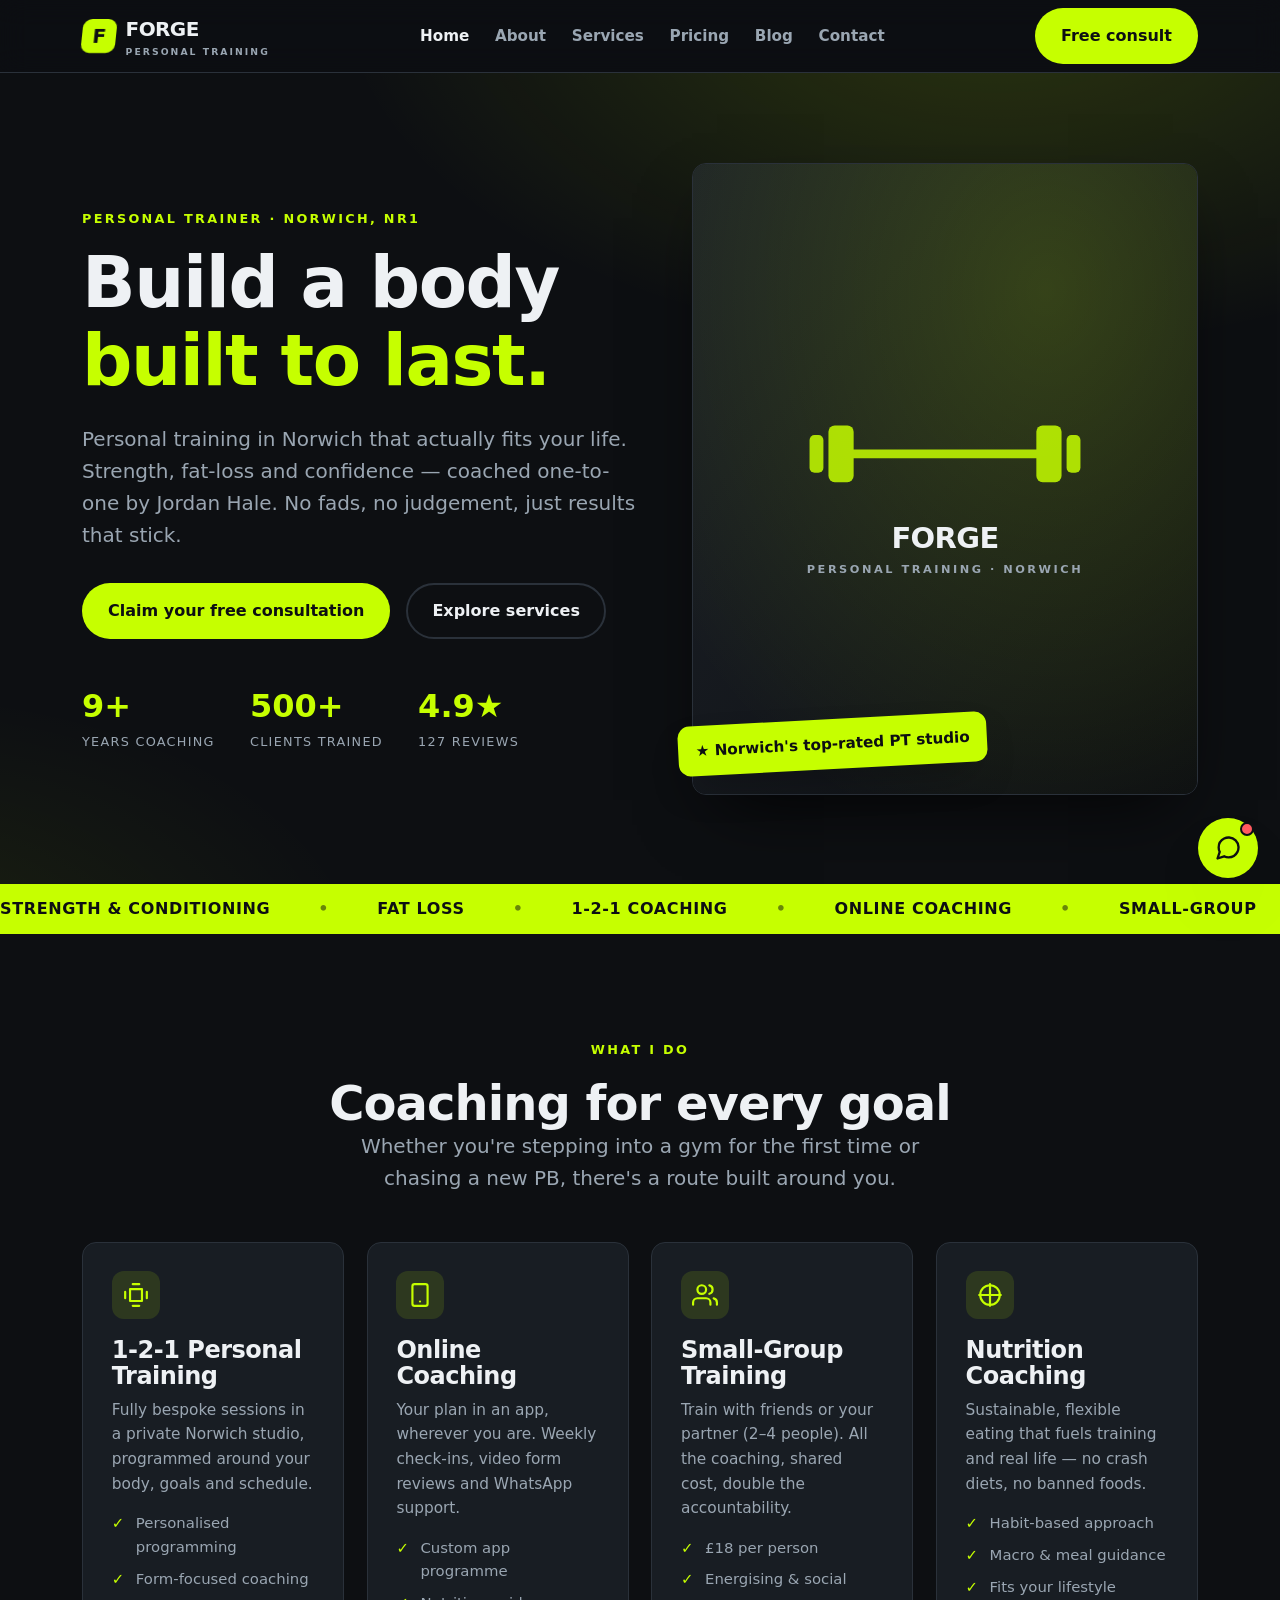
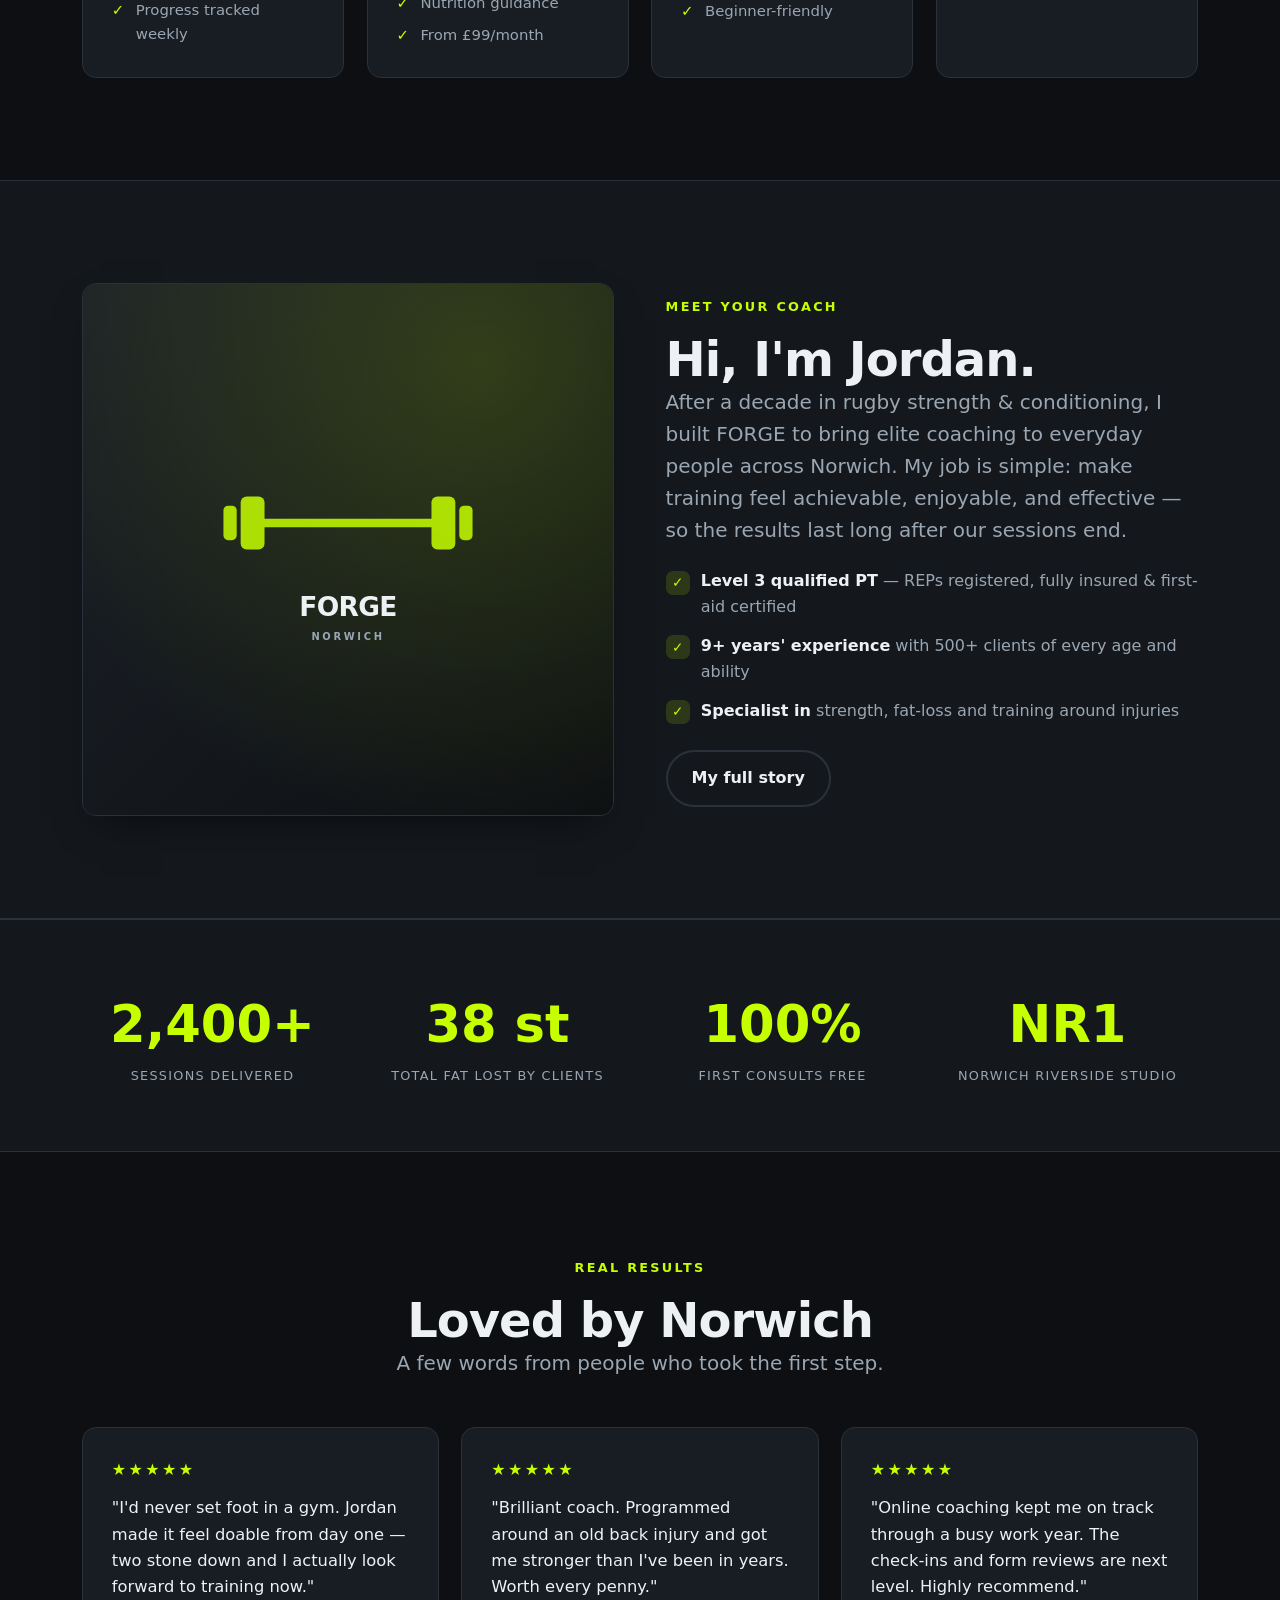
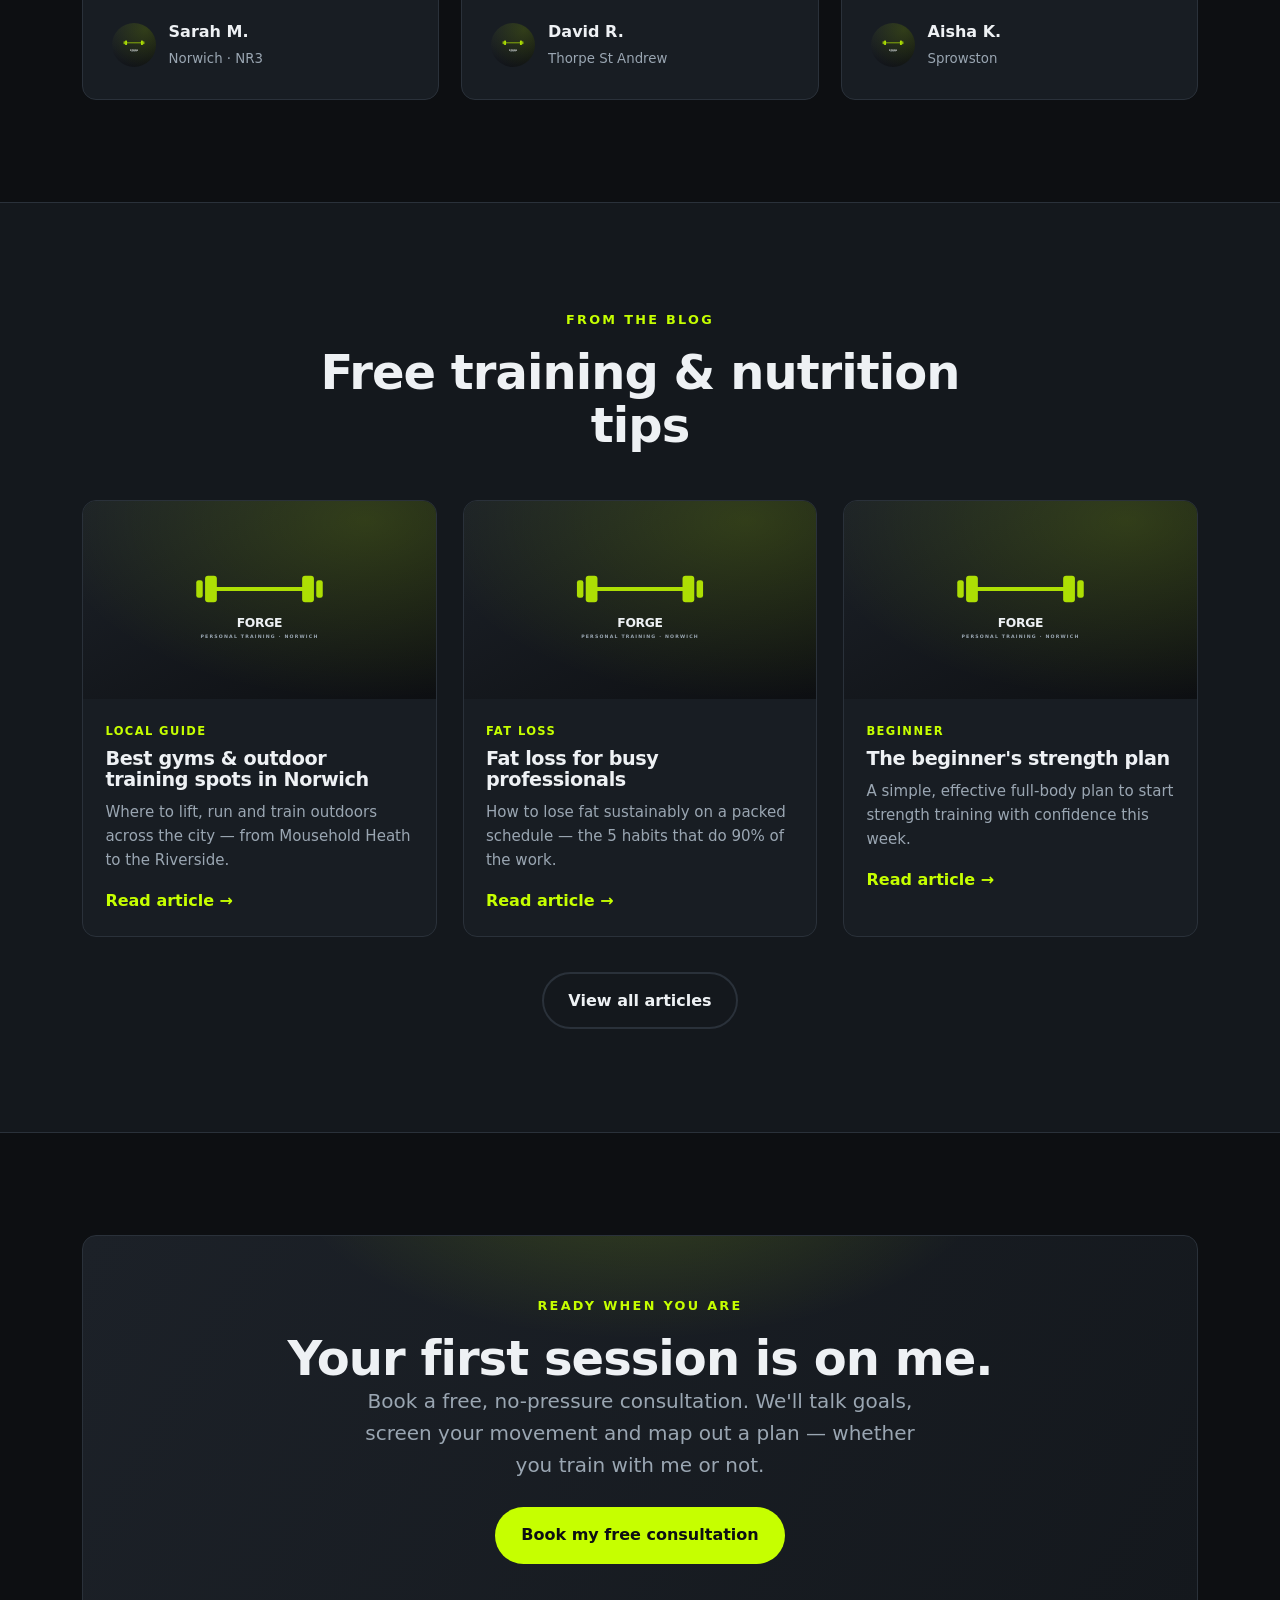
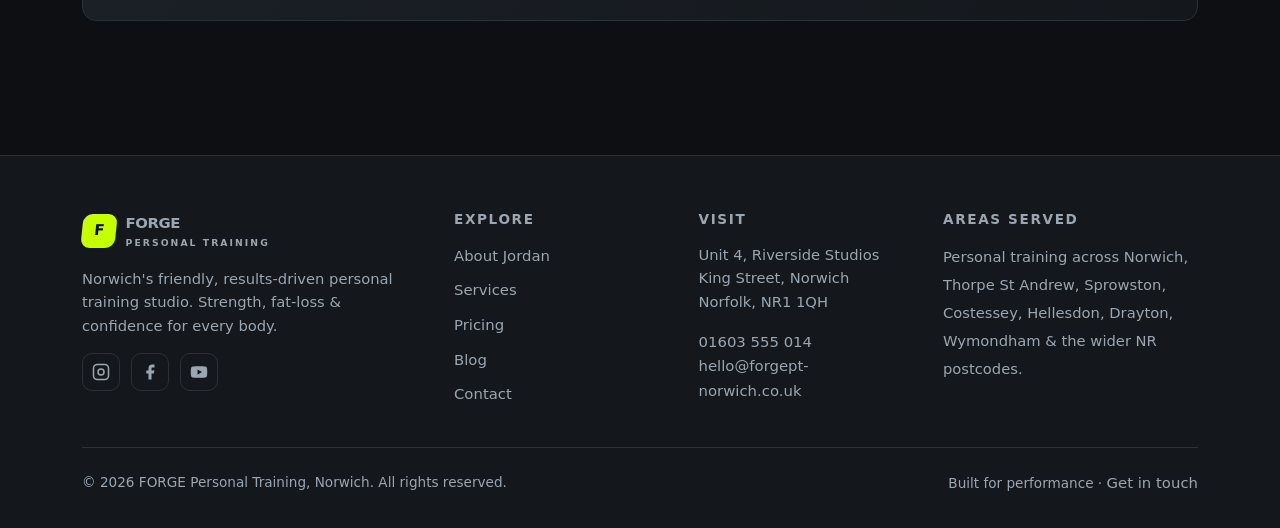
<file: index.html>
<!DOCTYPE html>
<html lang="en-GB">
<head>
<meta charset="UTF-8">
<meta name="viewport" content="width=device-width, initial-scale=1">
<title>Personal Trainer Norwich | FORGE Personal Training — Jordan Hale</title>
<meta name="description" content="FORGE Personal Training — expert personal trainer in Norwich. 1-2-1 coaching, strength &amp; fat-loss, small-group and online coaching. First consultation free. Book today.">
<meta name="keywords" content="personal trainer Norwich, personal training Norwich, gym Norwich, weight loss Norwich, strength coach Norwich, fitness trainer Norwich, online coaching Norwich">
<meta name="author" content="Jordan Hale — FORGE Personal Training">
<link rel="canonical" href="https://www.forgept-norwich.co.uk/">
<meta name="robots" content="index, follow">
<meta name="theme-color" content="#0d0f12">
<meta name="geo.region" content="GB-NFK">
<meta name="geo.placename" content="Norwich">
<meta name="geo.position" content="52.6273;1.2982">
<meta name="ICBM" content="52.6273, 1.2982">

<!-- Open Graph / Twitter -->
<meta property="og:type" content="website">
<meta property="og:site_name" content="FORGE Personal Training">
<meta property="og:title" content="Personal Trainer Norwich | FORGE Personal Training">
<meta property="og:description" content="1-2-1 coaching, strength &amp; fat-loss, small-group and online coaching in Norwich. First consultation free.">
<meta property="og:locale" content="en_GB">
<meta property="og:url" content="https://www.forgept-norwich.co.uk/">
<meta property="og:image" content="https://www.forgept-norwich.co.uk/assets/og-image.svg">
<meta name="twitter:card" content="summary_large_image">
<meta name="twitter:title" content="Personal Trainer Norwich | FORGE Personal Training">
<meta name="twitter:description" content="Strength, fat-loss &amp; online coaching in Norwich. First session free.">
<meta name="twitter:image" content="https://www.forgept-norwich.co.uk/assets/og-image.svg">

<link rel="icon" href="assets/favicon.svg" type="image/svg+xml">
<link rel="manifest" href="site.webmanifest">
<link rel="stylesheet" href="css/styles.css">

<script type="application/ld+json">
{
  "@context": "https://schema.org",
  "@type": "HealthAndBeautyBusiness",
  "additionalType": "https://schema.org/SportsActivityLocation",
  "name": "FORGE Personal Training",
  "image": "https://www.forgept-norwich.co.uk/assets/og-image.svg",
  "@id": "https://www.forgept-norwich.co.uk/#business",
  "url": "https://www.forgept-norwich.co.uk/",
  "telephone": "+44 1603 555014",
  "email": "hello@forgept-norwich.co.uk",
  "priceRange": "££",
  "founder": "Jordan Hale",
  "description": "Personal training studio in Norwich offering 1-2-1 coaching, strength & conditioning, fat-loss, small-group and online coaching.",
  "address": {
    "@type": "PostalAddress",
    "streetAddress": "Unit 4, Riverside Studios, King Street",
    "addressLocality": "Norwich",
    "addressRegion": "Norfolk",
    "postalCode": "NR1 1QH",
    "addressCountry": "GB"
  },
  "geo": { "@type": "GeoCoordinates", "latitude": 52.6273, "longitude": 1.2982 },
  "areaServed": ["Norwich", "Thorpe St Andrew", "Sprowston", "Costessey", "Wymondham"],
  "openingHoursSpecification": [
    { "@type": "OpeningHoursSpecification", "dayOfWeek": ["Monday","Tuesday","Wednesday","Thursday","Friday"], "opens": "06:00", "closes": "20:00" },
    { "@type": "OpeningHoursSpecification", "dayOfWeek": "Saturday", "opens": "07:00", "closes": "13:00" }
  ],
  "sameAs": [
    "https://www.instagram.com/forge.norwich",
    "https://www.facebook.com/forge.norwich"
  ],
  "aggregateRating": { "@type": "AggregateRating", "ratingValue": "4.9", "reviewCount": "127" }
}
</script>
</head>
<body>

<header class="site-header">
  <div class="container nav">
    <a class="brand" href="index.html" aria-label="FORGE Personal Training — home">
      <span class="mark">F</span>
      <span>FORGE<small>PERSONAL TRAINING</small></span>
    </a>
    <nav class="nav-links" id="nav-links" aria-label="Primary navigation">
      <a href="index.html" aria-current="page">Home</a>
      <a href="about.html">About</a>
      <a href="services.html">Services</a>
      <a href="pricing.html">Pricing</a>
      <a href="blog.html">Blog</a>
      <a href="contact.html">Contact</a>
      <a class="btn btn--primary" href="contact.html">Free consult</a>
    </nav>
    <div class="nav-cta">
      <a class="btn btn--primary" href="contact.html">Free consult</a>
      <button class="nav-toggle" aria-label="Toggle menu" aria-expanded="false" aria-controls="nav-links">
        <svg viewBox="0 0 24 24" fill="none" stroke="currentColor" stroke-width="2" stroke-linecap="round"><line x1="3" y1="6" x2="21" y2="6"/><line x1="3" y1="12" x2="21" y2="12"/><line x1="3" y1="18" x2="21" y2="18"/></svg>
      </button>
    </div>
  </div>
</header>

<main>
  <!-- HERO -->
  <section class="hero">
    <div class="container hero__inner">
      <div class="hero__copy">
        <span class="eyebrow">Personal Trainer · Norwich, NR1</span>
        <h1>Build a body <span>built to last.</span></h1>
        <p class="lead">Personal training in Norwich that actually fits your life. Strength, fat-loss and confidence — coached one-to-one by Jordan Hale. No fads, no judgement, just results that stick.</p>
        <div class="hero__cta">
          <a class="btn btn--primary" href="contact.html">Claim your free consultation</a>
          <a class="btn btn--ghost" href="services.html">Explore services</a>
        </div>
        <div class="hero__stats">
          <div><div class="num">9+</div><div class="lbl">Years coaching</div></div>
          <div><div class="num">500+</div><div class="lbl">Clients trained</div></div>
          <div><div class="num">4.9★</div><div class="lbl">127 reviews</div></div>
        </div>
      </div>
      <div class="hero__media">
        <img src="https://images.unsplash.com/photo-1571019613454-1cb2f99b2d8b?auto=format&fit=crop&w=900&q=80"
             onerror="this.onerror=null;this.src='assets/ph-portrait.svg'"
             alt="Personal trainer Jordan Hale coaching a client through a barbell session in a Norwich gym" width="900" height="1125">
        <div class="hero__badge">★ Norwich's top-rated PT studio</div>
      </div>
    </div>
  </section>

  <!-- MARQUEE -->
  <div class="strip" aria-hidden="true">
    <div class="strip__track">
      <span>Strength &amp; Conditioning</span><span>Fat Loss</span><span>1-2-1 Coaching</span><span>Online Coaching</span><span>Small-Group</span><span>Nutrition</span>
      <span>Strength &amp; Conditioning</span><span>Fat Loss</span><span>1-2-1 Coaching</span><span>Online Coaching</span><span>Small-Group</span><span>Nutrition</span>
    </div>
  </div>

  <!-- SERVICES -->
  <section class="section" id="services">
    <div class="container">
      <div class="section-head center reveal">
        <span class="eyebrow">What I do</span>
        <h2>Coaching for every goal</h2>
        <p class="lead">Whether you're stepping into a gym for the first time or chasing a new PB, there's a route built around you.</p>
      </div>
      <div class="cards">
        <article class="card reveal">
          <div class="ic"><svg viewBox="0 0 24 24" fill="none" stroke="currentColor" stroke-width="2" stroke-linecap="round" stroke-linejoin="round"><path d="M6.5 6.5h11v11h-11z"/><path d="M2 9v6M22 9v6M9 2h6M9 22h6"/></svg></div>
          <h3>1-2-1 Personal Training</h3>
          <p>Fully bespoke sessions in a private Norwich studio, programmed around your body, goals and schedule.</p>
          <ul><li>Personalised programming</li><li>Form-focused coaching</li><li>Progress tracked weekly</li></ul>
        </article>
        <article class="card reveal">
          <div class="ic"><svg viewBox="0 0 24 24" fill="none" stroke="currentColor" stroke-width="2" stroke-linecap="round" stroke-linejoin="round"><rect x="5" y="2" width="14" height="20" rx="2"/><line x1="12" y1="18" x2="12" y2="18"/></svg></div>
          <h3>Online Coaching</h3>
          <p>Your plan in an app, wherever you are. Weekly check-ins, video form reviews and WhatsApp support.</p>
          <ul><li>Custom app programme</li><li>Nutrition guidance</li><li>From £99/month</li></ul>
        </article>
        <article class="card reveal">
          <div class="ic"><svg viewBox="0 0 24 24" fill="none" stroke="currentColor" stroke-width="2" stroke-linecap="round" stroke-linejoin="round"><path d="M17 21v-2a4 4 0 0 0-4-4H5a4 4 0 0 0-4 4v2"/><circle cx="9" cy="7" r="4"/><path d="M23 21v-2a4 4 0 0 0-3-3.87M16 3.13a4 4 0 0 1 0 7.75"/></svg></div>
          <h3>Small-Group Training</h3>
          <p>Train with friends or your partner (2–4 people). All the coaching, shared cost, double the accountability.</p>
          <ul><li>£18 per person</li><li>Energising &amp; social</li><li>Beginner-friendly</li></ul>
        </article>
        <article class="card reveal">
          <div class="ic"><svg viewBox="0 0 24 24" fill="none" stroke="currentColor" stroke-width="2" stroke-linecap="round" stroke-linejoin="round"><path d="M12 2v20M2 12h20"/><circle cx="12" cy="12" r="9"/></svg></div>
          <h3>Nutrition Coaching</h3>
          <p>Sustainable, flexible eating that fuels training and real life — no crash diets, no banned foods.</p>
          <ul><li>Habit-based approach</li><li>Macro &amp; meal guidance</li><li>Fits your lifestyle</li></ul>
        </article>
      </div>
    </div>
  </section>

  <!-- ABOUT SPLIT -->
  <section class="section" style="background:var(--bg-2);border-block:1px solid var(--line)">
    <div class="container split">
      <div class="split__media reveal">
        <img src="https://images.unsplash.com/photo-1594737625785-a6cbdabd333c?auto=format&fit=crop&w=800&q=80"
             onerror="this.onerror=null;this.src='assets/ph-square.svg'"
             alt="Jordan Hale, personal trainer in Norwich, demonstrating a kettlebell exercise" width="800" height="800">
      </div>
      <div class="reveal">
        <span class="eyebrow">Meet your coach</span>
        <h2>Hi, I'm Jordan.</h2>
        <p class="lead">After a decade in rugby strength &amp; conditioning, I built FORGE to bring elite coaching to everyday people across Norwich. My job is simple: make training feel achievable, enjoyable, and effective — so the results last long after our sessions end.</p>
        <ul class="checklist">
          <li><span class="tick">✓</span><span><b>Level 3 qualified PT</b> — REPs registered, fully insured &amp; first-aid certified</span></li>
          <li><span class="tick">✓</span><span><b>9+ years' experience</b> with 500+ clients of every age and ability</span></li>
          <li><span class="tick">✓</span><span><b>Specialist in</b> strength, fat-loss and training around injuries</span></li>
        </ul>
        <a class="btn btn--ghost" href="about.html" style="margin-top:1.6rem">My full story</a>
      </div>
    </div>
  </section>

  <!-- STATS BAND -->
  <section class="band section--tight">
    <div class="container grid">
      <div class="reveal"><div class="num">2,400+</div><div class="lbl">Sessions delivered</div></div>
      <div class="reveal"><div class="num">38 st</div><div class="lbl">Total fat lost by clients</div></div>
      <div class="reveal"><div class="num">100%</div><div class="lbl">First consults free</div></div>
      <div class="reveal"><div class="num">NR1</div><div class="lbl">Norwich Riverside studio</div></div>
    </div>
  </section>

  <!-- REVIEWS -->
  <section class="section" id="reviews">
    <div class="container">
      <div class="section-head center reveal">
        <span class="eyebrow">Real results</span>
        <h2>Loved by Norwich</h2>
        <p class="lead">A few words from people who took the first step.</p>
      </div>
      <div class="quotes">
        <figure class="quote reveal">
          <div class="stars" aria-label="5 out of 5 stars">★★★★★</div>
          <blockquote><p>"I'd never set foot in a gym. Jordan made it feel doable from day one — two stone down and I actually look forward to training now."</p></blockquote>
          <figcaption class="who">
            <img src="https://images.unsplash.com/photo-1494790108377-be9c29b29330?auto=format&fit=crop&w=120&q=80" onerror="this.onerror=null;this.src='assets/ph-square.svg'" alt="Portrait of client Sarah M." width="44" height="44">
            <span><b>Sarah M.</b><small>Norwich · NR3</small></span>
          </figcaption>
        </figure>
        <figure class="quote reveal">
          <div class="stars" aria-label="5 out of 5 stars">★★★★★</div>
          <blockquote><p>"Brilliant coach. Programmed around an old back injury and got me stronger than I've been in years. Worth every penny."</p></blockquote>
          <figcaption class="who">
            <img src="https://images.unsplash.com/photo-1500648767791-00dcc994a43e?auto=format&fit=crop&w=120&q=80" onerror="this.onerror=null;this.src='assets/ph-square.svg'" alt="Portrait of client David R." width="44" height="44">
            <span><b>David R.</b><small>Thorpe St Andrew</small></span>
          </figcaption>
        </figure>
        <figure class="quote reveal">
          <div class="stars" aria-label="5 out of 5 stars">★★★★★</div>
          <blockquote><p>"Online coaching kept me on track through a busy work year. The check-ins and form reviews are next level. Highly recommend."</p></blockquote>
          <figcaption class="who">
            <img src="https://images.unsplash.com/photo-1438761681033-6461ffad8d80?auto=format&fit=crop&w=120&q=80" onerror="this.onerror=null;this.src='assets/ph-square.svg'" alt="Portrait of client Aisha K." width="44" height="44">
            <span><b>Aisha K.</b><small>Sprowston</small></span>
          </figcaption>
        </figure>
      </div>
    </div>
  </section>

  <!-- BLOG PREVIEW -->
  <section class="section" style="background:var(--bg-2);border-block:1px solid var(--line)">
    <div class="container">
      <div class="section-head center reveal">
        <span class="eyebrow">From the blog</span>
        <h2>Free training &amp; nutrition tips</h2>
      </div>
      <div class="posts">
        <article class="post-card reveal">
          <img src="https://images.unsplash.com/photo-1517836357463-d25dfeac3438?auto=format&fit=crop&w=700&q=80" onerror="this.onerror=null;this.src='assets/ph-landscape.svg'" alt="Barbell on a gym floor in Norwich" width="700" height="394">
          <div class="body">
            <span class="tag">Local guide</span>
            <h3>Best gyms &amp; outdoor training spots in Norwich</h3>
            <p>Where to lift, run and train outdoors across the city — from Mousehold Heath to the Riverside.</p>
            <a class="read-more" href="blog/best-gyms-norwich.html">Read article →</a>
          </div>
        </article>
        <article class="post-card reveal">
          <img src="https://images.unsplash.com/photo-1490645935967-10de6ba17061?auto=format&fit=crop&w=700&q=80" onerror="this.onerror=null;this.src='assets/ph-landscape.svg'" alt="Healthy meal prep containers" width="700" height="394">
          <div class="body">
            <span class="tag">Fat loss</span>
            <h3>Fat loss for busy professionals</h3>
            <p>How to lose fat sustainably on a packed schedule — the 5 habits that do 90% of the work.</p>
            <a class="read-more" href="blog/fat-loss-busy-professionals.html">Read article →</a>
          </div>
        </article>
        <article class="post-card reveal">
          <img src="https://images.unsplash.com/photo-1534438327276-14e5300c3a48?auto=format&fit=crop&w=700&q=80" onerror="this.onerror=null;this.src='assets/ph-landscape.svg'" alt="Beginner lifting dumbbells with a coach" width="700" height="394">
          <div class="body">
            <span class="tag">Beginner</span>
            <h3>The beginner's strength plan</h3>
            <p>A simple, effective full-body plan to start strength training with confidence this week.</p>
            <a class="read-more" href="blog/beginners-strength-plan.html">Read article →</a>
          </div>
        </article>
      </div>
      <div class="center" style="margin-top:2.2rem">
        <a class="btn btn--ghost" href="blog.html">View all articles</a>
      </div>
    </div>
  </section>

  <!-- CTA -->
  <section class="section">
    <div class="container">
      <div class="cta-band reveal">
        <span class="eyebrow">Ready when you are</span>
        <h2>Your first session is on me.</h2>
        <p class="lead" style="max-width:46ch;margin-inline:auto">Book a free, no-pressure consultation. We'll talk goals, screen your movement and map out a plan — whether you train with me or not.</p>
        <a class="btn btn--primary" href="contact.html">Book my free consultation</a>
      </div>
    </div>
  </section>
</main>

<!-- FOOTER -->
<footer class="site-footer">
  <div class="container">
    <div class="footer-grid">
      <div>
        <a class="brand" href="index.html" aria-label="FORGE Personal Training — home"><span class="mark">F</span><span>FORGE<small>PERSONAL TRAINING</small></span></a>
        <p style="margin-top:1rem;max-width:34ch">Norwich's friendly, results-driven personal training studio. Strength, fat-loss &amp; confidence for every body.</p>
        <div class="socials">
          <a href="https://www.instagram.com/forge.norwich" aria-label="Instagram"><svg viewBox="0 0 24 24" fill="none" stroke="currentColor" stroke-width="2"><rect x="2" y="2" width="20" height="20" rx="5"/><circle cx="12" cy="12" r="4"/><line x1="17.5" y1="6.5" x2="17.5" y2="6.5"/></svg></a>
          <a href="https://www.facebook.com/forge.norwich" aria-label="Facebook"><svg viewBox="0 0 24 24" fill="currentColor"><path d="M18 2h-3a5 5 0 0 0-5 5v3H7v4h3v8h4v-8h3l1-4h-4V7a1 1 0 0 1 1-1h3z"/></svg></a>
          <a href="https://www.youtube.com/@forge.norwich" aria-label="YouTube"><svg viewBox="0 0 24 24" fill="currentColor"><path d="M23 12s0-3.5-.45-5.18a2.78 2.78 0 0 0-1.95-2C18.88 4.33 12 4.33 12 4.33s-6.88 0-8.6.49a2.78 2.78 0 0 0-1.95 2A29 29 0 0 0 1 12a29 29 0 0 0 .45 5.18 2.78 2.78 0 0 0 1.95 2c1.72.49 8.6.49 8.6.49s6.88 0 8.6-.49a2.78 2.78 0 0 0 1.95-2C23 15.5 23 12 23 12zM10 15.5v-7l6 3.5z"/></svg></a>
        </div>
      </div>
      <div>
        <h4>Explore</h4>
        <ul>
          <li><a href="about.html">About Jordan</a></li>
          <li><a href="services.html">Services</a></li>
          <li><a href="pricing.html">Pricing</a></li>
          <li><a href="blog.html">Blog</a></li>
          <li><a href="contact.html">Contact</a></li>
        </ul>
      </div>
      <div>
        <h4>Visit</h4>
        <p>Unit 4, Riverside Studios<br>King Street, Norwich<br>Norfolk, NR1 1QH</p>
        <p style="margin-top:1rem"><a href="tel:+441603555014">01603 555 014</a><br><a href="mailto:hello@forgept-norwich.co.uk">hello@forgept-norwich.co.uk</a></p>
      </div>
      <div>
        <h4>Areas served</h4>
        <p class="areas">Personal training across Norwich, Thorpe St Andrew, Sprowston, Costessey, Hellesdon, Drayton, Wymondham &amp; the wider NR postcodes.</p>
      </div>
    </div>
    <div class="footer-bottom">
      <span>© <span data-year>2026</span> FORGE Personal Training, Norwich. All rights reserved.</span>
      <span>Built for performance · <a href="contact.html">Get in touch</a></span>
    </div>
  </div>
</footer>

<script src="js/main.js"></script>
<script src="js/chatbot.js"></script>
</body>
</html>
</file>
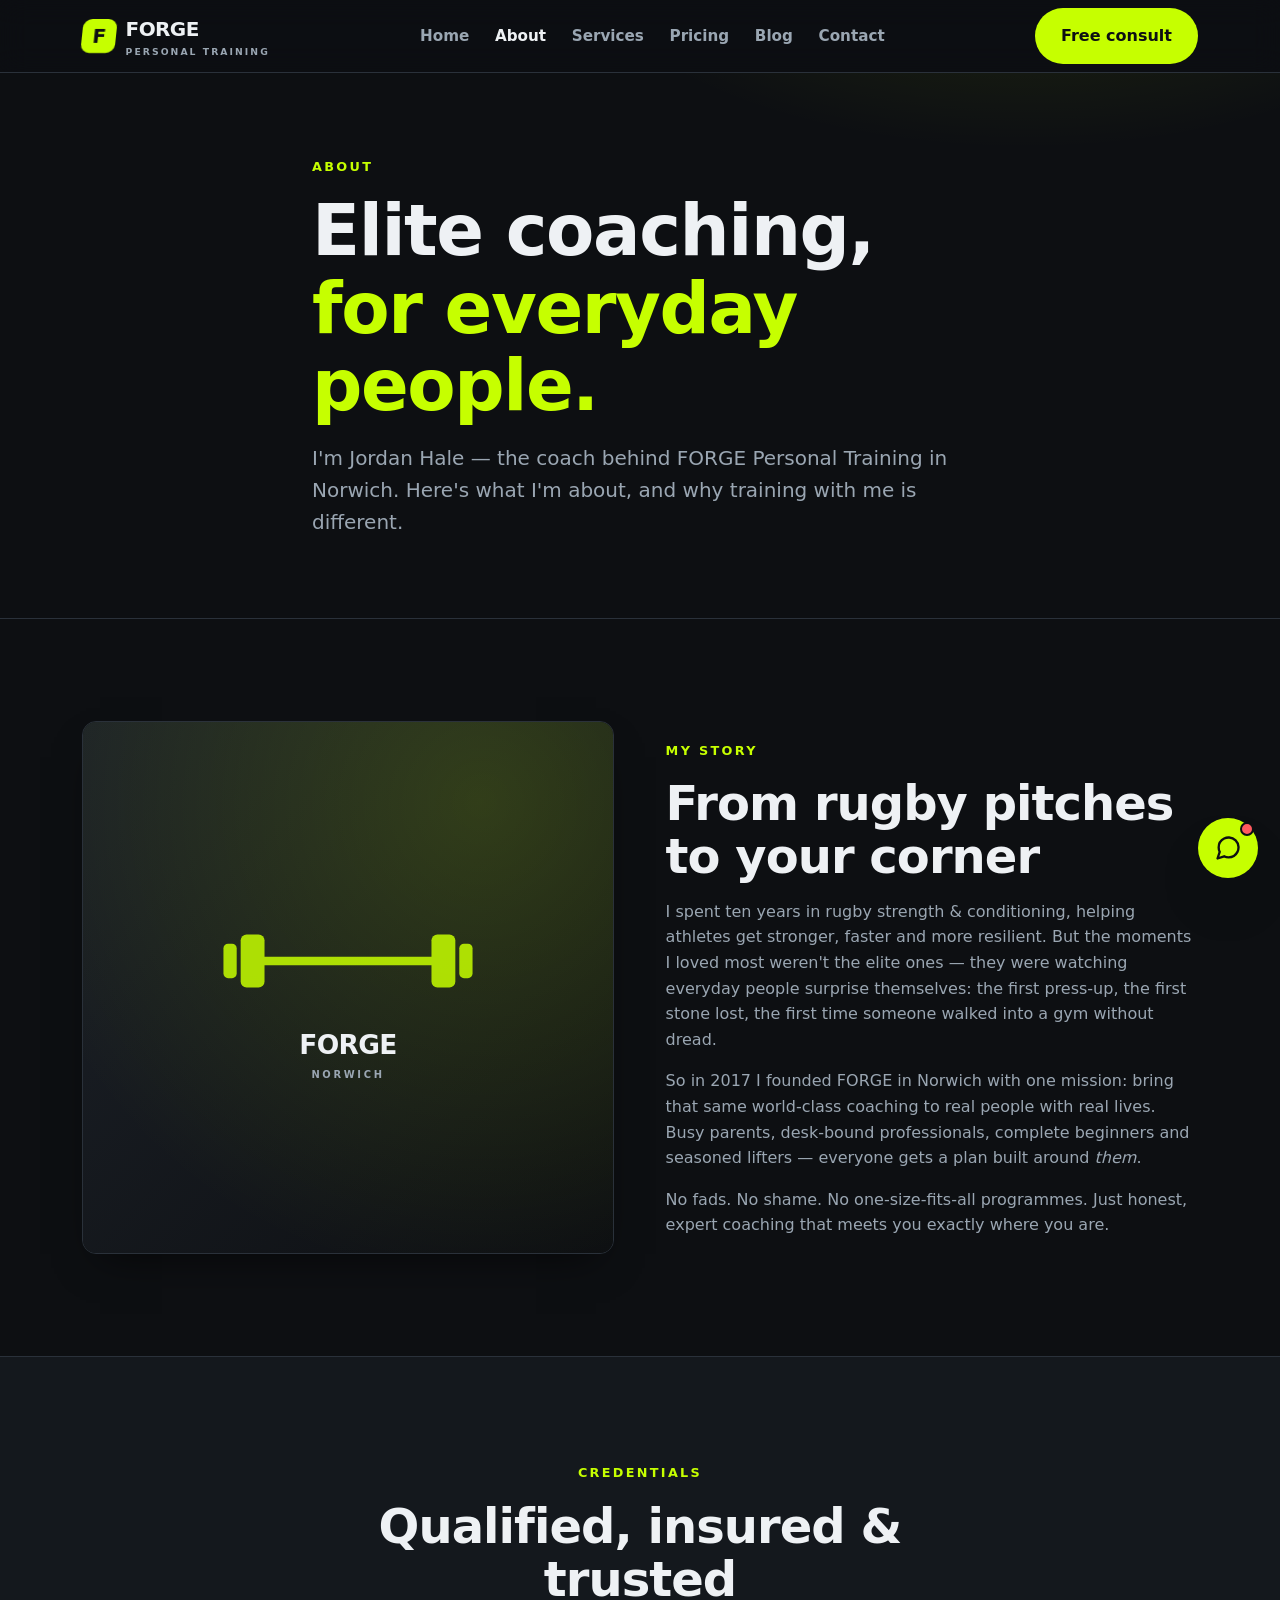
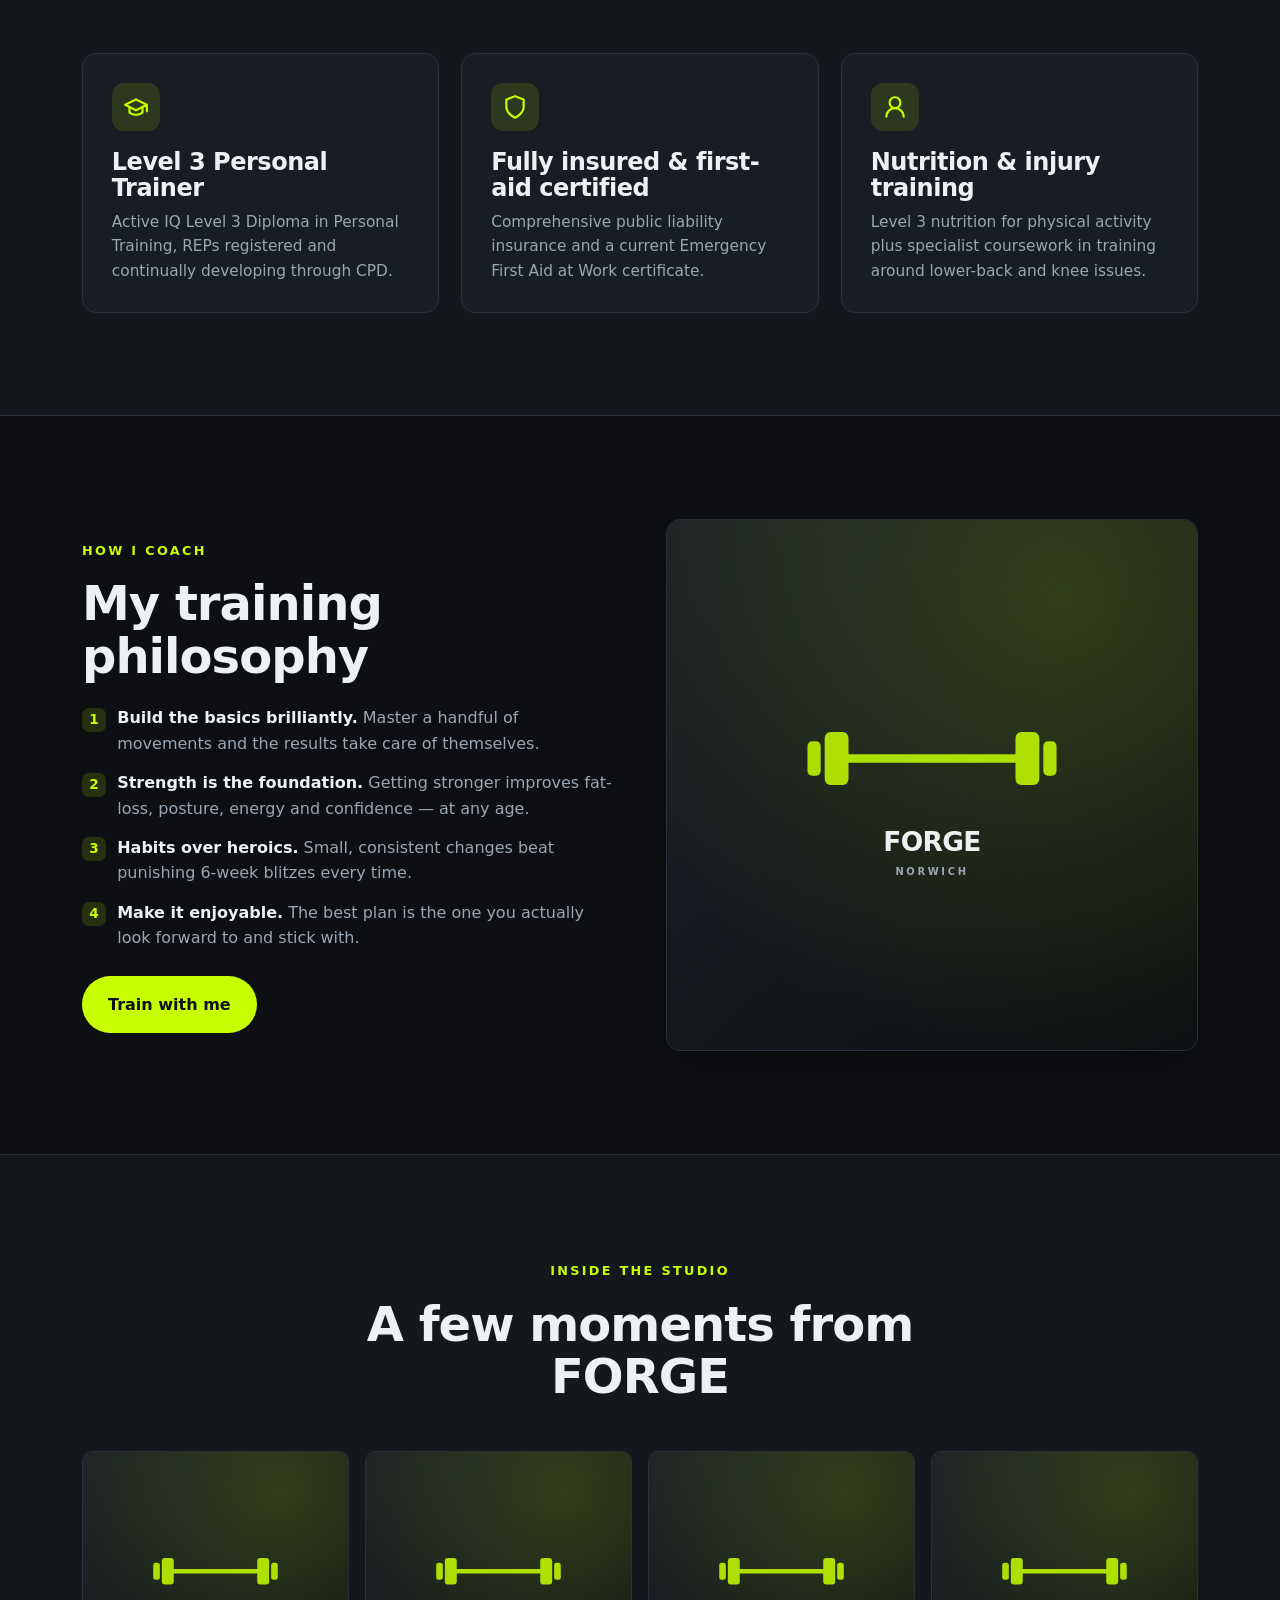
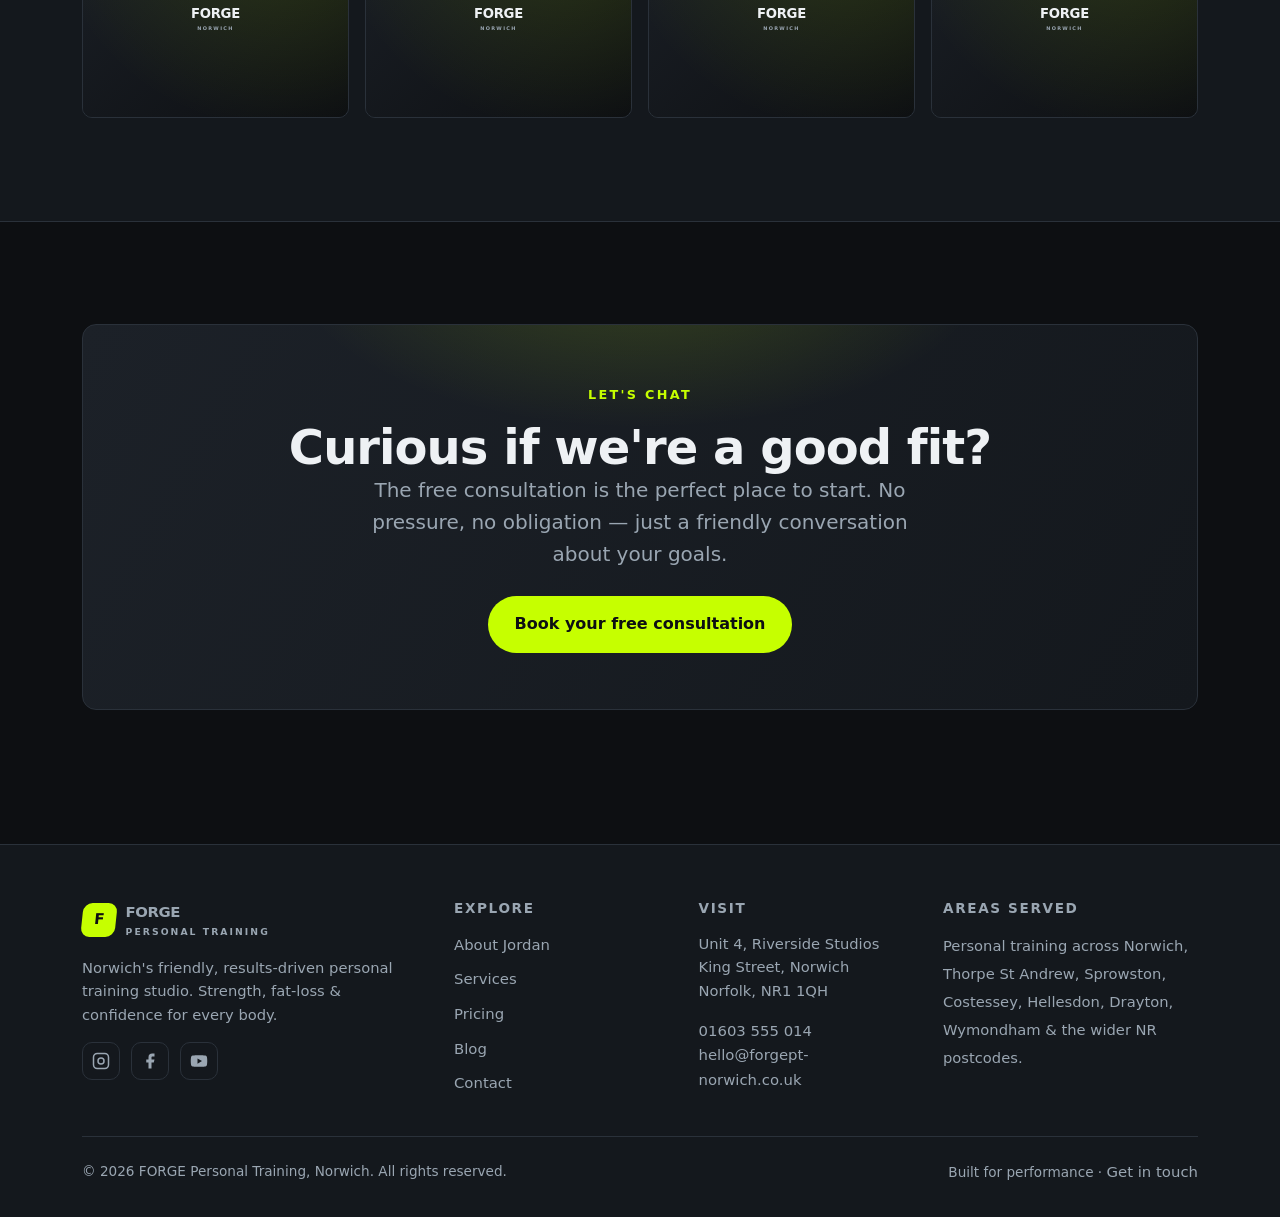
<file: about.html>
<!DOCTYPE html>
<html lang="en-GB">
<head>
<meta charset="UTF-8">
<meta name="viewport" content="width=device-width, initial-scale=1">
<title>About Jordan Hale | Personal Trainer in Norwich | FORGE</title>
<meta name="description" content="Meet Jordan Hale — Level 3 qualified personal trainer in Norwich with 9+ years' experience in strength, fat-loss and coaching around injuries. The story behind FORGE.">
<meta name="keywords" content="personal trainer Norwich, Jordan Hale, qualified PT Norwich, strength coach Norwich, about FORGE personal training">
<link rel="canonical" href="https://www.forgept-norwich.co.uk/about.html">
<meta name="robots" content="index, follow">
<meta name="theme-color" content="#0d0f12">
<meta property="og:type" content="profile">
<meta property="og:title" content="About Jordan Hale | Personal Trainer in Norwich">
<meta property="og:description" content="Level 3 qualified personal trainer in Norwich. 9+ years, 500+ clients, specialist in strength and fat-loss.">
<meta property="og:url" content="https://www.forgept-norwich.co.uk/about.html">
<meta property="og:image" content="https://www.forgept-norwich.co.uk/assets/og-image.svg">
<meta name="twitter:card" content="summary_large_image">
<link rel="icon" href="assets/favicon.svg" type="image/svg+xml">
<link rel="manifest" href="site.webmanifest">
<link rel="stylesheet" href="css/styles.css">
<script type="application/ld+json">
{
  "@context": "https://schema.org",
  "@type": "Person",
  "name": "Jordan Hale",
  "jobTitle": "Personal Trainer",
  "worksFor": { "@type": "HealthAndBeautyBusiness", "name": "FORGE Personal Training", "url": "https://www.forgept-norwich.co.uk/" },
  "address": { "@type": "PostalAddress", "addressLocality": "Norwich", "addressRegion": "Norfolk", "addressCountry": "GB" },
  "knowsAbout": ["Personal Training","Strength and Conditioning","Fat Loss","Nutrition Coaching"],
  "image": "https://www.forgept-norwich.co.uk/assets/og-image.svg"
}
</script>
</head>
<body>

<header class="site-header">
  <div class="container nav">
    <a class="brand" href="index.html" aria-label="FORGE Personal Training — home"><span class="mark">F</span><span>FORGE<small>PERSONAL TRAINING</small></span></a>
    <nav class="nav-links" id="nav-links" aria-label="Primary navigation">
      <a href="index.html">Home</a>
      <a href="about.html" aria-current="page">About</a>
      <a href="services.html">Services</a>
      <a href="pricing.html">Pricing</a>
      <a href="blog.html">Blog</a>
      <a href="contact.html">Contact</a>
      <a class="btn btn--primary" href="contact.html">Free consult</a>
    </nav>
    <div class="nav-cta">
      <a class="btn btn--primary" href="contact.html">Free consult</a>
      <button class="nav-toggle" aria-label="Toggle menu" aria-expanded="false" aria-controls="nav-links">
        <svg viewBox="0 0 24 24" fill="none" stroke="currentColor" stroke-width="2" stroke-linecap="round"><line x1="3" y1="6" x2="21" y2="6"/><line x1="3" y1="12" x2="21" y2="12"/><line x1="3" y1="18" x2="21" y2="18"/></svg>
      </button>
    </div>
  </div>
</header>

<main>
  <section class="page-hero">
    <div class="container page-hero__inner">
      <span class="eyebrow">About</span>
      <h1>Elite coaching, <span class="accent">for everyday people.</span></h1>
      <p class="lead">I'm Jordan Hale — the coach behind FORGE Personal Training in Norwich. Here's what I'm about, and why training with me is different.</p>
    </div>
  </section>

  <section class="section">
    <div class="container split">
      <div class="split__media reveal">
        <img src="https://images.unsplash.com/photo-1583454110551-21f2fa2afe61?auto=format&fit=crop&w=800&q=80"
             onerror="this.onerror=null;this.src='assets/ph-square.svg'"
             alt="Jordan Hale, personal trainer, smiling in his Norwich studio" width="800" height="800">
      </div>
      <div class="reveal">
        <span class="eyebrow">My story</span>
        <h2>From rugby pitches to your corner</h2>
        <p class="muted" style="margin-top:1rem">I spent ten years in rugby strength &amp; conditioning, helping athletes get stronger, faster and more resilient. But the moments I loved most weren't the elite ones — they were watching everyday people surprise themselves: the first press-up, the first stone lost, the first time someone walked into a gym without dread.</p>
        <p class="muted" style="margin-top:1rem">So in 2017 I founded FORGE in Norwich with one mission: bring that same world-class coaching to real people with real lives. Busy parents, desk-bound professionals, complete beginners and seasoned lifters — everyone gets a plan built around <em>them</em>.</p>
        <p class="muted" style="margin-top:1rem">No fads. No shame. No one-size-fits-all programmes. Just honest, expert coaching that meets you exactly where you are.</p>
      </div>
    </div>
  </section>

  <section class="section" style="background:var(--bg-2);border-block:1px solid var(--line)">
    <div class="container">
      <div class="section-head center reveal">
        <span class="eyebrow">Credentials</span>
        <h2>Qualified, insured &amp; trusted</h2>
      </div>
      <div class="cards">
        <div class="card reveal"><div class="ic"><svg viewBox="0 0 24 24" fill="none" stroke="currentColor" stroke-width="2" stroke-linecap="round" stroke-linejoin="round"><path d="M22 10v6M2 10l10-5 10 5-10 5z"/><path d="M6 12v5c3 3 9 3 12 0v-5"/></svg></div><h3>Level 3 Personal Trainer</h3><p>Active IQ Level 3 Diploma in Personal Training, REPs registered and continually developing through CPD.</p></div>
        <div class="card reveal"><div class="ic"><svg viewBox="0 0 24 24" fill="none" stroke="currentColor" stroke-width="2" stroke-linecap="round" stroke-linejoin="round"><path d="M12 22s8-4 8-10V5l-8-3-8 3v7c0 6 8 10 8 10z"/></svg></div><h3>Fully insured &amp; first-aid certified</h3><p>Comprehensive public liability insurance and a current Emergency First Aid at Work certificate.</p></div>
        <div class="card reveal"><div class="ic"><svg viewBox="0 0 24 24" fill="none" stroke="currentColor" stroke-width="2" stroke-linecap="round" stroke-linejoin="round"><circle cx="12" cy="8" r="5"/><path d="M20 21a8 8 0 0 0-16 0"/></svg></div><h3>Nutrition &amp; injury training</h3><p>Level 3 nutrition for physical activity plus specialist coursework in training around lower-back and knee issues.</p></div>
      </div>
    </div>
  </section>

  <section class="section">
    <div class="container split split--reverse">
      <div class="split__media reveal">
        <img src="https://images.unsplash.com/photo-1599058917212-d750089bc07e?auto=format&fit=crop&w=800&q=80"
             onerror="this.onerror=null;this.src='assets/ph-square.svg'"
             alt="Coaching a strength session with kettlebells in Norwich" width="800" height="800">
      </div>
      <div class="reveal">
        <span class="eyebrow">How I coach</span>
        <h2>My training philosophy</h2>
        <ul class="checklist">
          <li><span class="tick">1</span><span><b>Build the basics brilliantly.</b> Master a handful of movements and the results take care of themselves.</span></li>
          <li><span class="tick">2</span><span><b>Strength is the foundation.</b> Getting stronger improves fat-loss, posture, energy and confidence — at any age.</span></li>
          <li><span class="tick">3</span><span><b>Habits over heroics.</b> Small, consistent changes beat punishing 6-week blitzes every time.</span></li>
          <li><span class="tick">4</span><span><b>Make it enjoyable.</b> The best plan is the one you actually look forward to and stick with.</span></li>
        </ul>
        <a class="btn btn--primary" href="contact.html" style="margin-top:1.6rem">Train with me</a>
      </div>
    </div>
  </section>

  <section class="section" style="background:var(--bg-2);border-block:1px solid var(--line)">
    <div class="container">
      <div class="section-head center reveal">
        <span class="eyebrow">Inside the studio</span>
        <h2>A few moments from FORGE</h2>
      </div>
      <div class="gallery">
        <img class="reveal" src="https://images.unsplash.com/photo-1581009146145-b5ef050c2e1e?auto=format&fit=crop&w=500&q=80" onerror="this.onerror=null;this.src='assets/ph-square.svg'" alt="Client performing a deadlift" width="500" height="500">
        <img class="reveal" src="https://images.unsplash.com/photo-1574680096145-d05b474e2155?auto=format&fit=crop&w=500&q=80" onerror="this.onerror=null;this.src='assets/ph-square.svg'" alt="Kettlebell training session" width="500" height="500">
        <img class="reveal" src="https://images.unsplash.com/photo-1554344728-77cf90d9ed26?auto=format&fit=crop&w=500&q=80" onerror="this.onerror=null;this.src='assets/ph-square.svg'" alt="Dumbbell rack in the studio" width="500" height="500">
        <img class="reveal" src="https://images.unsplash.com/photo-1538805060514-97d9cc17730c?auto=format&fit=crop&w=500&q=80" onerror="this.onerror=null;this.src='assets/ph-square.svg'" alt="Coaching a squat" width="500" height="500">
      </div>
    </div>
  </section>

  <section class="section">
    <div class="container">
      <div class="cta-band reveal">
        <span class="eyebrow">Let's chat</span>
        <h2>Curious if we're a good fit?</h2>
        <p class="lead" style="max-width:46ch;margin-inline:auto">The free consultation is the perfect place to start. No pressure, no obligation — just a friendly conversation about your goals.</p>
        <a class="btn btn--primary" href="contact.html">Book your free consultation</a>
      </div>
    </div>
  </section>
</main>

<footer class="site-footer">
  <div class="container">
    <div class="footer-grid">
      <div>
        <a class="brand" href="index.html" aria-label="FORGE Personal Training — home"><span class="mark">F</span><span>FORGE<small>PERSONAL TRAINING</small></span></a>
        <p style="margin-top:1rem;max-width:34ch">Norwich's friendly, results-driven personal training studio. Strength, fat-loss &amp; confidence for every body.</p>
        <div class="socials">
          <a href="https://www.instagram.com/forge.norwich" aria-label="Instagram"><svg viewBox="0 0 24 24" fill="none" stroke="currentColor" stroke-width="2"><rect x="2" y="2" width="20" height="20" rx="5"/><circle cx="12" cy="12" r="4"/><line x1="17.5" y1="6.5" x2="17.5" y2="6.5"/></svg></a>
          <a href="https://www.facebook.com/forge.norwich" aria-label="Facebook"><svg viewBox="0 0 24 24" fill="currentColor"><path d="M18 2h-3a5 5 0 0 0-5 5v3H7v4h3v8h4v-8h3l1-4h-4V7a1 1 0 0 1 1-1h3z"/></svg></a>
          <a href="https://www.youtube.com/@forge.norwich" aria-label="YouTube"><svg viewBox="0 0 24 24" fill="currentColor"><path d="M23 12s0-3.5-.45-5.18a2.78 2.78 0 0 0-1.95-2C18.88 4.33 12 4.33 12 4.33s-6.88 0-8.6.49a2.78 2.78 0 0 0-1.95 2A29 29 0 0 0 1 12a29 29 0 0 0 .45 5.18 2.78 2.78 0 0 0 1.95 2c1.72.49 8.6.49 8.6.49s6.88 0 8.6-.49a2.78 2.78 0 0 0 1.95-2C23 15.5 23 12 23 12zM10 15.5v-7l6 3.5z"/></svg></a>
        </div>
      </div>
      <div><h4>Explore</h4><ul><li><a href="about.html">About Jordan</a></li><li><a href="services.html">Services</a></li><li><a href="pricing.html">Pricing</a></li><li><a href="blog.html">Blog</a></li><li><a href="contact.html">Contact</a></li></ul></div>
      <div><h4>Visit</h4><p>Unit 4, Riverside Studios<br>King Street, Norwich<br>Norfolk, NR1 1QH</p><p style="margin-top:1rem"><a href="tel:+441603555014">01603 555 014</a><br><a href="mailto:hello@forgept-norwich.co.uk">hello@forgept-norwich.co.uk</a></p></div>
      <div><h4>Areas served</h4><p class="areas">Personal training across Norwich, Thorpe St Andrew, Sprowston, Costessey, Hellesdon, Drayton, Wymondham &amp; the wider NR postcodes.</p></div>
    </div>
    <div class="footer-bottom">
      <span>© <span data-year>2026</span> FORGE Personal Training, Norwich. All rights reserved.</span>
      <span>Built for performance · <a href="contact.html">Get in touch</a></span>
    </div>
  </div>
</footer>

<script src="js/main.js"></script>
<script src="js/chatbot.js"></script>
</body>
</html>
</file>
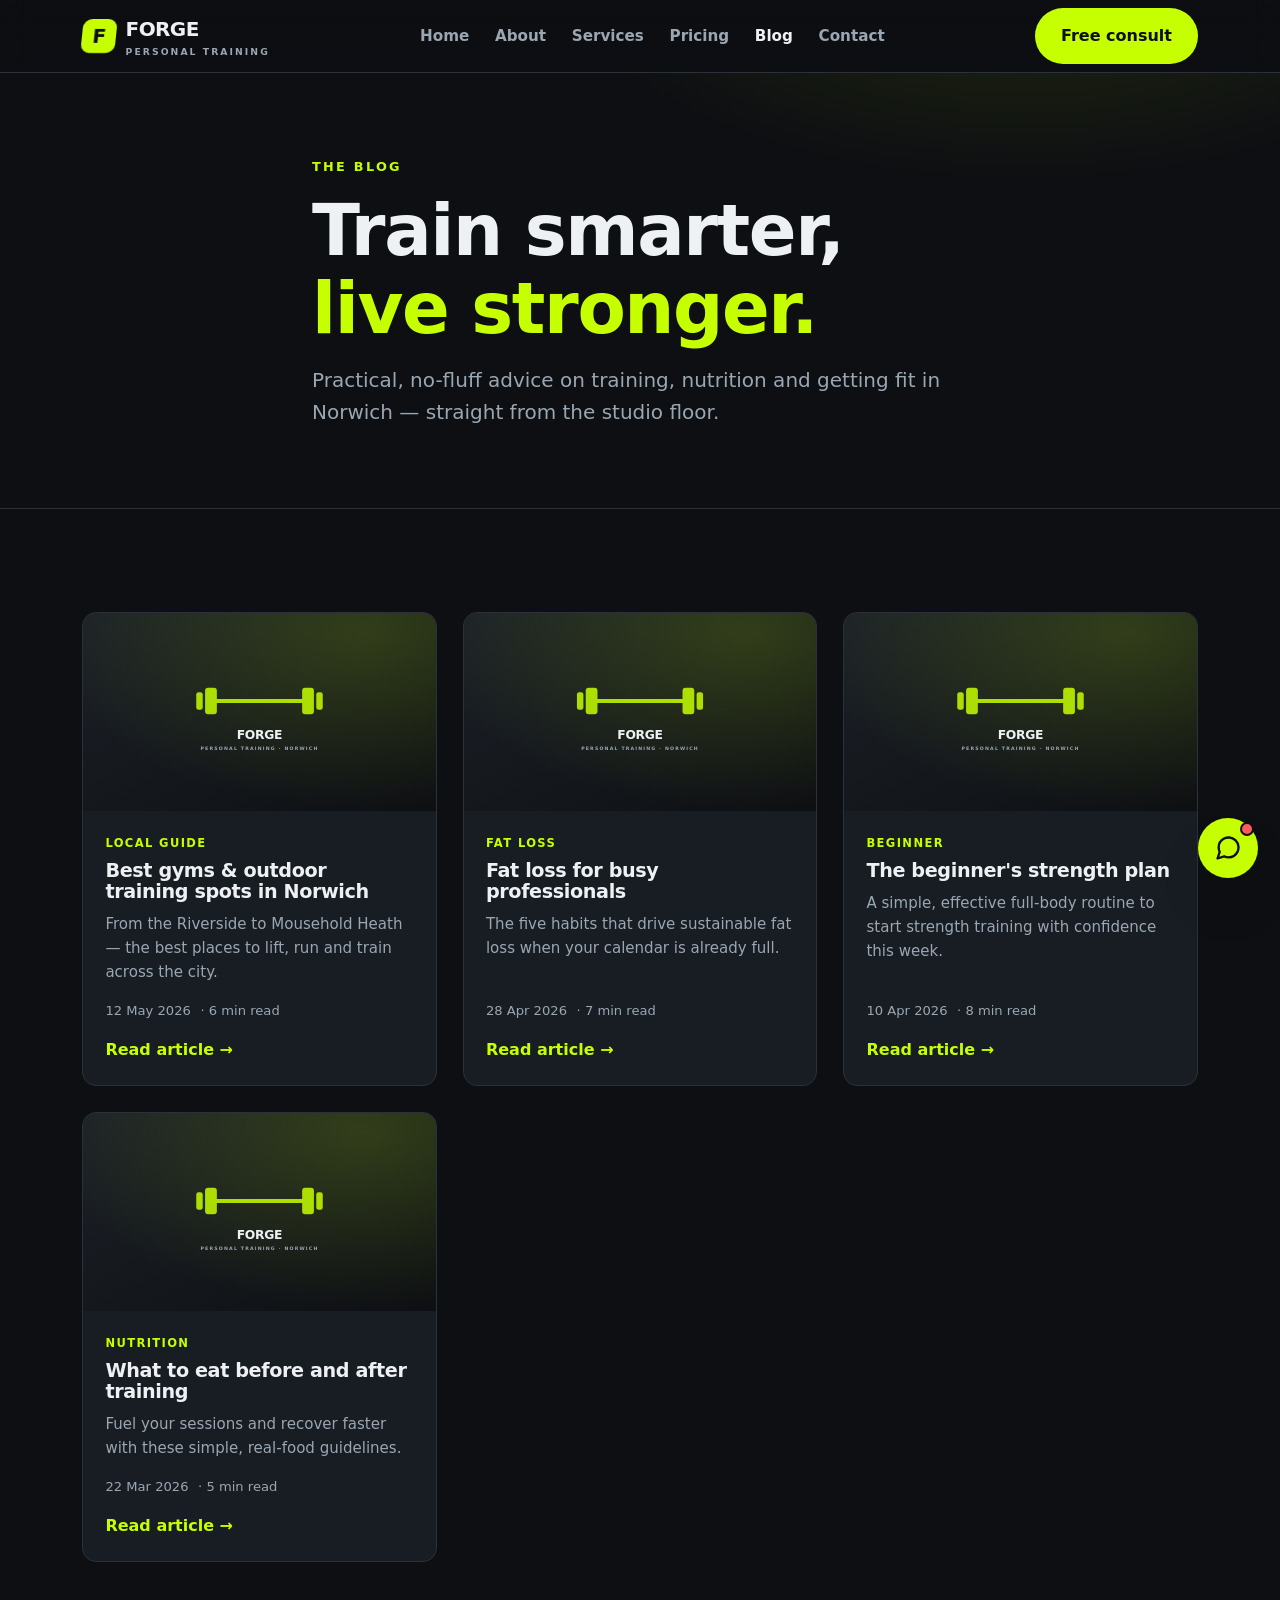
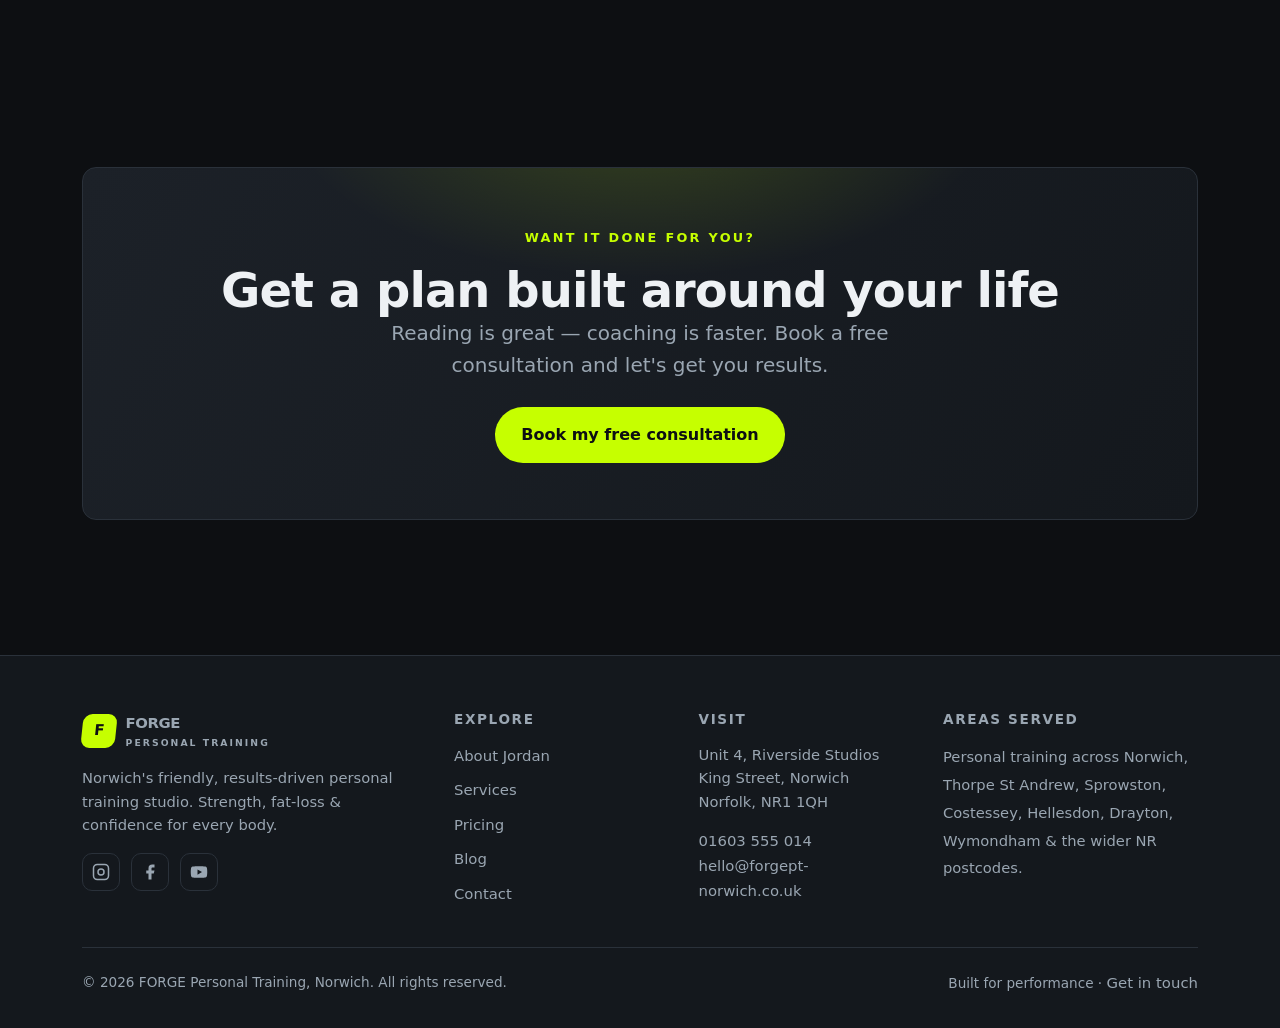
<file: blog.html>
<!DOCTYPE html>
<html lang="en-GB">
<head>
<meta charset="UTF-8">
<meta name="viewport" content="width=device-width, initial-scale=1">
<title>Fitness Blog | Training &amp; Nutrition Tips from a Norwich PT | FORGE</title>
<meta name="description" content="Free fitness, training and nutrition advice from Norwich personal trainer Jordan Hale — local gym guides, fat-loss tips, beginner strength plans and more.">
<meta name="keywords" content="fitness blog Norwich, personal trainer blog, training tips Norwich, nutrition advice Norwich, gyms in Norwich">
<link rel="canonical" href="https://www.forgept-norwich.co.uk/blog.html">
<meta name="robots" content="index, follow">
<meta name="theme-color" content="#0d0f12">
<meta property="og:type" content="website">
<meta property="og:title" content="Fitness Blog | Norwich Personal Trainer | FORGE">
<meta property="og:description" content="Free training and nutrition tips from a Norwich personal trainer.">
<meta property="og:url" content="https://www.forgept-norwich.co.uk/blog.html">
<meta property="og:image" content="https://www.forgept-norwich.co.uk/assets/og-image.svg">
<meta name="twitter:card" content="summary_large_image">
<link rel="icon" href="assets/favicon.svg" type="image/svg+xml">
<link rel="manifest" href="site.webmanifest">
<link rel="stylesheet" href="css/styles.css">
<script type="application/ld+json">
{
  "@context": "https://schema.org",
  "@type": "Blog",
  "name": "FORGE Personal Training Blog",
  "url": "https://www.forgept-norwich.co.uk/blog.html",
  "publisher": { "@type": "Organization", "name": "FORGE Personal Training" },
  "blogPost": [
    { "@type": "BlogPosting", "headline": "Best Gyms & Outdoor Training Spots in Norwich", "url": "https://www.forgept-norwich.co.uk/blog/best-gyms-norwich.html", "datePublished": "2026-05-12" },
    { "@type": "BlogPosting", "headline": "Fat Loss for Busy Professionals", "url": "https://www.forgept-norwich.co.uk/blog/fat-loss-busy-professionals.html", "datePublished": "2026-04-28" },
    { "@type": "BlogPosting", "headline": "The Beginner's Strength Plan", "url": "https://www.forgept-norwich.co.uk/blog/beginners-strength-plan.html", "datePublished": "2026-04-10" },
    { "@type": "BlogPosting", "headline": "What to Eat Before and After Training", "url": "https://www.forgept-norwich.co.uk/blog/eat-before-after-training.html", "datePublished": "2026-03-22" }
  ]
}
</script>
</head>
<body>

<header class="site-header">
  <div class="container nav">
    <a class="brand" href="index.html" aria-label="FORGE Personal Training — home"><span class="mark">F</span><span>FORGE<small>PERSONAL TRAINING</small></span></a>
    <nav class="nav-links" id="nav-links" aria-label="Primary navigation">
      <a href="index.html">Home</a>
      <a href="about.html">About</a>
      <a href="services.html">Services</a>
      <a href="pricing.html">Pricing</a>
      <a href="blog.html" aria-current="page">Blog</a>
      <a href="contact.html">Contact</a>
      <a class="btn btn--primary" href="contact.html">Free consult</a>
    </nav>
    <div class="nav-cta">
      <a class="btn btn--primary" href="contact.html">Free consult</a>
      <button class="nav-toggle" aria-label="Toggle menu" aria-expanded="false" aria-controls="nav-links">
        <svg viewBox="0 0 24 24" fill="none" stroke="currentColor" stroke-width="2" stroke-linecap="round"><line x1="3" y1="6" x2="21" y2="6"/><line x1="3" y1="12" x2="21" y2="12"/><line x1="3" y1="18" x2="21" y2="18"/></svg>
      </button>
    </div>
  </div>
</header>

<main>
  <section class="page-hero">
    <div class="container page-hero__inner">
      <span class="eyebrow">The blog</span>
      <h1>Train smarter, <span class="accent">live stronger.</span></h1>
      <p class="lead">Practical, no-fluff advice on training, nutrition and getting fit in Norwich — straight from the studio floor.</p>
    </div>
  </section>

  <section class="section">
    <div class="container">
      <div class="posts">
        <article class="post-card reveal">
          <img src="https://images.unsplash.com/photo-1517836357463-d25dfeac3438?auto=format&fit=crop&w=700&q=80" onerror="this.onerror=null;this.src='assets/ph-landscape.svg'" alt="Barbell on a gym floor" width="700" height="394">
          <div class="body">
            <span class="tag">Local guide</span>
            <h3>Best gyms &amp; outdoor training spots in Norwich</h3>
            <p>From the Riverside to Mousehold Heath — the best places to lift, run and train across the city.</p>
            <div class="meta"><span>12 May 2026</span><span>· 6 min read</span></div>
            <a class="read-more" href="blog/best-gyms-norwich.html">Read article →</a>
          </div>
        </article>

        <article class="post-card reveal">
          <img src="https://images.unsplash.com/photo-1490645935967-10de6ba17061?auto=format&fit=crop&w=700&q=80" onerror="this.onerror=null;this.src='assets/ph-landscape.svg'" alt="Healthy meal prep" width="700" height="394">
          <div class="body">
            <span class="tag">Fat loss</span>
            <h3>Fat loss for busy professionals</h3>
            <p>The five habits that drive sustainable fat loss when your calendar is already full.</p>
            <div class="meta"><span>28 Apr 2026</span><span>· 7 min read</span></div>
            <a class="read-more" href="blog/fat-loss-busy-professionals.html">Read article →</a>
          </div>
        </article>

        <article class="post-card reveal">
          <img src="https://images.unsplash.com/photo-1534438327276-14e5300c3a48?auto=format&fit=crop&w=700&q=80" onerror="this.onerror=null;this.src='assets/ph-landscape.svg'" alt="Beginner lifting dumbbells" width="700" height="394">
          <div class="body">
            <span class="tag">Beginner</span>
            <h3>The beginner's strength plan</h3>
            <p>A simple, effective full-body routine to start strength training with confidence this week.</p>
            <div class="meta"><span>10 Apr 2026</span><span>· 8 min read</span></div>
            <a class="read-more" href="blog/beginners-strength-plan.html">Read article →</a>
          </div>
        </article>

        <article class="post-card reveal">
          <img src="https://images.unsplash.com/photo-1467003909585-2f8a72700288?auto=format&fit=crop&w=700&q=80" onerror="this.onerror=null;this.src='assets/ph-landscape.svg'" alt="Pre-workout snack and water" width="700" height="394">
          <div class="body">
            <span class="tag">Nutrition</span>
            <h3>What to eat before and after training</h3>
            <p>Fuel your sessions and recover faster with these simple, real-food guidelines.</p>
            <div class="meta"><span>22 Mar 2026</span><span>· 5 min read</span></div>
            <a class="read-more" href="blog/eat-before-after-training.html">Read article →</a>
          </div>
        </article>
      </div>
    </div>
  </section>

  <section class="section">
    <div class="container">
      <div class="cta-band reveal">
        <span class="eyebrow">Want it done for you?</span>
        <h2>Get a plan built around your life</h2>
        <p class="lead" style="max-width:46ch;margin-inline:auto">Reading is great — coaching is faster. Book a free consultation and let's get you results.</p>
        <a class="btn btn--primary" href="contact.html">Book my free consultation</a>
      </div>
    </div>
  </section>
</main>

<footer class="site-footer">
  <div class="container">
    <div class="footer-grid">
      <div>
        <a class="brand" href="index.html" aria-label="FORGE Personal Training — home"><span class="mark">F</span><span>FORGE<small>PERSONAL TRAINING</small></span></a>
        <p style="margin-top:1rem;max-width:34ch">Norwich's friendly, results-driven personal training studio. Strength, fat-loss &amp; confidence for every body.</p>
        <div class="socials">
          <a href="https://www.instagram.com/forge.norwich" aria-label="Instagram"><svg viewBox="0 0 24 24" fill="none" stroke="currentColor" stroke-width="2"><rect x="2" y="2" width="20" height="20" rx="5"/><circle cx="12" cy="12" r="4"/><line x1="17.5" y1="6.5" x2="17.5" y2="6.5"/></svg></a>
          <a href="https://www.facebook.com/forge.norwich" aria-label="Facebook"><svg viewBox="0 0 24 24" fill="currentColor"><path d="M18 2h-3a5 5 0 0 0-5 5v3H7v4h3v8h4v-8h3l1-4h-4V7a1 1 0 0 1 1-1h3z"/></svg></a>
          <a href="https://www.youtube.com/@forge.norwich" aria-label="YouTube"><svg viewBox="0 0 24 24" fill="currentColor"><path d="M23 12s0-3.5-.45-5.18a2.78 2.78 0 0 0-1.95-2C18.88 4.33 12 4.33 12 4.33s-6.88 0-8.6.49a2.78 2.78 0 0 0-1.95 2A29 29 0 0 0 1 12a29 29 0 0 0 .45 5.18 2.78 2.78 0 0 0 1.95 2c1.72.49 8.6.49 8.6.49s6.88 0 8.6-.49a2.78 2.78 0 0 0 1.95-2C23 15.5 23 12 23 12zM10 15.5v-7l6 3.5z"/></svg></a>
        </div>
      </div>
      <div><h4>Explore</h4><ul><li><a href="about.html">About Jordan</a></li><li><a href="services.html">Services</a></li><li><a href="pricing.html">Pricing</a></li><li><a href="blog.html">Blog</a></li><li><a href="contact.html">Contact</a></li></ul></div>
      <div><h4>Visit</h4><p>Unit 4, Riverside Studios<br>King Street, Norwich<br>Norfolk, NR1 1QH</p><p style="margin-top:1rem"><a href="tel:+441603555014">01603 555 014</a><br><a href="mailto:hello@forgept-norwich.co.uk">hello@forgept-norwich.co.uk</a></p></div>
      <div><h4>Areas served</h4><p class="areas">Personal training across Norwich, Thorpe St Andrew, Sprowston, Costessey, Hellesdon, Drayton, Wymondham &amp; the wider NR postcodes.</p></div>
    </div>
    <div class="footer-bottom">
      <span>© <span data-year>2026</span> FORGE Personal Training, Norwich. All rights reserved.</span>
      <span>Built for performance · <a href="contact.html">Get in touch</a></span>
    </div>
  </div>
</footer>

<script src="js/main.js"></script>
<script src="js/chatbot.js"></script>
</body>
</html>
</file>
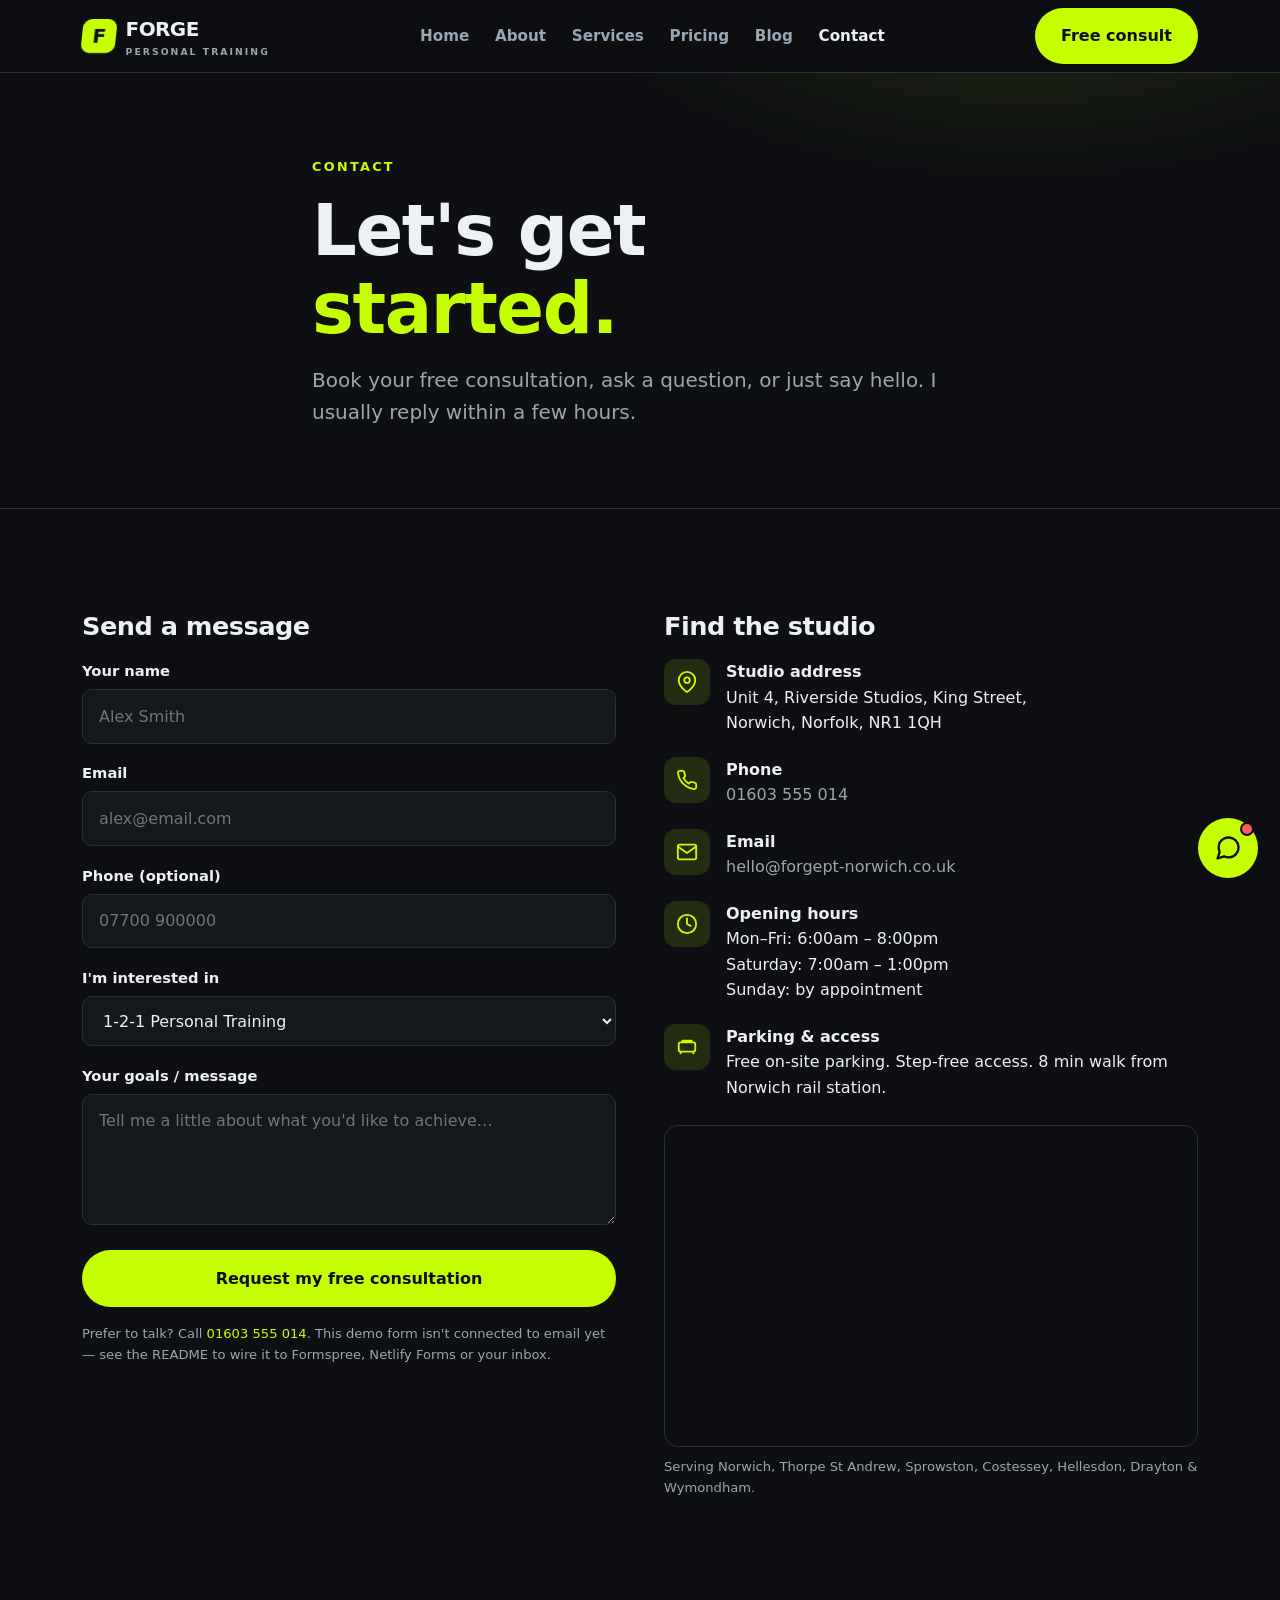
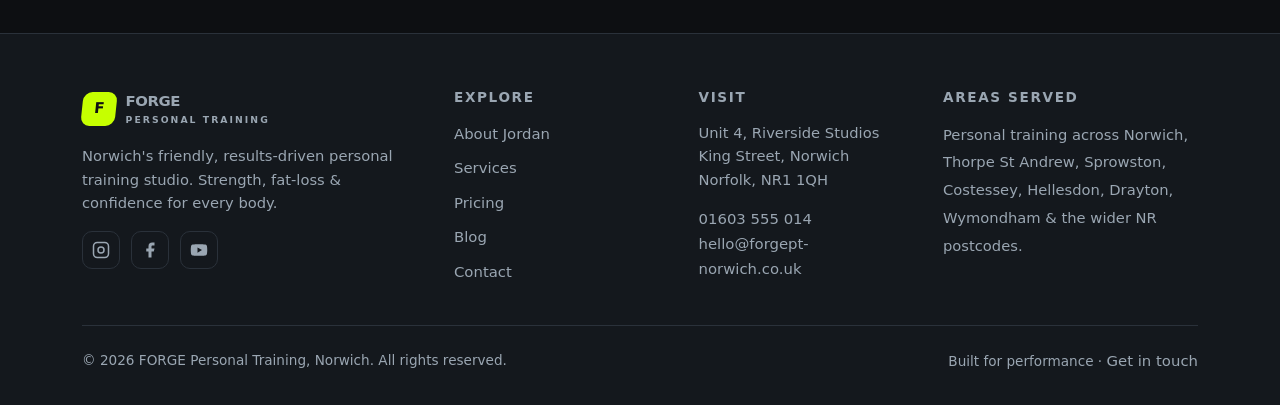
<file: contact.html>
<!DOCTYPE html>
<html lang="en-GB">
<head>
<meta charset="UTF-8">
<meta name="viewport" content="width=device-width, initial-scale=1">
<title>Contact &amp; Location | Personal Trainer Norwich NR1 | FORGE</title>
<meta name="description" content="Get in touch with FORGE Personal Training in Norwich. Studio on King Street, Riverside NR1. Call 01603 555 014, email, or book your free consultation online. Free parking.">
<meta name="keywords" content="personal trainer Norwich contact, FORGE personal training location, gym NR1 Norwich, book personal trainer Norwich, personal training near me Norwich">
<link rel="canonical" href="https://www.forgept-norwich.co.uk/contact.html">
<meta name="robots" content="index, follow">
<meta name="theme-color" content="#0d0f12">
<meta name="geo.region" content="GB-NFK">
<meta name="geo.placename" content="Norwich">
<meta name="geo.position" content="52.6273;1.2982">
<meta name="ICBM" content="52.6273, 1.2982">
<meta property="og:type" content="website">
<meta property="og:title" content="Contact &amp; Location | FORGE Personal Training Norwich">
<meta property="og:description" content="Studio on Riverside, Norwich NR1. Call 01603 555 014 or book a free consultation.">
<meta property="og:url" content="https://www.forgept-norwich.co.uk/contact.html">
<meta property="og:image" content="https://www.forgept-norwich.co.uk/assets/og-image.svg">
<meta name="twitter:card" content="summary_large_image">
<link rel="icon" href="assets/favicon.svg" type="image/svg+xml">
<link rel="manifest" href="site.webmanifest">
<link rel="stylesheet" href="css/styles.css">
<script type="application/ld+json">
{
  "@context": "https://schema.org",
  "@type": "HealthAndBeautyBusiness",
  "name": "FORGE Personal Training",
  "image": "https://www.forgept-norwich.co.uk/assets/og-image.svg",
  "@id": "https://www.forgept-norwich.co.uk/#business",
  "url": "https://www.forgept-norwich.co.uk/contact.html",
  "telephone": "+44 1603 555014",
  "email": "hello@forgept-norwich.co.uk",
  "priceRange": "££",
  "address": { "@type": "PostalAddress", "streetAddress": "Unit 4, Riverside Studios, King Street", "addressLocality": "Norwich", "addressRegion": "Norfolk", "postalCode": "NR1 1QH", "addressCountry": "GB" },
  "geo": { "@type": "GeoCoordinates", "latitude": 52.6273, "longitude": 1.2982 },
  "hasMap": "https://www.google.com/maps?q=Norwich+NR1",
  "openingHoursSpecification": [
    { "@type": "OpeningHoursSpecification", "dayOfWeek": ["Monday","Tuesday","Wednesday","Thursday","Friday"], "opens": "06:00", "closes": "20:00" },
    { "@type": "OpeningHoursSpecification", "dayOfWeek": "Saturday", "opens": "07:00", "closes": "13:00" }
  ]
}
</script>
</head>
<body>

<header class="site-header">
  <div class="container nav">
    <a class="brand" href="index.html" aria-label="FORGE Personal Training — home"><span class="mark">F</span><span>FORGE<small>PERSONAL TRAINING</small></span></a>
    <nav class="nav-links" id="nav-links" aria-label="Primary navigation">
      <a href="index.html">Home</a>
      <a href="about.html">About</a>
      <a href="services.html">Services</a>
      <a href="pricing.html">Pricing</a>
      <a href="blog.html">Blog</a>
      <a href="contact.html" aria-current="page">Contact</a>
      <a class="btn btn--primary" href="contact.html">Free consult</a>
    </nav>
    <div class="nav-cta">
      <a class="btn btn--primary" href="contact.html">Free consult</a>
      <button class="nav-toggle" aria-label="Toggle menu" aria-expanded="false" aria-controls="nav-links">
        <svg viewBox="0 0 24 24" fill="none" stroke="currentColor" stroke-width="2" stroke-linecap="round"><line x1="3" y1="6" x2="21" y2="6"/><line x1="3" y1="12" x2="21" y2="12"/><line x1="3" y1="18" x2="21" y2="18"/></svg>
      </button>
    </div>
  </div>
</header>

<main>
  <section class="page-hero">
    <div class="container page-hero__inner">
      <span class="eyebrow">Contact</span>
      <h1>Let's get <span class="accent">started.</span></h1>
      <p class="lead">Book your free consultation, ask a question, or just say hello. I usually reply within a few hours.</p>
    </div>
  </section>

  <section class="section">
    <div class="container contact-grid">
      <!-- Form -->
      <div class="reveal">
        <h2 style="font-size:1.6rem;margin-bottom:1.2rem">Send a message</h2>
        <form data-demo novalidate>
          <div class="field">
            <label for="name">Your name</label>
            <input id="name" name="name" type="text" placeholder="Alex Smith" required autocomplete="name">
          </div>
          <div class="field">
            <label for="email">Email</label>
            <input id="email" name="email" type="email" placeholder="alex@email.com" required autocomplete="email">
          </div>
          <div class="field">
            <label for="phone">Phone (optional)</label>
            <input id="phone" name="phone" type="tel" placeholder="07700 900000" autocomplete="tel">
          </div>
          <div class="field">
            <label for="goal">I'm interested in</label>
            <select id="goal" name="goal">
              <option>1-2-1 Personal Training</option>
              <option>Online Coaching</option>
              <option>Small-Group Training</option>
              <option>Strength &amp; Conditioning</option>
              <option>Nutrition Coaching</option>
              <option>Not sure yet — help me choose</option>
            </select>
          </div>
          <div class="field">
            <label for="message">Your goals / message</label>
            <textarea id="message" name="message" rows="4" placeholder="Tell me a little about what you'd like to achieve…"></textarea>
          </div>
          <button class="btn btn--primary btn--block" type="submit">Request my free consultation</button>
          <p class="form-status" role="status" aria-live="polite" style="margin-top:1rem;font-weight:600"></p>
          <p class="form-note">Prefer to talk? Call <a href="tel:+441603555014" style="color:var(--accent)">01603 555 014</a>. This demo form isn't connected to email yet — see the README to wire it to Formspree, Netlify Forms or your inbox.</p>
        </form>
      </div>

      <!-- Info -->
      <div class="reveal">
        <h2 style="font-size:1.6rem;margin-bottom:1.2rem">Find the studio</h2>
        <ul class="info-list">
          <li>
            <span class="ic"><svg viewBox="0 0 24 24" fill="none" stroke="currentColor" stroke-width="2" stroke-linecap="round" stroke-linejoin="round"><path d="M21 10c0 7-9 13-9 13s-9-6-9-13a9 9 0 0 1 18 0z"/><circle cx="12" cy="10" r="3"/></svg></span>
            <span><b>Studio address</b>Unit 4, Riverside Studios, King Street,<br>Norwich, Norfolk, NR1 1QH</span>
          </li>
          <li>
            <span class="ic"><svg viewBox="0 0 24 24" fill="none" stroke="currentColor" stroke-width="2" stroke-linecap="round" stroke-linejoin="round"><path d="M22 16.92v3a2 2 0 0 1-2.18 2 19.79 19.79 0 0 1-8.63-3.07 19.5 19.5 0 0 1-6-6 19.79 19.79 0 0 1-3.07-8.67A2 2 0 0 1 4.11 2h3a2 2 0 0 1 2 1.72c.13.96.36 1.9.7 2.81a2 2 0 0 1-.45 2.11L8.09 9.91a16 16 0 0 0 6 6l1.27-1.27a2 2 0 0 1 2.11-.45c.91.34 1.85.57 2.81.7A2 2 0 0 1 22 16.92z"/></svg></span>
            <span><b>Phone</b><a href="tel:+441603555014">01603 555 014</a></span>
          </li>
          <li>
            <span class="ic"><svg viewBox="0 0 24 24" fill="none" stroke="currentColor" stroke-width="2" stroke-linecap="round" stroke-linejoin="round"><path d="M4 4h16a2 2 0 0 1 2 2v12a2 2 0 0 1-2 2H4a2 2 0 0 1-2-2V6a2 2 0 0 1 2-2z"/><polyline points="22,6 12,13 2,6"/></svg></span>
            <span><b>Email</b><a href="mailto:hello@forgept-norwich.co.uk">hello@forgept-norwich.co.uk</a></span>
          </li>
          <li>
            <span class="ic"><svg viewBox="0 0 24 24" fill="none" stroke="currentColor" stroke-width="2" stroke-linecap="round" stroke-linejoin="round"><circle cx="12" cy="12" r="10"/><polyline points="12 6 12 12 16 14"/></svg></span>
            <span><b>Opening hours</b>Mon–Fri: 6:00am – 8:00pm<br>Saturday: 7:00am – 1:00pm<br>Sunday: by appointment</span>
          </li>
          <li>
            <span class="ic"><svg viewBox="0 0 24 24" fill="none" stroke="currentColor" stroke-width="2" stroke-linecap="round" stroke-linejoin="round"><path d="M5 17h14M5 17a2 2 0 0 1-2-2V9a2 2 0 0 1 2-2h14a2 2 0 0 1 2 2v6a2 2 0 0 1-2 2M5 17v2M19 17v2M7 7V5h10v2"/></svg></span>
            <span><b>Parking &amp; access</b>Free on-site parking. Step-free access. 8 min walk from Norwich rail station.</span>
          </li>
        </ul>

        <div class="map-embed">
          <iframe
            title="Map showing FORGE Personal Training, Norwich NR1"
            src="https://www.google.com/maps?q=Riverside%2C+Norwich+NR1&output=embed"
            loading="lazy" referrerpolicy="no-referrer-when-downgrade"></iframe>
        </div>
        <p class="form-note">Serving Norwich, Thorpe St Andrew, Sprowston, Costessey, Hellesdon, Drayton &amp; Wymondham.</p>
      </div>
    </div>
  </section>
</main>

<footer class="site-footer">
  <div class="container">
    <div class="footer-grid">
      <div>
        <a class="brand" href="index.html" aria-label="FORGE Personal Training — home"><span class="mark">F</span><span>FORGE<small>PERSONAL TRAINING</small></span></a>
        <p style="margin-top:1rem;max-width:34ch">Norwich's friendly, results-driven personal training studio. Strength, fat-loss &amp; confidence for every body.</p>
        <div class="socials">
          <a href="https://www.instagram.com/forge.norwich" aria-label="Instagram"><svg viewBox="0 0 24 24" fill="none" stroke="currentColor" stroke-width="2"><rect x="2" y="2" width="20" height="20" rx="5"/><circle cx="12" cy="12" r="4"/><line x1="17.5" y1="6.5" x2="17.5" y2="6.5"/></svg></a>
          <a href="https://www.facebook.com/forge.norwich" aria-label="Facebook"><svg viewBox="0 0 24 24" fill="currentColor"><path d="M18 2h-3a5 5 0 0 0-5 5v3H7v4h3v8h4v-8h3l1-4h-4V7a1 1 0 0 1 1-1h3z"/></svg></a>
          <a href="https://www.youtube.com/@forge.norwich" aria-label="YouTube"><svg viewBox="0 0 24 24" fill="currentColor"><path d="M23 12s0-3.5-.45-5.18a2.78 2.78 0 0 0-1.95-2C18.88 4.33 12 4.33 12 4.33s-6.88 0-8.6.49a2.78 2.78 0 0 0-1.95 2A29 29 0 0 0 1 12a29 29 0 0 0 .45 5.18 2.78 2.78 0 0 0 1.95 2c1.72.49 8.6.49 8.6.49s6.88 0 8.6-.49a2.78 2.78 0 0 0 1.95-2C23 15.5 23 12 23 12zM10 15.5v-7l6 3.5z"/></svg></a>
        </div>
      </div>
      <div><h4>Explore</h4><ul><li><a href="about.html">About Jordan</a></li><li><a href="services.html">Services</a></li><li><a href="pricing.html">Pricing</a></li><li><a href="blog.html">Blog</a></li><li><a href="contact.html">Contact</a></li></ul></div>
      <div><h4>Visit</h4><p>Unit 4, Riverside Studios<br>King Street, Norwich<br>Norfolk, NR1 1QH</p><p style="margin-top:1rem"><a href="tel:+441603555014">01603 555 014</a><br><a href="mailto:hello@forgept-norwich.co.uk">hello@forgept-norwich.co.uk</a></p></div>
      <div><h4>Areas served</h4><p class="areas">Personal training across Norwich, Thorpe St Andrew, Sprowston, Costessey, Hellesdon, Drayton, Wymondham &amp; the wider NR postcodes.</p></div>
    </div>
    <div class="footer-bottom">
      <span>© <span data-year>2026</span> FORGE Personal Training, Norwich. All rights reserved.</span>
      <span>Built for performance · <a href="contact.html">Get in touch</a></span>
    </div>
  </div>
</footer>

<script src="js/main.js"></script>
<script src="js/chatbot.js"></script>
</body>
</html>
</file>
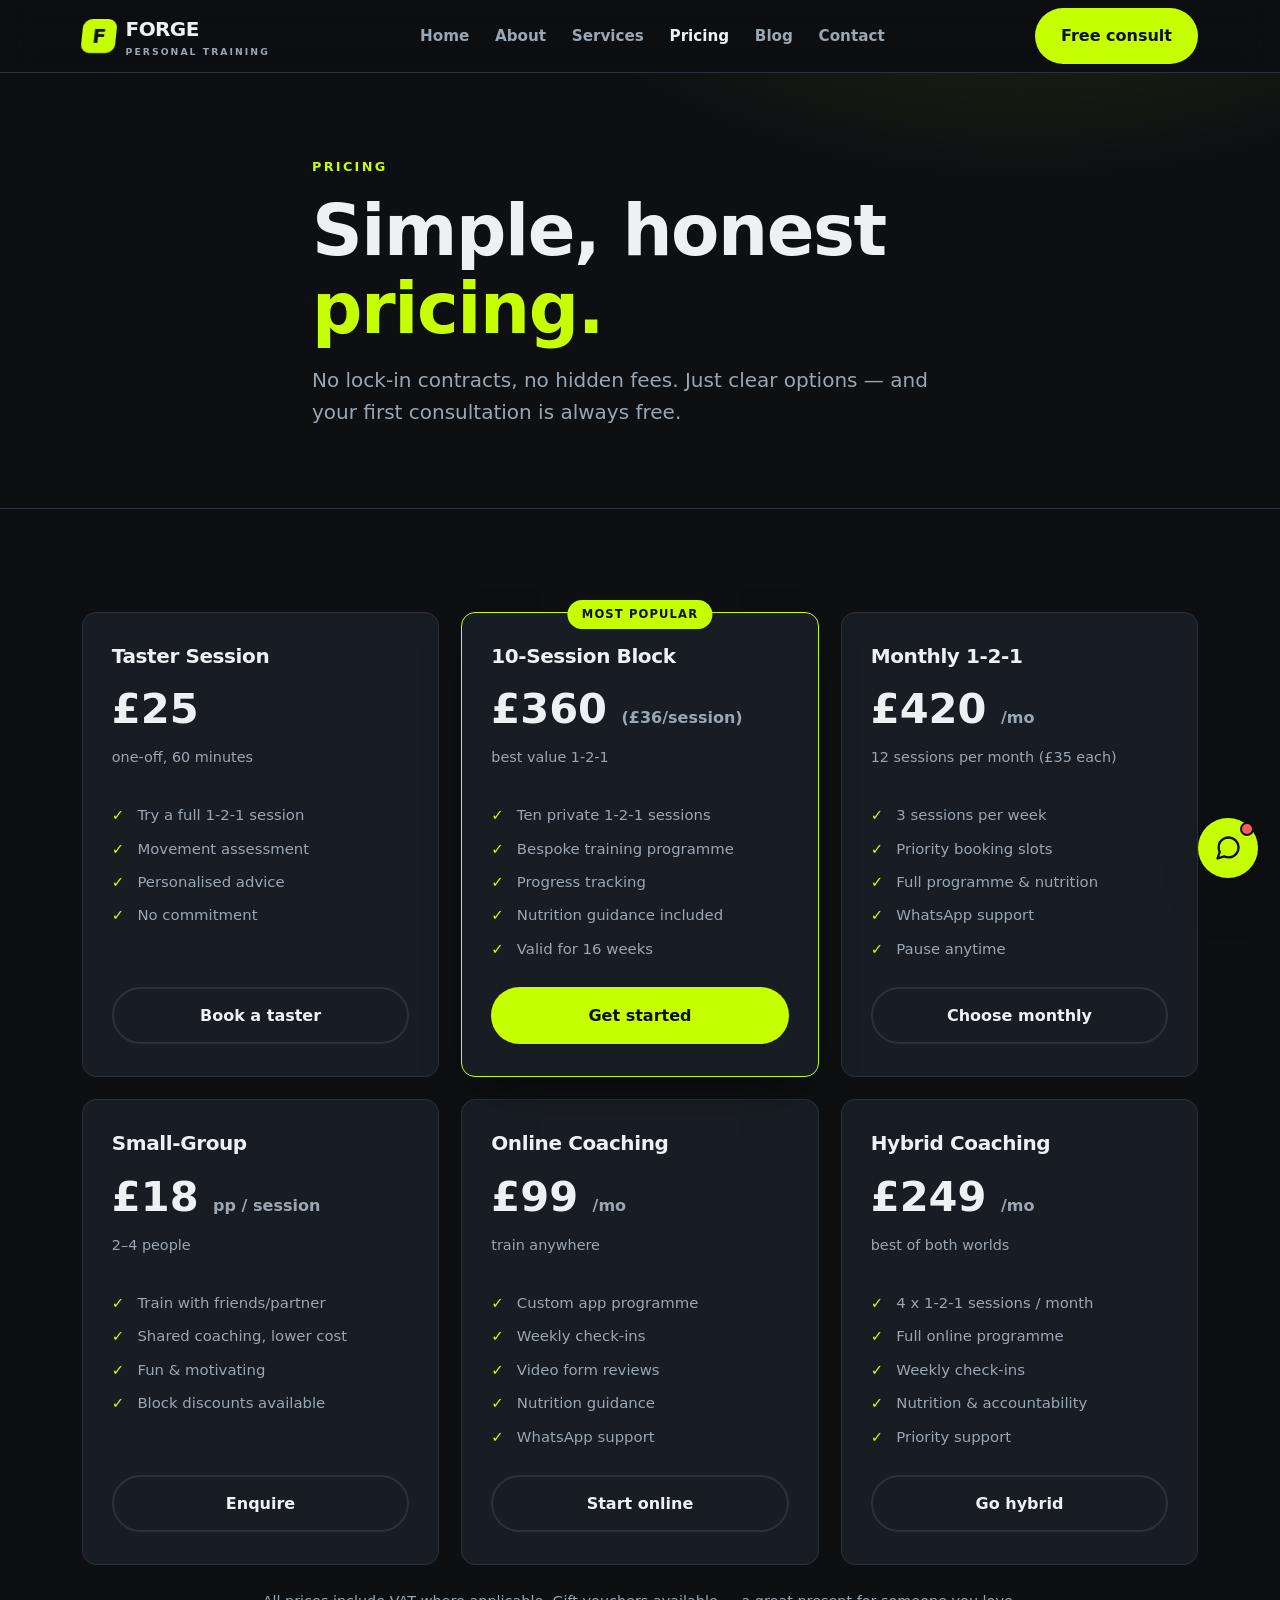
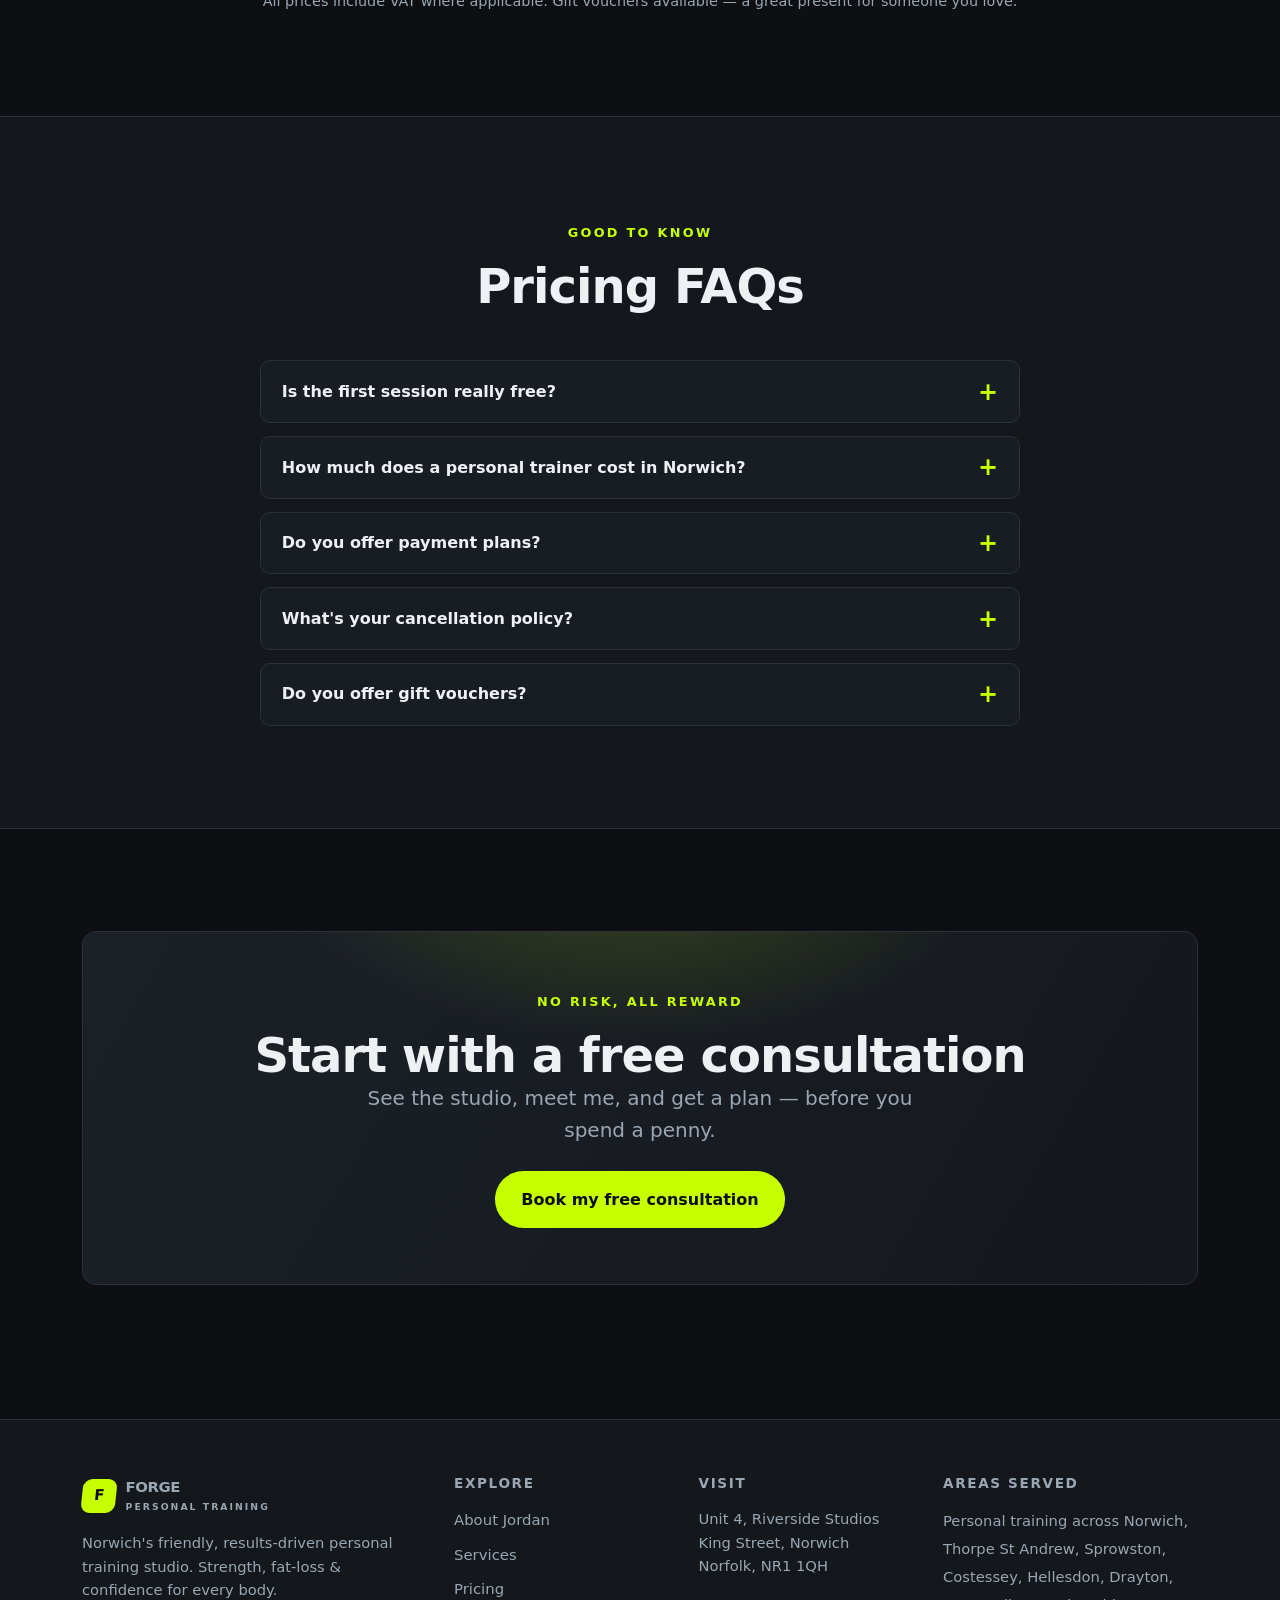
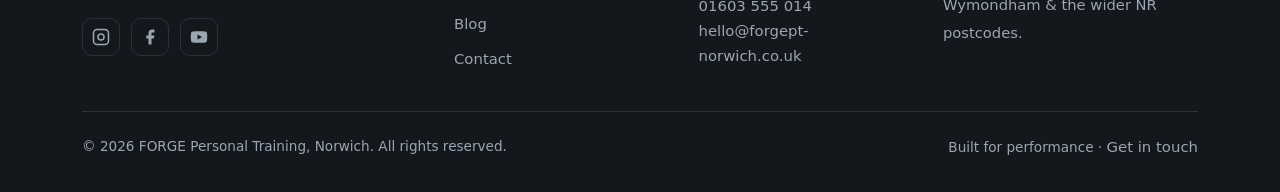
<file: pricing.html>
<!DOCTYPE html>
<html lang="en-GB">
<head>
<meta charset="UTF-8">
<meta name="viewport" content="width=device-width, initial-scale=1">
<title>Personal Training Prices Norwich | Packages from £25 | FORGE</title>
<meta name="description" content="Clear, honest personal training prices in Norwich. Taster sessions from £25, 1-2-1 blocks from £36/session, small-group £18pp and online coaching from £99/month. First consult free.">
<meta name="keywords" content="personal trainer prices Norwich, personal training cost Norwich, PT prices Norwich, how much is a personal trainer Norwich, online coaching price">
<link rel="canonical" href="https://www.forgept-norwich.co.uk/pricing.html">
<meta name="robots" content="index, follow">
<meta name="theme-color" content="#0d0f12">
<meta property="og:type" content="website">
<meta property="og:title" content="Personal Training Prices in Norwich | FORGE">
<meta property="og:description" content="Honest PT pricing in Norwich. Taster £25, blocks from £36/session, online from £99/month.">
<meta property="og:url" content="https://www.forgept-norwich.co.uk/pricing.html">
<meta property="og:image" content="https://www.forgept-norwich.co.uk/assets/og-image.svg">
<meta name="twitter:card" content="summary_large_image">
<link rel="icon" href="assets/favicon.svg" type="image/svg+xml">
<link rel="manifest" href="site.webmanifest">
<link rel="stylesheet" href="css/styles.css">
<script type="application/ld+json">
{
  "@context": "https://schema.org",
  "@type": "Product",
  "name": "FORGE Personal Training — Norwich",
  "description": "Personal training packages in Norwich including 1-2-1, small-group and online coaching.",
  "brand": { "@type": "Brand", "name": "FORGE Personal Training" },
  "offers": [
    { "@type": "Offer", "name": "Taster Session", "price": "25", "priceCurrency": "GBP", "availability": "https://schema.org/InStock" },
    { "@type": "Offer", "name": "10-Session Block", "price": "360", "priceCurrency": "GBP", "availability": "https://schema.org/InStock" },
    { "@type": "Offer", "name": "Monthly 1-2-1 (12 sessions)", "price": "420", "priceCurrency": "GBP", "availability": "https://schema.org/InStock" },
    { "@type": "Offer", "name": "Small-Group (per person)", "price": "18", "priceCurrency": "GBP", "availability": "https://schema.org/InStock" },
    { "@type": "Offer", "name": "Online Coaching", "price": "99", "priceCurrency": "GBP", "availability": "https://schema.org/InStock" }
  ]
}
</script>
<script type="application/ld+json">
{
  "@context": "https://schema.org",
  "@type": "FAQPage",
  "mainEntity": [
    { "@type": "Question", "name": "Is the first session really free?", "acceptedAnswer": { "@type": "Answer", "text": "Yes. Your first consultation — goal-setting, a movement screen and a plan — is completely free with no obligation to continue." } },
    { "@type": "Question", "name": "How much does a personal trainer cost in Norwich?", "acceptedAnswer": { "@type": "Answer", "text": "At FORGE, 1-2-1 sessions are from £36 each when booked in a block of ten, a single taster is £25, small-group is £18 per person and online coaching starts at £99 per month." } },
    { "@type": "Question", "name": "Do you offer payment plans?", "acceptedAnswer": { "@type": "Answer", "text": "Yes — monthly packages can be split into weekly or fortnightly payments. Just ask at your consultation." } },
    { "@type": "Question", "name": "What is your cancellation policy?", "acceptedAnswer": { "@type": "Answer", "text": "Sessions can be rescheduled with 24 hours' notice at no charge. Blocks are valid for 16 weeks." } }
  ]
}
</script>
</head>
<body>

<header class="site-header">
  <div class="container nav">
    <a class="brand" href="index.html" aria-label="FORGE Personal Training — home"><span class="mark">F</span><span>FORGE<small>PERSONAL TRAINING</small></span></a>
    <nav class="nav-links" id="nav-links" aria-label="Primary navigation">
      <a href="index.html">Home</a>
      <a href="about.html">About</a>
      <a href="services.html">Services</a>
      <a href="pricing.html" aria-current="page">Pricing</a>
      <a href="blog.html">Blog</a>
      <a href="contact.html">Contact</a>
      <a class="btn btn--primary" href="contact.html">Free consult</a>
    </nav>
    <div class="nav-cta">
      <a class="btn btn--primary" href="contact.html">Free consult</a>
      <button class="nav-toggle" aria-label="Toggle menu" aria-expanded="false" aria-controls="nav-links">
        <svg viewBox="0 0 24 24" fill="none" stroke="currentColor" stroke-width="2" stroke-linecap="round"><line x1="3" y1="6" x2="21" y2="6"/><line x1="3" y1="12" x2="21" y2="12"/><line x1="3" y1="18" x2="21" y2="18"/></svg>
      </button>
    </div>
  </div>
</header>

<main>
  <section class="page-hero">
    <div class="container page-hero__inner">
      <span class="eyebrow">Pricing</span>
      <h1>Simple, honest <span class="accent">pricing.</span></h1>
      <p class="lead">No lock-in contracts, no hidden fees. Just clear options — and your first consultation is always free.</p>
    </div>
  </section>

  <section class="section">
    <div class="container">
      <div class="price-grid">
        <div class="price reveal">
          <h3>Taster Session</h3>
          <div class="amount">£25</div>
          <div class="per">one-off, 60 minutes</div>
          <ul>
            <li>Try a full 1-2-1 session</li>
            <li>Movement assessment</li>
            <li>Personalised advice</li>
            <li>No commitment</li>
          </ul>
          <a class="btn btn--ghost btn--block" href="contact.html">Book a taster</a>
        </div>

        <div class="price price--featured reveal">
          <h3>10-Session Block</h3>
          <div class="amount">£360 <small>(£36/session)</small></div>
          <div class="per">best value 1-2-1</div>
          <ul>
            <li>Ten private 1-2-1 sessions</li>
            <li>Bespoke training programme</li>
            <li>Progress tracking</li>
            <li>Nutrition guidance included</li>
            <li>Valid for 16 weeks</li>
          </ul>
          <a class="btn btn--primary btn--block" href="contact.html">Get started</a>
        </div>

        <div class="price reveal">
          <h3>Monthly 1-2-1</h3>
          <div class="amount">£420 <small>/mo</small></div>
          <div class="per">12 sessions per month (£35 each)</div>
          <ul>
            <li>3 sessions per week</li>
            <li>Priority booking slots</li>
            <li>Full programme &amp; nutrition</li>
            <li>WhatsApp support</li>
            <li>Pause anytime</li>
          </ul>
          <a class="btn btn--ghost btn--block" href="contact.html">Choose monthly</a>
        </div>
      </div>

      <div class="price-grid" style="margin-top:1.4rem">
        <div class="price reveal">
          <h3>Small-Group</h3>
          <div class="amount">£18 <small>pp / session</small></div>
          <div class="per">2–4 people</div>
          <ul>
            <li>Train with friends/partner</li>
            <li>Shared coaching, lower cost</li>
            <li>Fun &amp; motivating</li>
            <li>Block discounts available</li>
          </ul>
          <a class="btn btn--ghost btn--block" href="contact.html">Enquire</a>
        </div>

        <div class="price reveal">
          <h3>Online Coaching</h3>
          <div class="amount">£99 <small>/mo</small></div>
          <div class="per">train anywhere</div>
          <ul>
            <li>Custom app programme</li>
            <li>Weekly check-ins</li>
            <li>Video form reviews</li>
            <li>Nutrition guidance</li>
            <li>WhatsApp support</li>
          </ul>
          <a class="btn btn--ghost btn--block" href="contact.html">Start online</a>
        </div>

        <div class="price reveal">
          <h3>Hybrid Coaching</h3>
          <div class="amount">£249 <small>/mo</small></div>
          <div class="per">best of both worlds</div>
          <ul>
            <li>4 x 1-2-1 sessions / month</li>
            <li>Full online programme</li>
            <li>Weekly check-ins</li>
            <li>Nutrition &amp; accountability</li>
            <li>Priority support</li>
          </ul>
          <a class="btn btn--ghost btn--block" href="contact.html">Go hybrid</a>
        </div>
      </div>

      <p class="center muted" style="margin-top:1.6rem;font-size:.9rem">All prices include VAT where applicable. Gift vouchers available — a great present for someone you love.</p>
    </div>
  </section>

  <!-- FAQ -->
  <section class="section" style="background:var(--bg-2);border-block:1px solid var(--line)">
    <div class="container">
      <div class="section-head center reveal"><span class="eyebrow">Good to know</span><h2>Pricing FAQs</h2></div>
      <div class="faq">
        <details class="reveal"><summary>Is the first session really free?</summary><p>Yes. Your first consultation — goal-setting, a movement screen and a plan — is completely free, with no obligation to continue.</p></details>
        <details class="reveal"><summary>How much does a personal trainer cost in Norwich?</summary><p>It varies, but at FORGE you're looking at from £36 per 1-2-1 session in a block of ten, £25 for a single taster, £18 per person for small-group, and £99/month for online coaching. Always clear, never hidden.</p></details>
        <details class="reveal"><summary>Do you offer payment plans?</summary><p>Absolutely. Monthly packages can be split into weekly or fortnightly payments to spread the cost — just ask at your consultation.</p></details>
        <details class="reveal"><summary>What's your cancellation policy?</summary><p>Life happens. Reschedule any session with 24 hours' notice at no charge. Session blocks stay valid for 16 weeks.</p></details>
        <details class="reveal"><summary>Do you offer gift vouchers?</summary><p>Yes — vouchers are available for any package and make a brilliant gift. Drop me a message to arrange one.</p></details>
      </div>
    </div>
  </section>

  <section class="section">
    <div class="container">
      <div class="cta-band reveal">
        <span class="eyebrow">No risk, all reward</span>
        <h2>Start with a free consultation</h2>
        <p class="lead" style="max-width:46ch;margin-inline:auto">See the studio, meet me, and get a plan — before you spend a penny.</p>
        <a class="btn btn--primary" href="contact.html">Book my free consultation</a>
      </div>
    </div>
  </section>
</main>

<footer class="site-footer">
  <div class="container">
    <div class="footer-grid">
      <div>
        <a class="brand" href="index.html" aria-label="FORGE Personal Training — home"><span class="mark">F</span><span>FORGE<small>PERSONAL TRAINING</small></span></a>
        <p style="margin-top:1rem;max-width:34ch">Norwich's friendly, results-driven personal training studio. Strength, fat-loss &amp; confidence for every body.</p>
        <div class="socials">
          <a href="https://www.instagram.com/forge.norwich" aria-label="Instagram"><svg viewBox="0 0 24 24" fill="none" stroke="currentColor" stroke-width="2"><rect x="2" y="2" width="20" height="20" rx="5"/><circle cx="12" cy="12" r="4"/><line x1="17.5" y1="6.5" x2="17.5" y2="6.5"/></svg></a>
          <a href="https://www.facebook.com/forge.norwich" aria-label="Facebook"><svg viewBox="0 0 24 24" fill="currentColor"><path d="M18 2h-3a5 5 0 0 0-5 5v3H7v4h3v8h4v-8h3l1-4h-4V7a1 1 0 0 1 1-1h3z"/></svg></a>
          <a href="https://www.youtube.com/@forge.norwich" aria-label="YouTube"><svg viewBox="0 0 24 24" fill="currentColor"><path d="M23 12s0-3.5-.45-5.18a2.78 2.78 0 0 0-1.95-2C18.88 4.33 12 4.33 12 4.33s-6.88 0-8.6.49a2.78 2.78 0 0 0-1.95 2A29 29 0 0 0 1 12a29 29 0 0 0 .45 5.18 2.78 2.78 0 0 0 1.95 2c1.72.49 8.6.49 8.6.49s6.88 0 8.6-.49a2.78 2.78 0 0 0 1.95-2C23 15.5 23 12 23 12zM10 15.5v-7l6 3.5z"/></svg></a>
        </div>
      </div>
      <div><h4>Explore</h4><ul><li><a href="about.html">About Jordan</a></li><li><a href="services.html">Services</a></li><li><a href="pricing.html">Pricing</a></li><li><a href="blog.html">Blog</a></li><li><a href="contact.html">Contact</a></li></ul></div>
      <div><h4>Visit</h4><p>Unit 4, Riverside Studios<br>King Street, Norwich<br>Norfolk, NR1 1QH</p><p style="margin-top:1rem"><a href="tel:+441603555014">01603 555 014</a><br><a href="mailto:hello@forgept-norwich.co.uk">hello@forgept-norwich.co.uk</a></p></div>
      <div><h4>Areas served</h4><p class="areas">Personal training across Norwich, Thorpe St Andrew, Sprowston, Costessey, Hellesdon, Drayton, Wymondham &amp; the wider NR postcodes.</p></div>
    </div>
    <div class="footer-bottom">
      <span>© <span data-year>2026</span> FORGE Personal Training, Norwich. All rights reserved.</span>
      <span>Built for performance · <a href="contact.html">Get in touch</a></span>
    </div>
  </div>
</footer>

<script src="js/main.js"></script>
<script src="js/chatbot.js"></script>
</body>
</html>
</file>
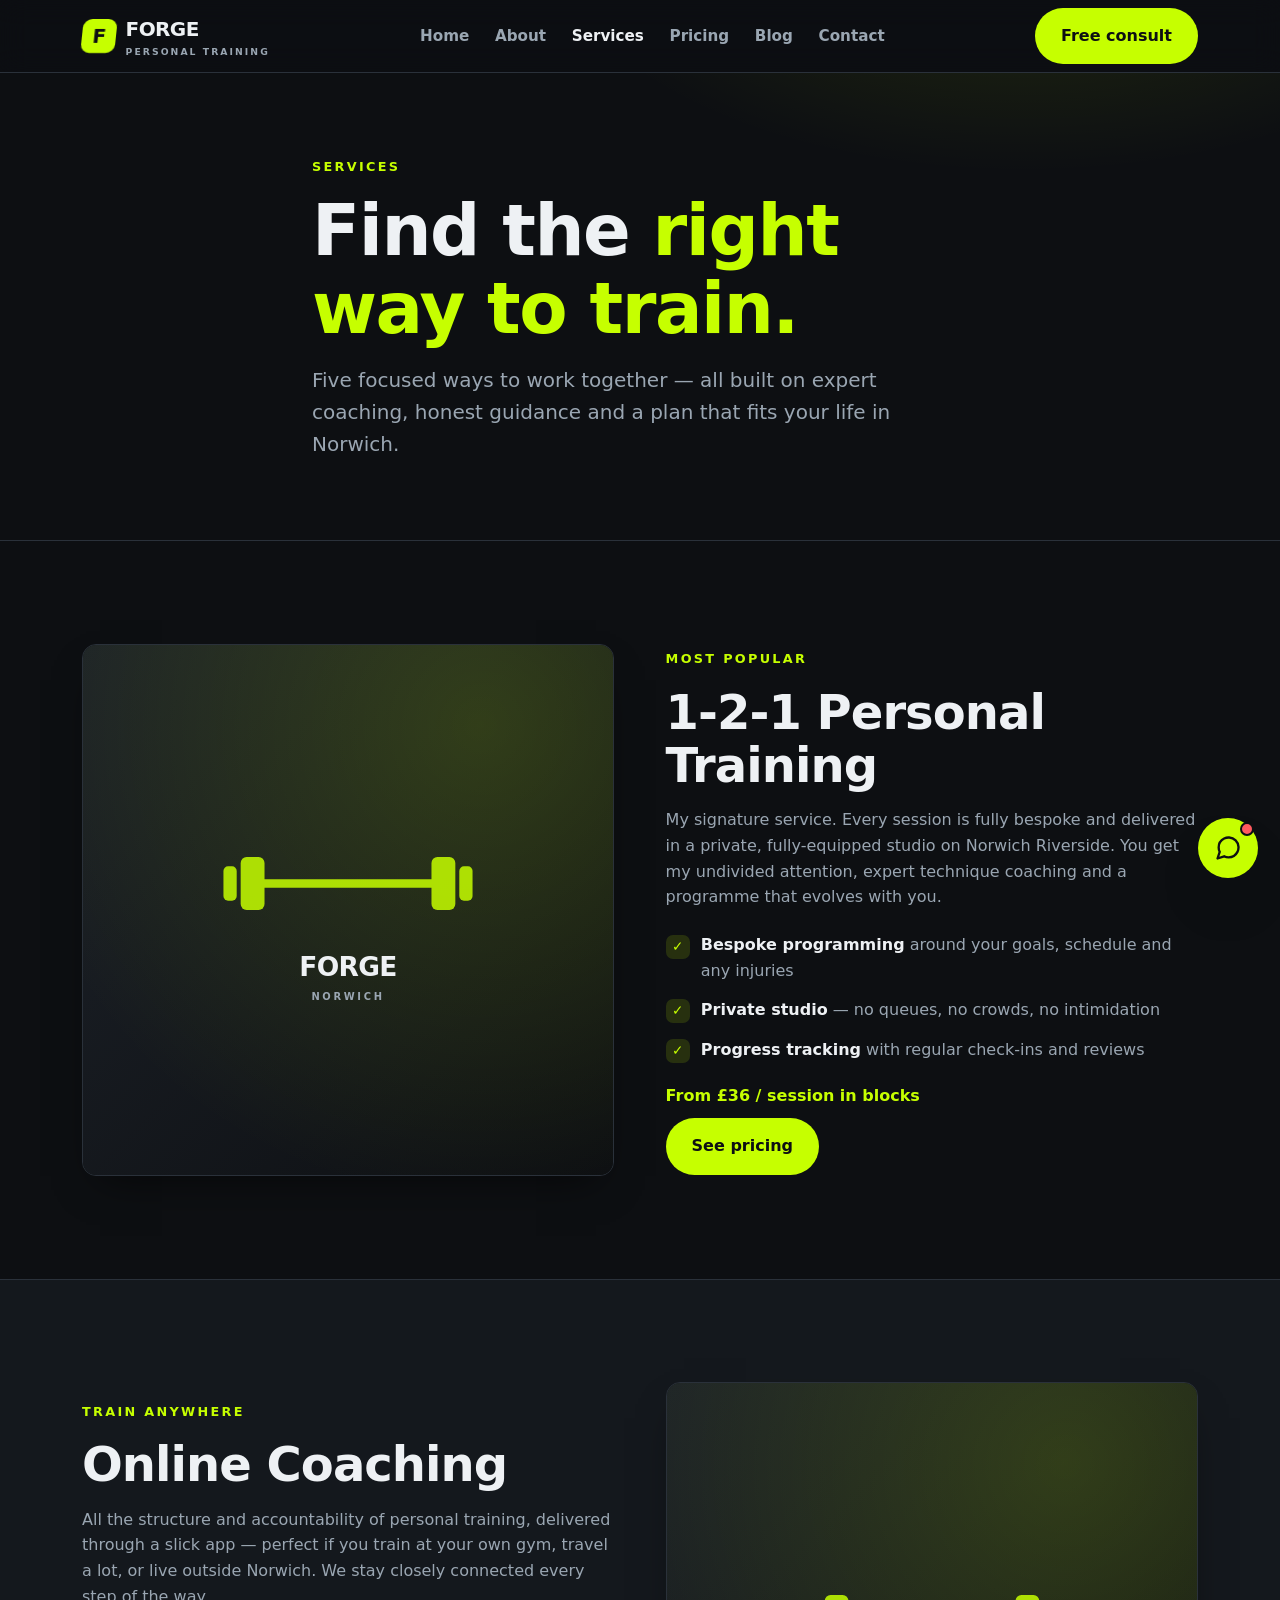
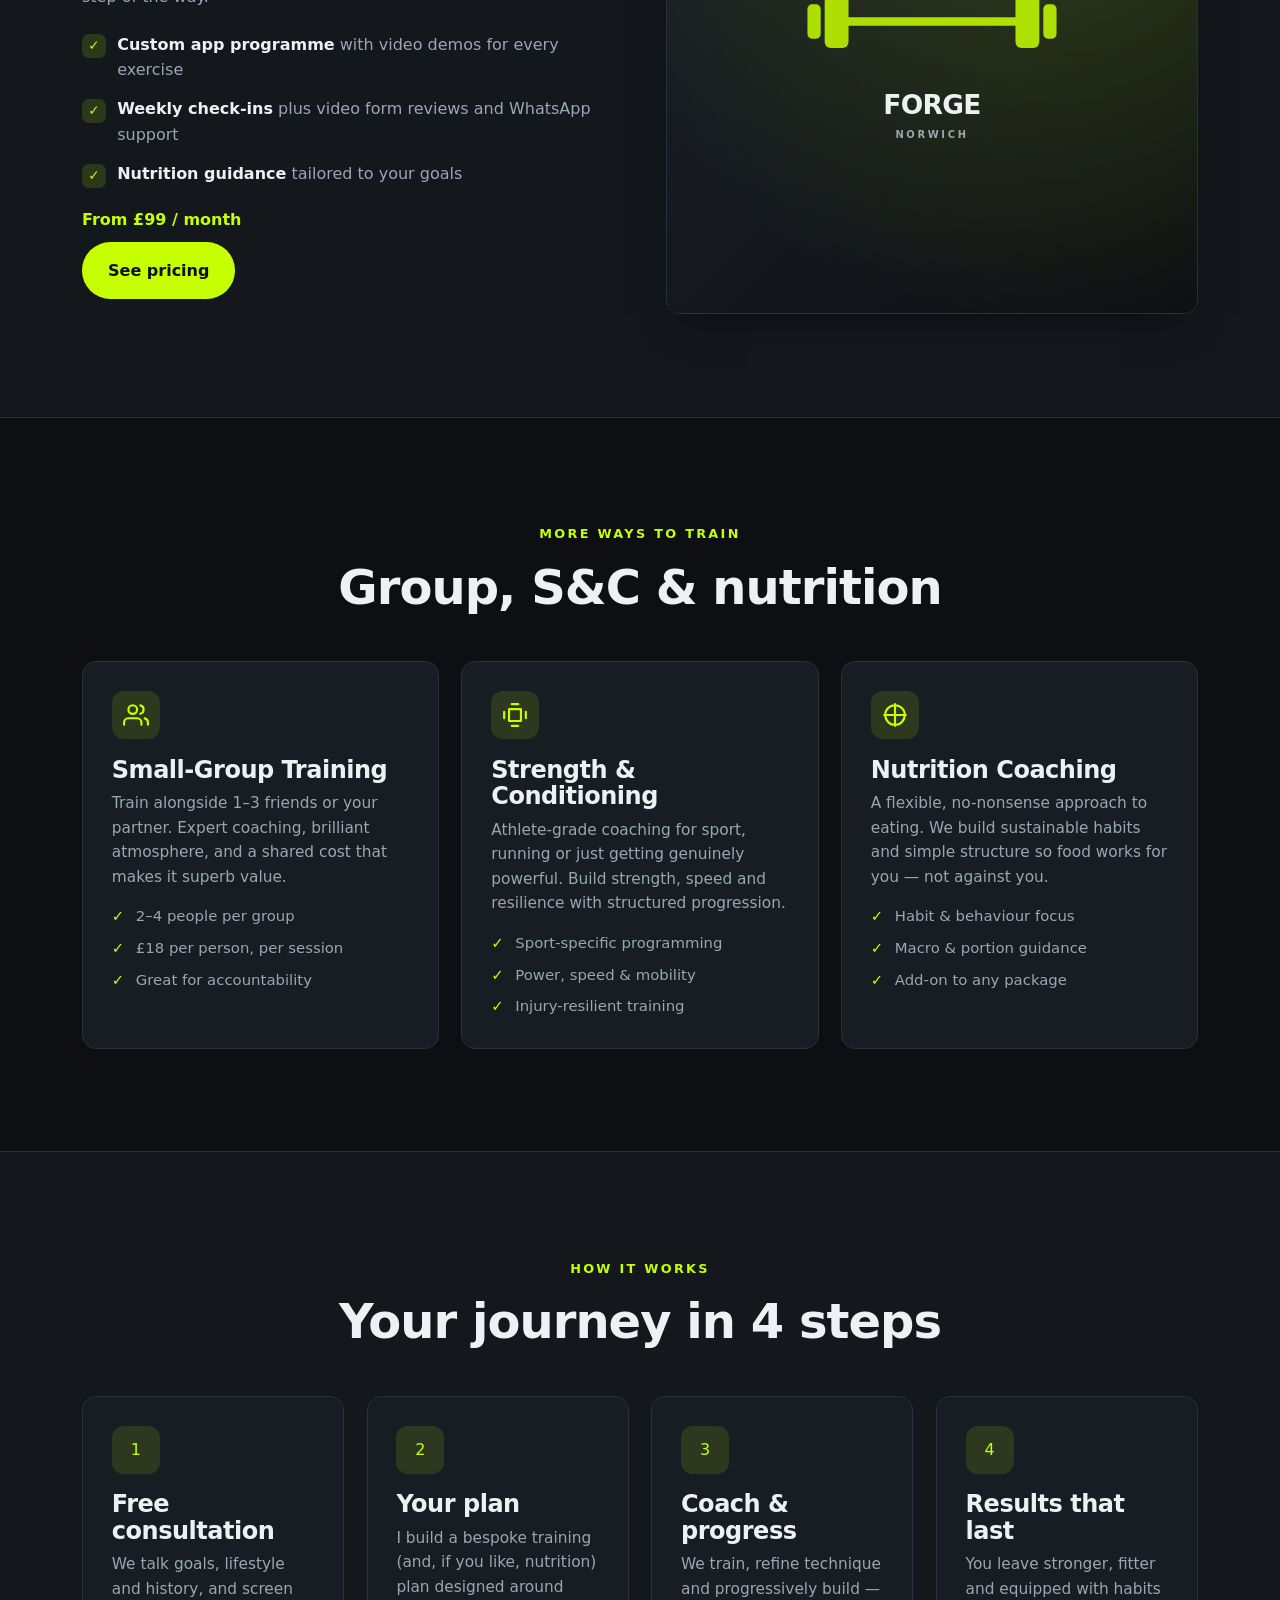
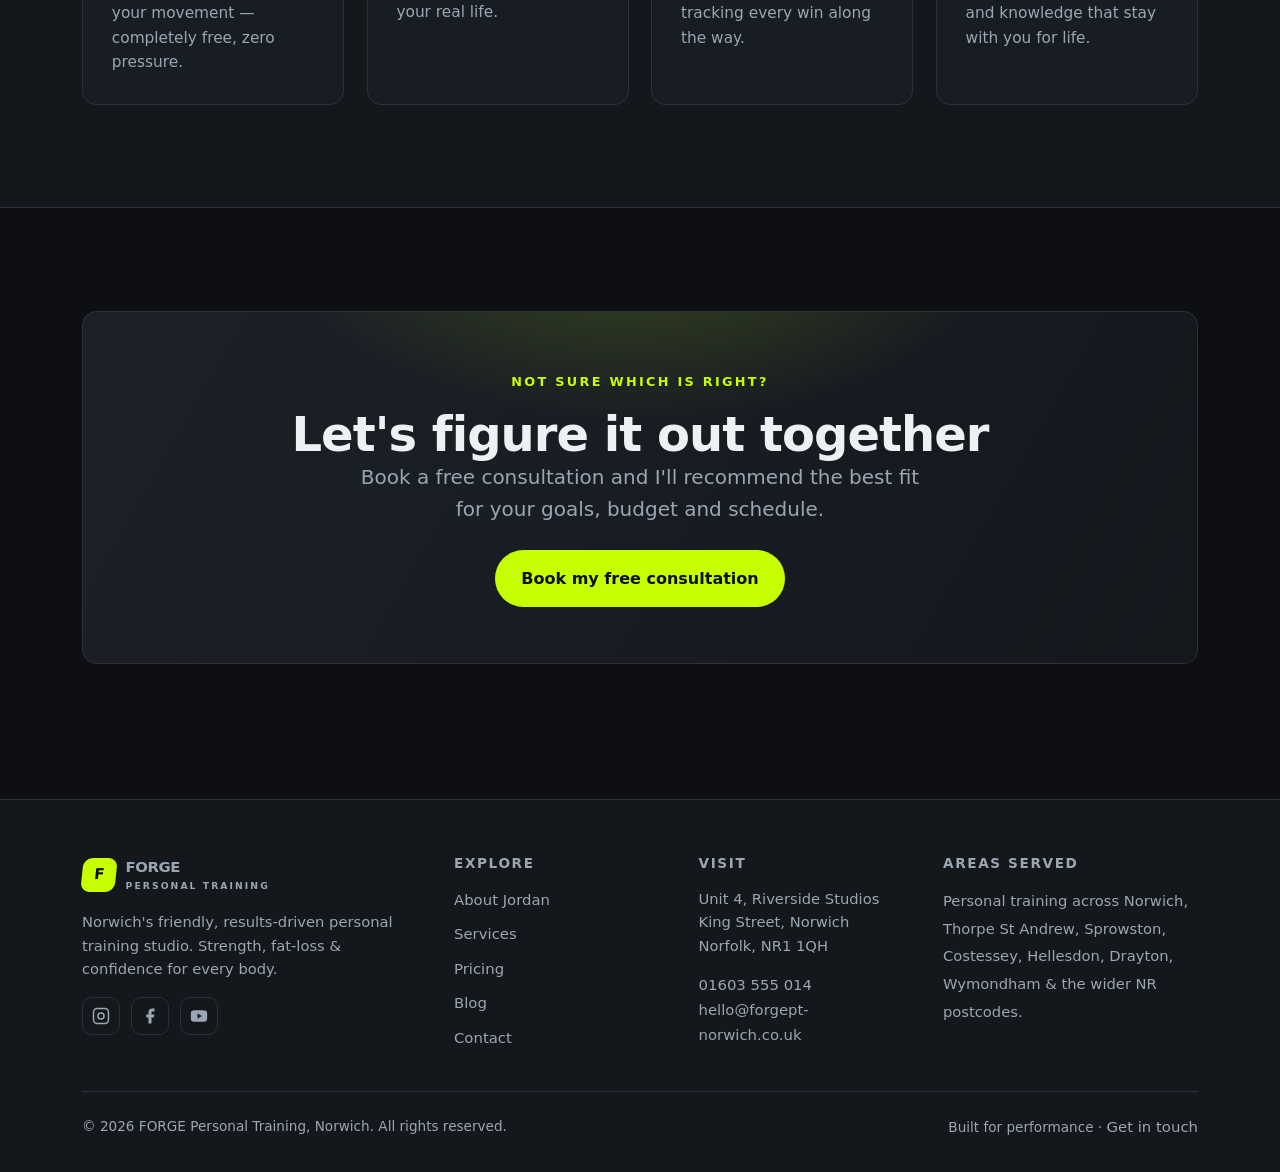
<file: services.html>
<!DOCTYPE html>
<html lang="en-GB">
<head>
<meta charset="UTF-8">
<meta name="viewport" content="width=device-width, initial-scale=1">
<title>Personal Training Services in Norwich | 1-2-1, Online &amp; Group | FORGE</title>
<meta name="description" content="Personal training services in Norwich: 1-2-1 coaching, online coaching, small-group training, strength &amp; conditioning and nutrition coaching. Find the right plan for your goals.">
<meta name="keywords" content="personal training services Norwich, 1-2-1 personal trainer Norwich, online coaching Norwich, small group training Norwich, strength and conditioning Norwich, nutrition coaching Norwich">
<link rel="canonical" href="https://www.forgept-norwich.co.uk/services.html">
<meta name="robots" content="index, follow">
<meta name="theme-color" content="#0d0f12">
<meta property="og:type" content="website">
<meta property="og:title" content="Personal Training Services in Norwich | FORGE">
<meta property="og:description" content="1-2-1, online, small-group, strength &amp; conditioning and nutrition coaching in Norwich.">
<meta property="og:url" content="https://www.forgept-norwich.co.uk/services.html">
<meta property="og:image" content="https://www.forgept-norwich.co.uk/assets/og-image.svg">
<meta name="twitter:card" content="summary_large_image">
<link rel="icon" href="assets/favicon.svg" type="image/svg+xml">
<link rel="manifest" href="site.webmanifest">
<link rel="stylesheet" href="css/styles.css">
<script type="application/ld+json">
{
  "@context": "https://schema.org",
  "@type": "Service",
  "serviceType": "Personal Training",
  "provider": { "@type": "HealthAndBeautyBusiness", "name": "FORGE Personal Training", "url": "https://www.forgept-norwich.co.uk/" },
  "areaServed": { "@type": "City", "name": "Norwich" },
  "hasOfferCatalog": {
    "@type": "OfferCatalog",
    "name": "Personal Training Services",
    "itemListElement": [
      { "@type": "Offer", "itemOffered": { "@type": "Service", "name": "1-2-1 Personal Training" } },
      { "@type": "Offer", "itemOffered": { "@type": "Service", "name": "Online Coaching" } },
      { "@type": "Offer", "itemOffered": { "@type": "Service", "name": "Small-Group Training" } },
      { "@type": "Offer", "itemOffered": { "@type": "Service", "name": "Strength & Conditioning" } },
      { "@type": "Offer", "itemOffered": { "@type": "Service", "name": "Nutrition Coaching" } }
    ]
  }
}
</script>
</head>
<body>

<header class="site-header">
  <div class="container nav">
    <a class="brand" href="index.html" aria-label="FORGE Personal Training — home"><span class="mark">F</span><span>FORGE<small>PERSONAL TRAINING</small></span></a>
    <nav class="nav-links" id="nav-links" aria-label="Primary navigation">
      <a href="index.html">Home</a>
      <a href="about.html">About</a>
      <a href="services.html" aria-current="page">Services</a>
      <a href="pricing.html">Pricing</a>
      <a href="blog.html">Blog</a>
      <a href="contact.html">Contact</a>
      <a class="btn btn--primary" href="contact.html">Free consult</a>
    </nav>
    <div class="nav-cta">
      <a class="btn btn--primary" href="contact.html">Free consult</a>
      <button class="nav-toggle" aria-label="Toggle menu" aria-expanded="false" aria-controls="nav-links">
        <svg viewBox="0 0 24 24" fill="none" stroke="currentColor" stroke-width="2" stroke-linecap="round"><line x1="3" y1="6" x2="21" y2="6"/><line x1="3" y1="12" x2="21" y2="12"/><line x1="3" y1="18" x2="21" y2="18"/></svg>
      </button>
    </div>
  </div>
</header>

<main>
  <section class="page-hero">
    <div class="container page-hero__inner">
      <span class="eyebrow">Services</span>
      <h1>Find the <span class="accent">right way to train.</span></h1>
      <p class="lead">Five focused ways to work together — all built on expert coaching, honest guidance and a plan that fits your life in Norwich.</p>
    </div>
  </section>

  <!-- 1-2-1 -->
  <section class="section">
    <div class="container split">
      <div class="split__media reveal"><img src="https://images.unsplash.com/photo-1571019614242-c5c5dee9f50b?auto=format&fit=crop&w=800&q=80" onerror="this.onerror=null;this.src='assets/ph-square.svg'" alt="1-2-1 personal training session in a Norwich studio" width="800" height="800"></div>
      <div class="reveal">
        <span class="eyebrow">Most popular</span>
        <h2>1-2-1 Personal Training</h2>
        <p class="muted" style="margin-top:1rem">My signature service. Every session is fully bespoke and delivered in a private, fully-equipped studio on Norwich Riverside. You get my undivided attention, expert technique coaching and a programme that evolves with you.</p>
        <ul class="checklist">
          <li><span class="tick">✓</span><span><b>Bespoke programming</b> around your goals, schedule and any injuries</span></li>
          <li><span class="tick">✓</span><span><b>Private studio</b> — no queues, no crowds, no intimidation</span></li>
          <li><span class="tick">✓</span><span><b>Progress tracking</b> with regular check-ins and reviews</span></li>
        </ul>
        <p class="accent" style="margin-top:1.2rem;font-weight:800">From £36 / session in blocks</p>
        <a class="btn btn--primary" href="pricing.html" style="margin-top:.6rem">See pricing</a>
      </div>
    </div>
  </section>

  <!-- Online -->
  <section class="section" style="background:var(--bg-2);border-block:1px solid var(--line)">
    <div class="container split split--reverse">
      <div class="split__media reveal"><img src="https://images.unsplash.com/photo-1576678927484-cc907957088c?auto=format&fit=crop&w=800&q=80" onerror="this.onerror=null;this.src='assets/ph-square.svg'" alt="Online coaching app showing a training plan" width="800" height="800"></div>
      <div class="reveal">
        <span class="eyebrow">Train anywhere</span>
        <h2>Online Coaching</h2>
        <p class="muted" style="margin-top:1rem">All the structure and accountability of personal training, delivered through a slick app — perfect if you train at your own gym, travel a lot, or live outside Norwich. We stay closely connected every step of the way.</p>
        <ul class="checklist">
          <li><span class="tick">✓</span><span><b>Custom app programme</b> with video demos for every exercise</span></li>
          <li><span class="tick">✓</span><span><b>Weekly check-ins</b> plus video form reviews and WhatsApp support</span></li>
          <li><span class="tick">✓</span><span><b>Nutrition guidance</b> tailored to your goals</span></li>
        </ul>
        <p class="accent" style="margin-top:1.2rem;font-weight:800">From £99 / month</p>
        <a class="btn btn--primary" href="pricing.html" style="margin-top:.6rem">See pricing</a>
      </div>
    </div>
  </section>

  <!-- Remaining services as cards -->
  <section class="section">
    <div class="container">
      <div class="section-head center reveal"><span class="eyebrow">More ways to train</span><h2>Group, S&amp;C &amp; nutrition</h2></div>
      <div class="cards">
        <article class="card reveal">
          <div class="ic"><svg viewBox="0 0 24 24" fill="none" stroke="currentColor" stroke-width="2" stroke-linecap="round" stroke-linejoin="round"><path d="M17 21v-2a4 4 0 0 0-4-4H5a4 4 0 0 0-4 4v2"/><circle cx="9" cy="7" r="4"/><path d="M23 21v-2a4 4 0 0 0-3-3.87M16 3.13a4 4 0 0 1 0 7.75"/></svg></div>
          <h3>Small-Group Training</h3>
          <p>Train alongside 1–3 friends or your partner. Expert coaching, brilliant atmosphere, and a shared cost that makes it superb value.</p>
          <ul><li>2–4 people per group</li><li>£18 per person, per session</li><li>Great for accountability</li></ul>
        </article>
        <article class="card reveal">
          <div class="ic"><svg viewBox="0 0 24 24" fill="none" stroke="currentColor" stroke-width="2" stroke-linecap="round" stroke-linejoin="round"><path d="M6.5 6.5h11v11h-11z"/><path d="M2 9v6M22 9v6M9 2h6M9 22h6"/></svg></div>
          <h3>Strength &amp; Conditioning</h3>
          <p>Athlete-grade coaching for sport, running or just getting genuinely powerful. Build strength, speed and resilience with structured progression.</p>
          <ul><li>Sport-specific programming</li><li>Power, speed &amp; mobility</li><li>Injury-resilient training</li></ul>
        </article>
        <article class="card reveal">
          <div class="ic"><svg viewBox="0 0 24 24" fill="none" stroke="currentColor" stroke-width="2" stroke-linecap="round" stroke-linejoin="round"><path d="M12 2v20M2 12h20"/><circle cx="12" cy="12" r="9"/></svg></div>
          <h3>Nutrition Coaching</h3>
          <p>A flexible, no-nonsense approach to eating. We build sustainable habits and simple structure so food works for you — not against you.</p>
          <ul><li>Habit &amp; behaviour focus</li><li>Macro &amp; portion guidance</li><li>Add-on to any package</li></ul>
        </article>
      </div>
    </div>
  </section>

  <!-- Process -->
  <section class="section" style="background:var(--bg-2);border-block:1px solid var(--line)">
    <div class="container">
      <div class="section-head center reveal"><span class="eyebrow">How it works</span><h2>Your journey in 4 steps</h2></div>
      <div class="cards">
        <div class="card reveal"><div class="ic">1</div><h3>Free consultation</h3><p>We talk goals, lifestyle and history, and screen your movement — completely free, zero pressure.</p></div>
        <div class="card reveal"><div class="ic">2</div><h3>Your plan</h3><p>I build a bespoke training (and, if you like, nutrition) plan designed around your real life.</p></div>
        <div class="card reveal"><div class="ic">3</div><h3>Coach &amp; progress</h3><p>We train, refine technique and progressively build — tracking every win along the way.</p></div>
        <div class="card reveal"><div class="ic">4</div><h3>Results that last</h3><p>You leave stronger, fitter and equipped with habits and knowledge that stay with you for life.</p></div>
      </div>
    </div>
  </section>

  <section class="section">
    <div class="container">
      <div class="cta-band reveal">
        <span class="eyebrow">Not sure which is right?</span>
        <h2>Let's figure it out together</h2>
        <p class="lead" style="max-width:46ch;margin-inline:auto">Book a free consultation and I'll recommend the best fit for your goals, budget and schedule.</p>
        <a class="btn btn--primary" href="contact.html">Book my free consultation</a>
      </div>
    </div>
  </section>
</main>

<footer class="site-footer">
  <div class="container">
    <div class="footer-grid">
      <div>
        <a class="brand" href="index.html" aria-label="FORGE Personal Training — home"><span class="mark">F</span><span>FORGE<small>PERSONAL TRAINING</small></span></a>
        <p style="margin-top:1rem;max-width:34ch">Norwich's friendly, results-driven personal training studio. Strength, fat-loss &amp; confidence for every body.</p>
        <div class="socials">
          <a href="https://www.instagram.com/forge.norwich" aria-label="Instagram"><svg viewBox="0 0 24 24" fill="none" stroke="currentColor" stroke-width="2"><rect x="2" y="2" width="20" height="20" rx="5"/><circle cx="12" cy="12" r="4"/><line x1="17.5" y1="6.5" x2="17.5" y2="6.5"/></svg></a>
          <a href="https://www.facebook.com/forge.norwich" aria-label="Facebook"><svg viewBox="0 0 24 24" fill="currentColor"><path d="M18 2h-3a5 5 0 0 0-5 5v3H7v4h3v8h4v-8h3l1-4h-4V7a1 1 0 0 1 1-1h3z"/></svg></a>
          <a href="https://www.youtube.com/@forge.norwich" aria-label="YouTube"><svg viewBox="0 0 24 24" fill="currentColor"><path d="M23 12s0-3.5-.45-5.18a2.78 2.78 0 0 0-1.95-2C18.88 4.33 12 4.33 12 4.33s-6.88 0-8.6.49a2.78 2.78 0 0 0-1.95 2A29 29 0 0 0 1 12a29 29 0 0 0 .45 5.18 2.78 2.78 0 0 0 1.95 2c1.72.49 8.6.49 8.6.49s6.88 0 8.6-.49a2.78 2.78 0 0 0 1.95-2C23 15.5 23 12 23 12zM10 15.5v-7l6 3.5z"/></svg></a>
        </div>
      </div>
      <div><h4>Explore</h4><ul><li><a href="about.html">About Jordan</a></li><li><a href="services.html">Services</a></li><li><a href="pricing.html">Pricing</a></li><li><a href="blog.html">Blog</a></li><li><a href="contact.html">Contact</a></li></ul></div>
      <div><h4>Visit</h4><p>Unit 4, Riverside Studios<br>King Street, Norwich<br>Norfolk, NR1 1QH</p><p style="margin-top:1rem"><a href="tel:+441603555014">01603 555 014</a><br><a href="mailto:hello@forgept-norwich.co.uk">hello@forgept-norwich.co.uk</a></p></div>
      <div><h4>Areas served</h4><p class="areas">Personal training across Norwich, Thorpe St Andrew, Sprowston, Costessey, Hellesdon, Drayton, Wymondham &amp; the wider NR postcodes.</p></div>
    </div>
    <div class="footer-bottom">
      <span>© <span data-year>2026</span> FORGE Personal Training, Norwich. All rights reserved.</span>
      <span>Built for performance · <a href="contact.html">Get in touch</a></span>
    </div>
  </div>
</footer>

<script src="js/main.js"></script>
<script src="js/chatbot.js"></script>
</body>
</html>
</file>
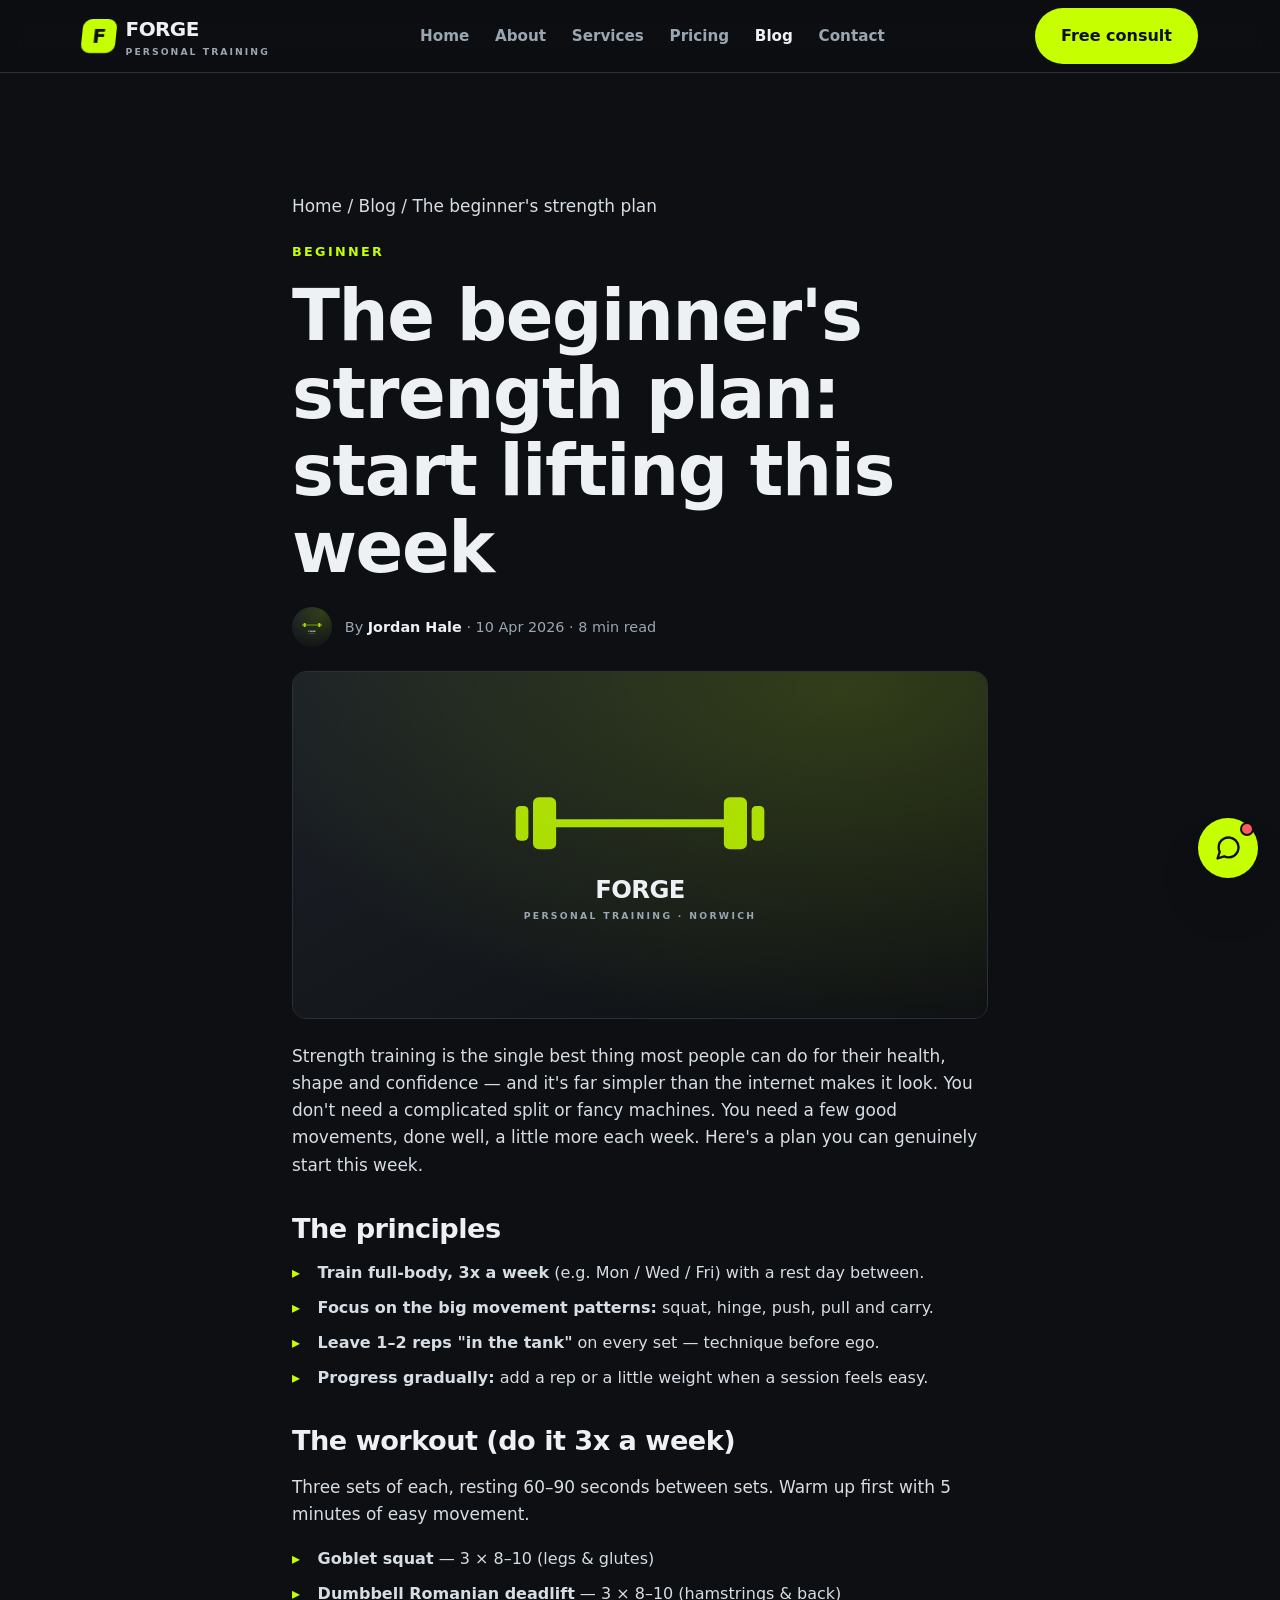
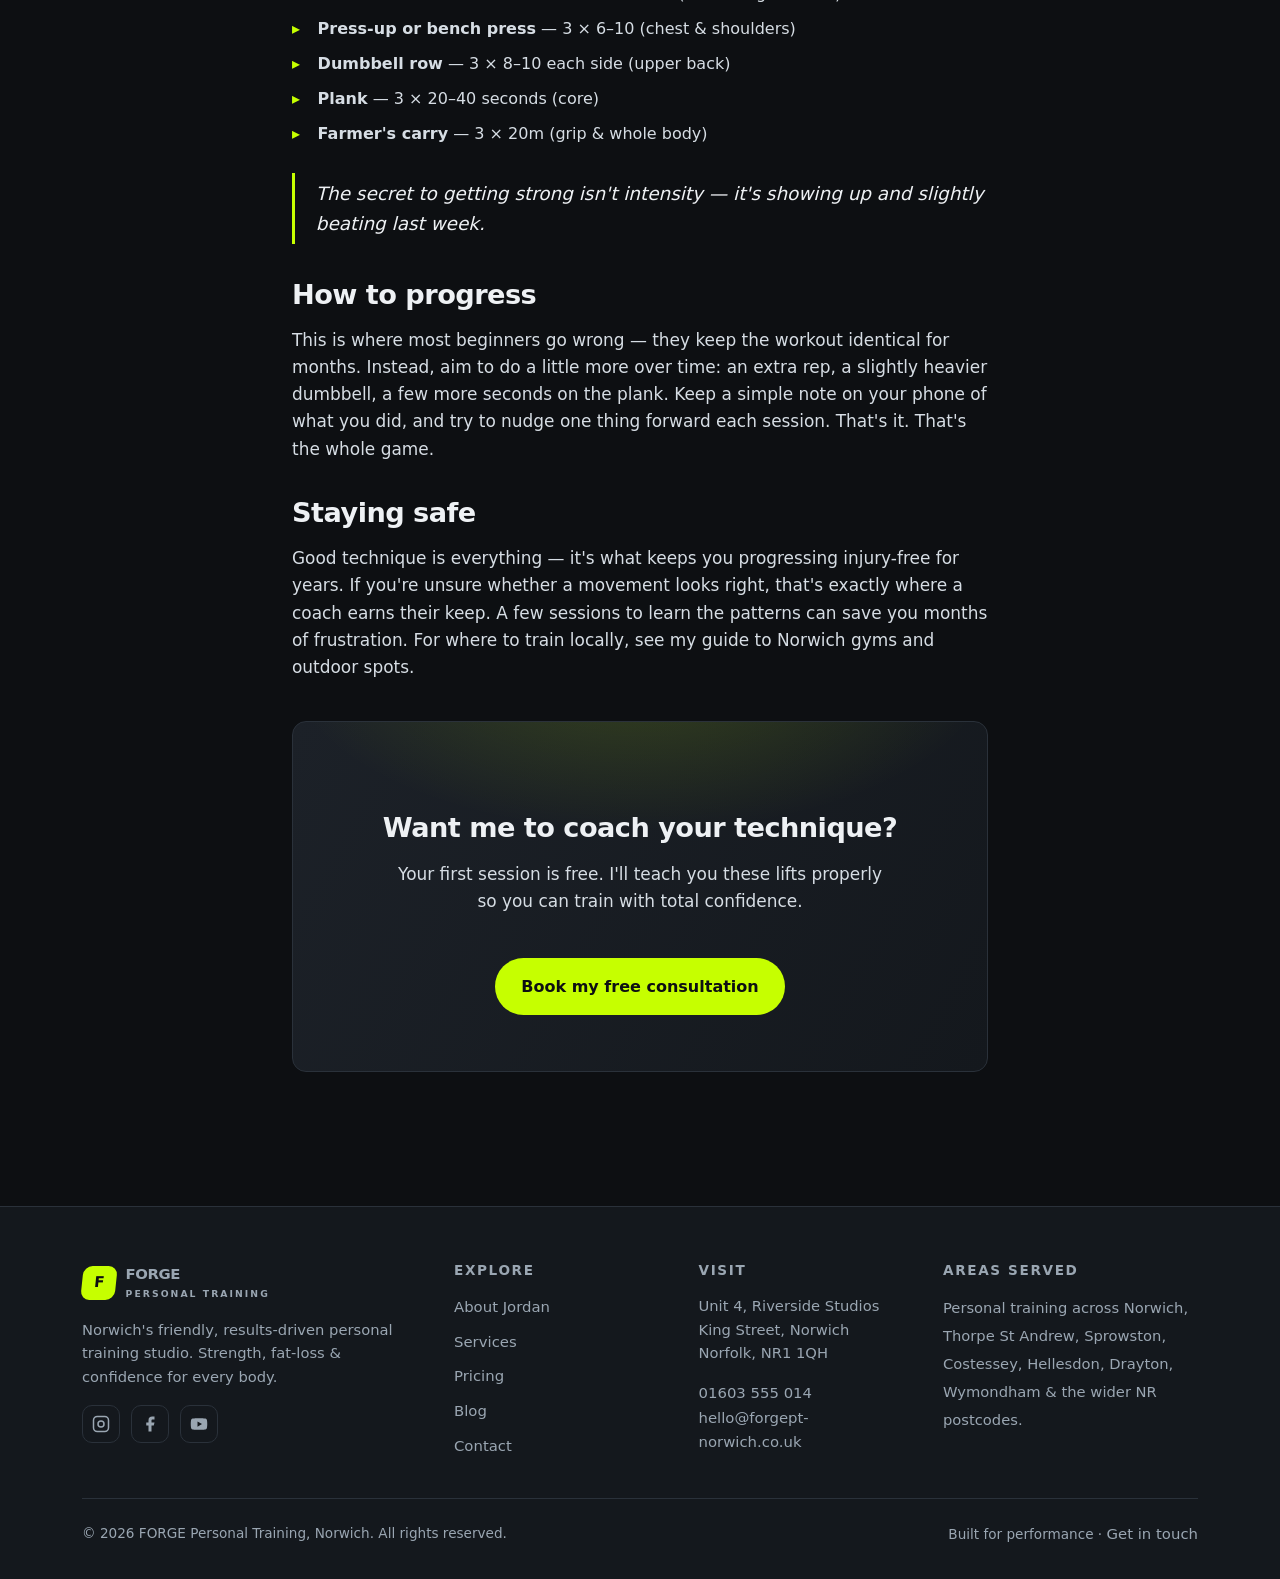
<file: blog/beginners-strength-plan.html>
<!DOCTYPE html>
<html lang="en-GB">
<head>
<meta charset="UTF-8">
<meta name="viewport" content="width=device-width, initial-scale=1">
<title>The Beginner's Strength Plan: Start Lifting This Week | FORGE Norwich</title>
<meta name="description" content="A simple, effective full-body strength plan for beginners from a Norwich personal trainer. Three workouts a week, clear exercises and how to progress safely.">
<meta name="keywords" content="beginner strength plan, how to start lifting, full body workout beginner, personal trainer Norwich, strength training for beginners">
<link rel="canonical" href="https://www.forgept-norwich.co.uk/blog/beginners-strength-plan.html">
<meta name="robots" content="index, follow">
<meta name="theme-color" content="#0d0f12">
<meta property="og:type" content="article">
<meta property="og:title" content="The Beginner's Strength Plan: Start Lifting This Week">
<meta property="og:description" content="A simple full-body strength plan for beginners, from a Norwich PT.">
<meta property="og:url" content="https://www.forgept-norwich.co.uk/blog/beginners-strength-plan.html">
<meta property="og:image" content="https://www.forgept-norwich.co.uk/assets/og-image.svg">
<meta name="twitter:card" content="summary_large_image">
<link rel="icon" href="../assets/favicon.svg" type="image/svg+xml">
<link rel="manifest" href="../site.webmanifest">
<link rel="stylesheet" href="../css/styles.css">
<script type="application/ld+json">
{
  "@context": "https://schema.org",
  "@type": "BlogPosting",
  "headline": "The Beginner's Strength Plan: Start Lifting This Week",
  "description": "A simple, effective full-body strength plan for beginners from a Norwich personal trainer.",
  "image": "https://www.forgept-norwich.co.uk/assets/og-image.svg",
  "author": { "@type": "Person", "name": "Jordan Hale" },
  "publisher": { "@type": "Organization", "name": "FORGE Personal Training" },
  "datePublished": "2026-04-10",
  "dateModified": "2026-04-10",
  "mainEntityOfPage": "https://www.forgept-norwich.co.uk/blog/beginners-strength-plan.html"
}
</script>
</head>
<body>

<header class="site-header">
  <div class="container nav">
    <a class="brand" href="../index.html" aria-label="FORGE Personal Training — home"><span class="mark">F</span><span>FORGE<small>PERSONAL TRAINING</small></span></a>
    <nav class="nav-links" id="nav-links" aria-label="Primary navigation">
      <a href="../index.html">Home</a>
      <a href="../about.html">About</a>
      <a href="../services.html">Services</a>
      <a href="../pricing.html">Pricing</a>
      <a href="../blog.html" aria-current="page">Blog</a>
      <a href="../contact.html">Contact</a>
      <a class="btn btn--primary" href="../contact.html">Free consult</a>
    </nav>
    <div class="nav-cta">
      <a class="btn btn--primary" href="../contact.html">Free consult</a>
      <button class="nav-toggle" aria-label="Toggle menu" aria-expanded="false" aria-controls="nav-links">
        <svg viewBox="0 0 24 24" fill="none" stroke="currentColor" stroke-width="2" stroke-linecap="round"><line x1="3" y1="6" x2="21" y2="6"/><line x1="3" y1="12" x2="21" y2="12"/><line x1="3" y1="18" x2="21" y2="18"/></svg>
      </button>
    </div>
  </div>
</header>

<main class="section">
  <article class="container article">
    <p class="breadcrumb"><a href="../index.html">Home</a> / <a href="../blog.html">Blog</a> / The beginner's strength plan</p>
    <span class="eyebrow">Beginner</span>
    <h1>The beginner's strength plan: start lifting this week</h1>
    <div class="byline">
      <img src="https://images.unsplash.com/photo-1583454110551-21f2fa2afe61?auto=format&fit=crop&w=80&q=80" onerror="this.onerror=null;this.src='../assets/ph-square.svg'" alt="Jordan Hale" width="40" height="40">
      <span>By <strong style="color:var(--text)">Jordan Hale</strong> · 10 Apr 2026 · 8 min read</span>
    </div>
    <img class="hero-img" src="https://images.unsplash.com/photo-1517836357463-d25dfeac3438?auto=format&fit=crop&w=1200&q=80" onerror="this.onerror=null;this.src='../assets/ph-landscape.svg'" alt="Beginner strength training with a barbell" width="1200" height="600">

    <p>Strength training is the single best thing most people can do for their health, shape and confidence — and it's far simpler than the internet makes it look. You don't need a complicated split or fancy machines. You need a few good movements, done well, a little more each week. Here's a plan you can genuinely start this week.</p>

    <h2>The principles</h2>
    <ul class="bullets">
      <li><strong>Train full-body, 3x a week</strong> (e.g. Mon / Wed / Fri) with a rest day between.</li>
      <li><strong>Focus on the big movement patterns:</strong> squat, hinge, push, pull and carry.</li>
      <li><strong>Leave 1–2 reps "in the tank"</strong> on every set — technique before ego.</li>
      <li><strong>Progress gradually:</strong> add a rep or a little weight when a session feels easy.</li>
    </ul>

    <h2>The workout (do it 3x a week)</h2>
    <p>Three sets of each, resting 60–90 seconds between sets. Warm up first with 5 minutes of easy movement.</p>
    <ul class="bullets">
      <li><strong>Goblet squat</strong> — 3 × 8–10 (legs &amp; glutes)</li>
      <li><strong>Dumbbell Romanian deadlift</strong> — 3 × 8–10 (hamstrings &amp; back)</li>
      <li><strong>Press-up or bench press</strong> — 3 × 6–10 (chest &amp; shoulders)</li>
      <li><strong>Dumbbell row</strong> — 3 × 8–10 each side (upper back)</li>
      <li><strong>Plank</strong> — 3 × 20–40 seconds (core)</li>
      <li><strong>Farmer's carry</strong> — 3 × 20m (grip &amp; whole body)</li>
    </ul>

    <blockquote>The secret to getting strong isn't intensity — it's showing up and slightly beating last week.</blockquote>

    <h2>How to progress</h2>
    <p>This is where most beginners go wrong — they keep the workout identical for months. Instead, aim to do a little more over time: an extra rep, a slightly heavier dumbbell, a few more seconds on the plank. Keep a simple note on your phone of what you did, and try to nudge one thing forward each session. That's it. That's the whole game.</p>

    <h2>Staying safe</h2>
    <p>Good technique is everything — it's what keeps you progressing injury-free for years. If you're unsure whether a movement looks right, that's exactly where a coach earns their keep. A few sessions to learn the patterns can save you months of frustration. For where to train locally, see my <a href="best-gyms-norwich.html">guide to Norwich gyms and outdoor spots</a>.</p>

    <div class="cta-band" style="margin-top:2.5rem">
      <h2>Want me to coach your technique?</h2>
      <p class="lead" style="max-width:46ch;margin-inline:auto">Your first session is free. I'll teach you these lifts properly so you can train with total confidence.</p>
      <a class="btn btn--primary" href="../contact.html">Book my free consultation</a>
    </div>
  </article>
</main>

<footer class="site-footer">
  <div class="container">
    <div class="footer-grid">
      <div>
        <a class="brand" href="../index.html" aria-label="FORGE Personal Training — home"><span class="mark">F</span><span>FORGE<small>PERSONAL TRAINING</small></span></a>
        <p style="margin-top:1rem;max-width:34ch">Norwich's friendly, results-driven personal training studio. Strength, fat-loss &amp; confidence for every body.</p>
        <div class="socials">
          <a href="https://www.instagram.com/forge.norwich" aria-label="Instagram"><svg viewBox="0 0 24 24" fill="none" stroke="currentColor" stroke-width="2"><rect x="2" y="2" width="20" height="20" rx="5"/><circle cx="12" cy="12" r="4"/><line x1="17.5" y1="6.5" x2="17.5" y2="6.5"/></svg></a>
          <a href="https://www.facebook.com/forge.norwich" aria-label="Facebook"><svg viewBox="0 0 24 24" fill="currentColor"><path d="M18 2h-3a5 5 0 0 0-5 5v3H7v4h3v8h4v-8h3l1-4h-4V7a1 1 0 0 1 1-1h3z"/></svg></a>
          <a href="https://www.youtube.com/@forge.norwich" aria-label="YouTube"><svg viewBox="0 0 24 24" fill="currentColor"><path d="M23 12s0-3.5-.45-5.18a2.78 2.78 0 0 0-1.95-2C18.88 4.33 12 4.33 12 4.33s-6.88 0-8.6.49a2.78 2.78 0 0 0-1.95 2A29 29 0 0 0 1 12a29 29 0 0 0 .45 5.18 2.78 2.78 0 0 0 1.95 2c1.72.49 8.6.49 8.6.49s6.88 0 8.6-.49a2.78 2.78 0 0 0 1.95-2C23 15.5 23 12 23 12zM10 15.5v-7l6 3.5z"/></svg></a>
        </div>
      </div>
      <div><h4>Explore</h4><ul><li><a href="../about.html">About Jordan</a></li><li><a href="../services.html">Services</a></li><li><a href="../pricing.html">Pricing</a></li><li><a href="../blog.html">Blog</a></li><li><a href="../contact.html">Contact</a></li></ul></div>
      <div><h4>Visit</h4><p>Unit 4, Riverside Studios<br>King Street, Norwich<br>Norfolk, NR1 1QH</p><p style="margin-top:1rem"><a href="tel:+441603555014">01603 555 014</a><br><a href="mailto:hello@forgept-norwich.co.uk">hello@forgept-norwich.co.uk</a></p></div>
      <div><h4>Areas served</h4><p class="areas">Personal training across Norwich, Thorpe St Andrew, Sprowston, Costessey, Hellesdon, Drayton, Wymondham &amp; the wider NR postcodes.</p></div>
    </div>
    <div class="footer-bottom">
      <span>© <span data-year>2026</span> FORGE Personal Training, Norwich. All rights reserved.</span>
      <span>Built for performance · <a href="../contact.html">Get in touch</a></span>
    </div>
  </div>
</footer>

<script src="../js/main.js"></script>
<script src="../js/chatbot.js"></script>
</body>
</html>
</file>
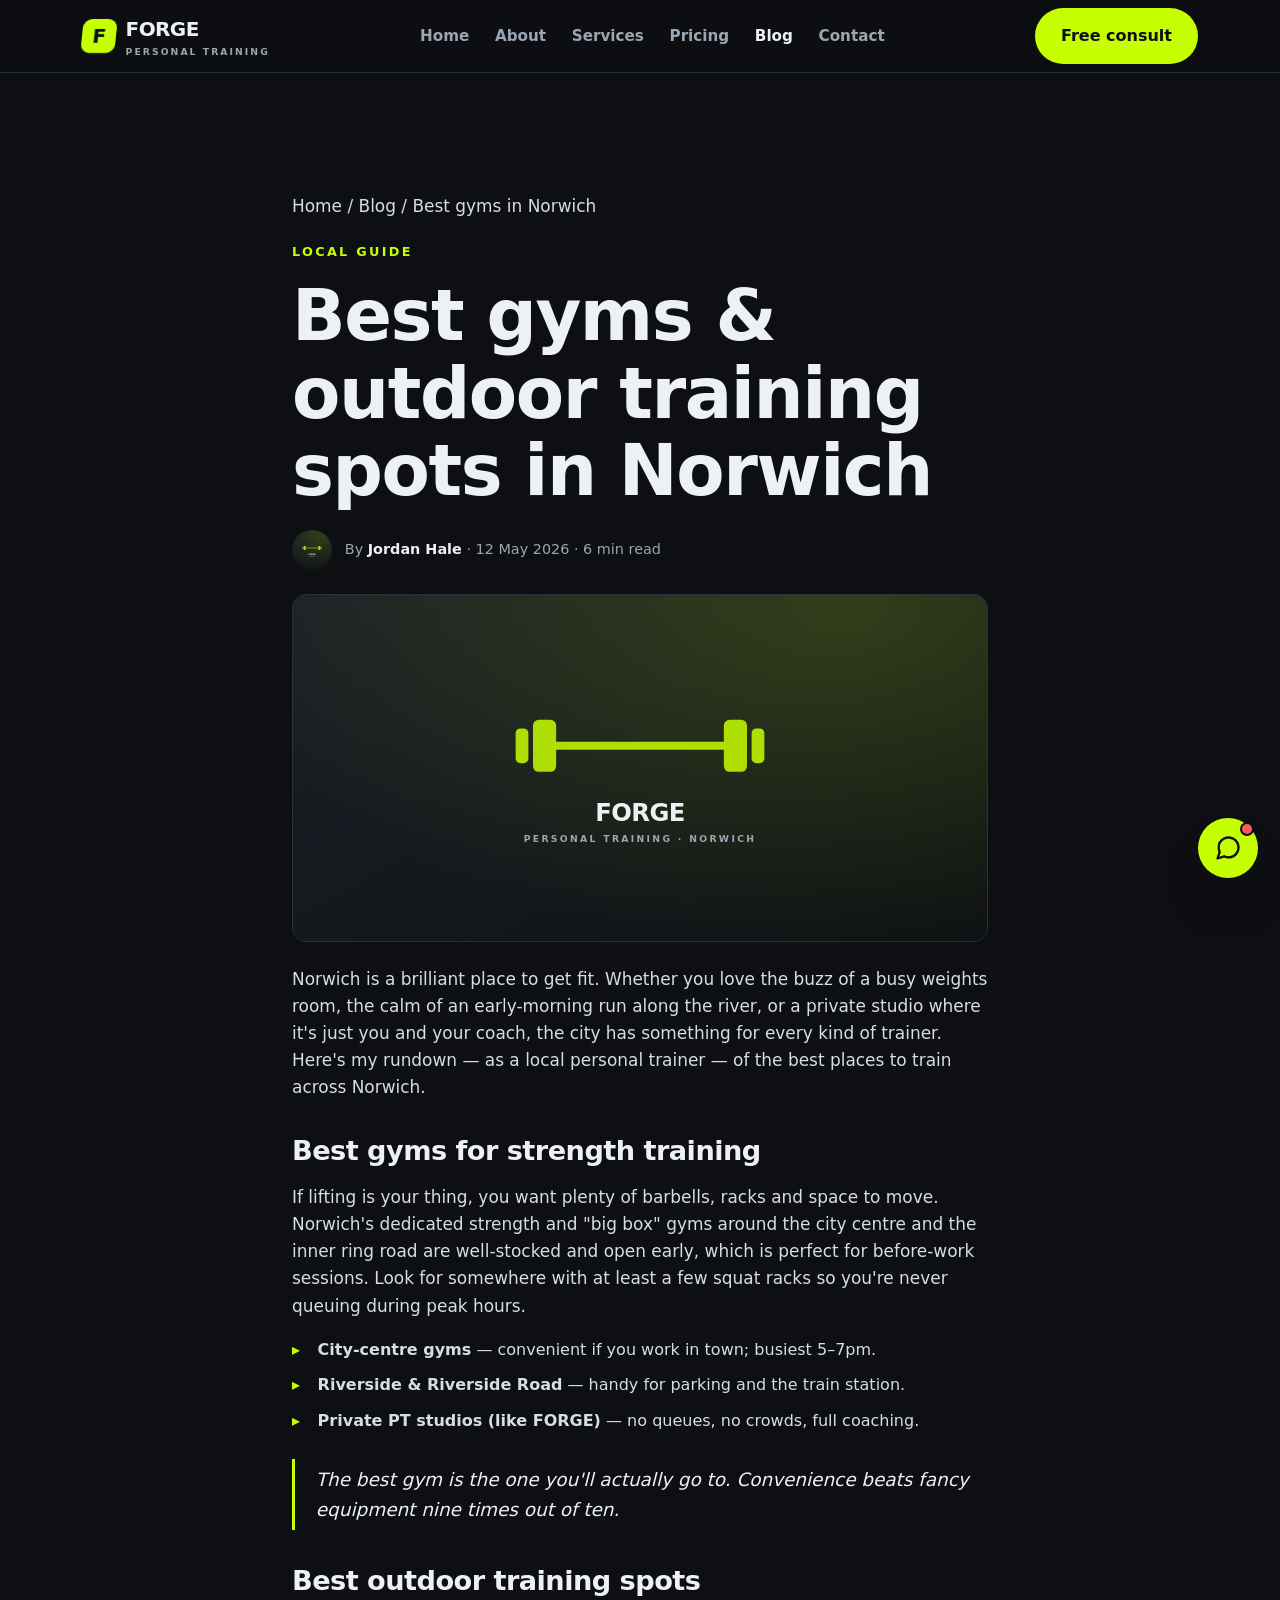
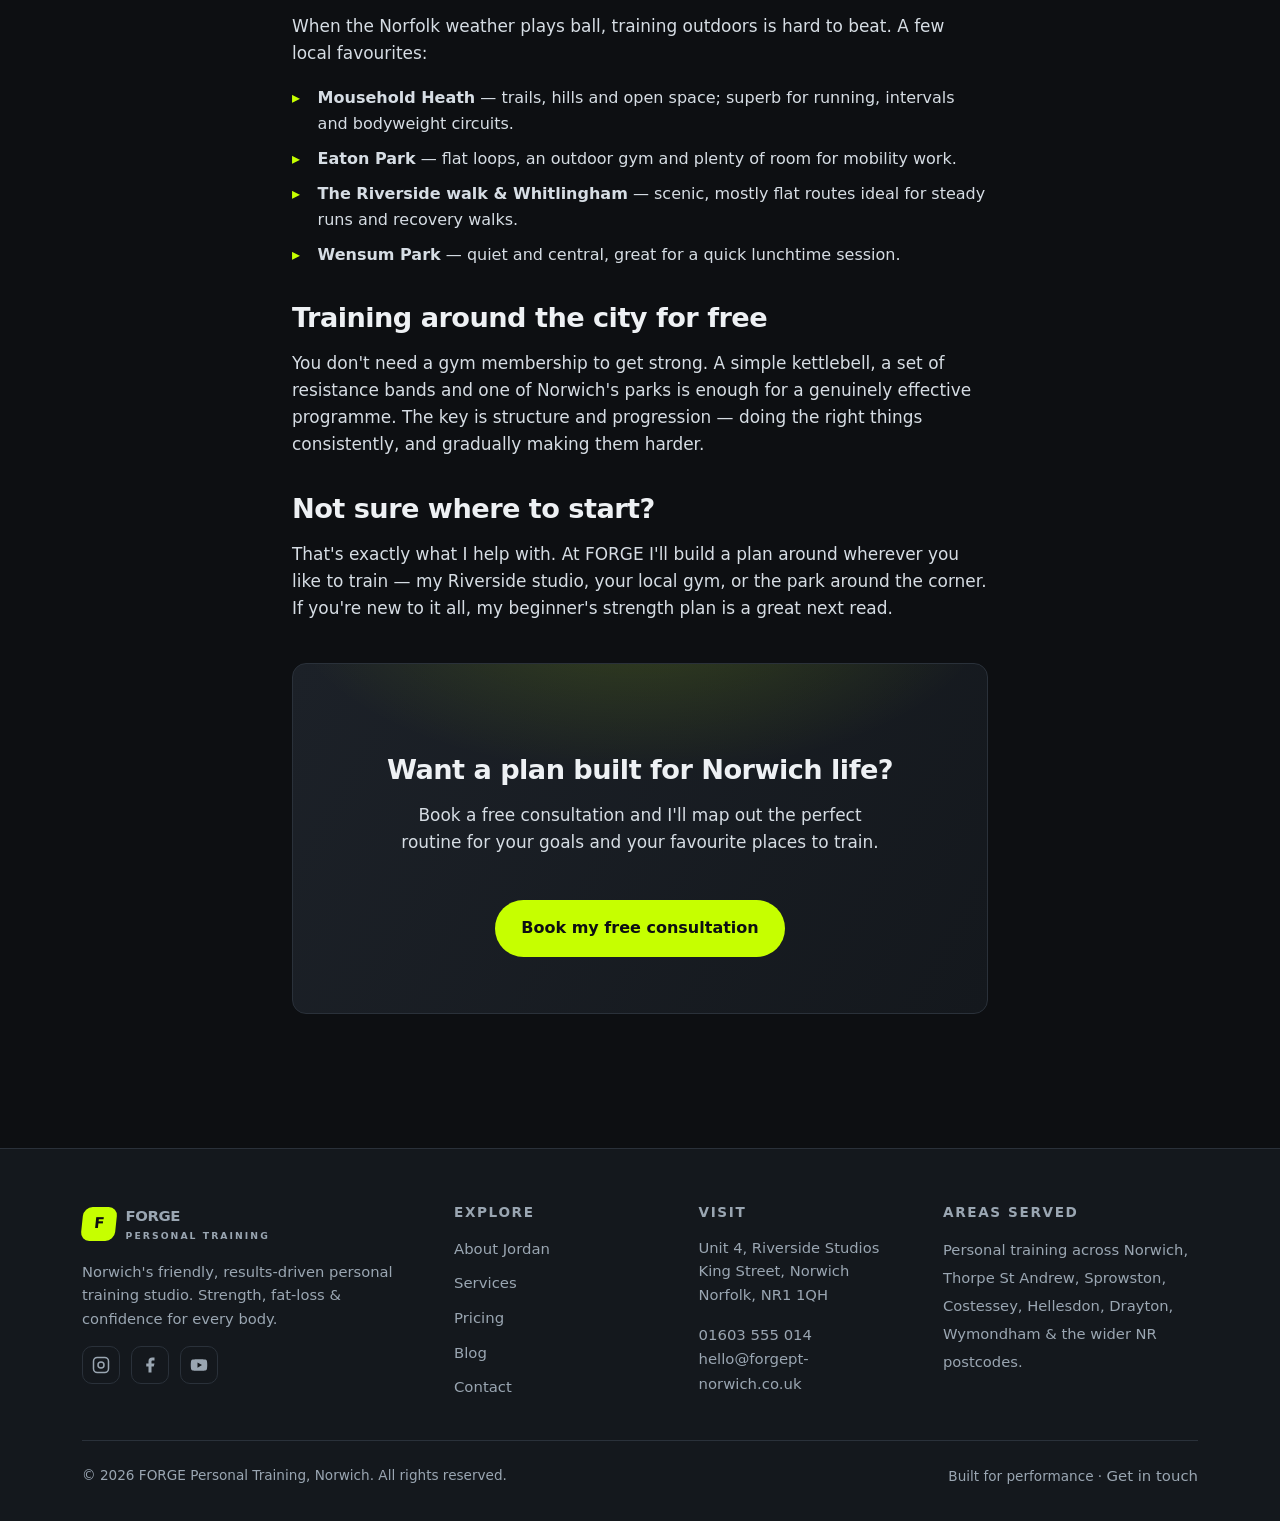
<file: blog/best-gyms-norwich.html>
<!DOCTYPE html>
<html lang="en-GB">
<head>
<meta charset="UTF-8">
<meta name="viewport" content="width=device-width, initial-scale=1">
<title>Best Gyms &amp; Outdoor Training Spots in Norwich (2026) | FORGE</title>
<meta name="description" content="A local personal trainer's guide to the best gyms and outdoor training spots in Norwich — from the Riverside and Mousehold Heath to the city's top strength gyms.">
<meta name="keywords" content="best gyms Norwich, gyms in Norwich, outdoor training Norwich, where to train Norwich, Mousehold Heath running, Norwich fitness">
<link rel="canonical" href="https://www.forgept-norwich.co.uk/blog/best-gyms-norwich.html">
<meta name="robots" content="index, follow">
<meta name="theme-color" content="#0d0f12">
<meta property="og:type" content="article">
<meta property="og:title" content="Best Gyms &amp; Outdoor Training Spots in Norwich">
<meta property="og:description" content="A Norwich PT's guide to the best places to lift, run and train across the city.">
<meta property="og:url" content="https://www.forgept-norwich.co.uk/blog/best-gyms-norwich.html">
<meta property="og:image" content="https://www.forgept-norwich.co.uk/assets/og-image.svg">
<meta name="twitter:card" content="summary_large_image">
<link rel="icon" href="../assets/favicon.svg" type="image/svg+xml">
<link rel="manifest" href="../site.webmanifest">
<link rel="stylesheet" href="../css/styles.css">
<script type="application/ld+json">
{
  "@context": "https://schema.org",
  "@type": "BlogPosting",
  "headline": "Best Gyms & Outdoor Training Spots in Norwich",
  "description": "A local personal trainer's guide to the best gyms and outdoor training spots in Norwich.",
  "image": "https://www.forgept-norwich.co.uk/assets/og-image.svg",
  "author": { "@type": "Person", "name": "Jordan Hale" },
  "publisher": { "@type": "Organization", "name": "FORGE Personal Training" },
  "datePublished": "2026-05-12",
  "dateModified": "2026-05-12",
  "mainEntityOfPage": "https://www.forgept-norwich.co.uk/blog/best-gyms-norwich.html"
}
</script>
</head>
<body>

<header class="site-header">
  <div class="container nav">
    <a class="brand" href="../index.html" aria-label="FORGE Personal Training — home"><span class="mark">F</span><span>FORGE<small>PERSONAL TRAINING</small></span></a>
    <nav class="nav-links" id="nav-links" aria-label="Primary navigation">
      <a href="../index.html">Home</a>
      <a href="../about.html">About</a>
      <a href="../services.html">Services</a>
      <a href="../pricing.html">Pricing</a>
      <a href="../blog.html" aria-current="page">Blog</a>
      <a href="../contact.html">Contact</a>
      <a class="btn btn--primary" href="../contact.html">Free consult</a>
    </nav>
    <div class="nav-cta">
      <a class="btn btn--primary" href="../contact.html">Free consult</a>
      <button class="nav-toggle" aria-label="Toggle menu" aria-expanded="false" aria-controls="nav-links">
        <svg viewBox="0 0 24 24" fill="none" stroke="currentColor" stroke-width="2" stroke-linecap="round"><line x1="3" y1="6" x2="21" y2="6"/><line x1="3" y1="12" x2="21" y2="12"/><line x1="3" y1="18" x2="21" y2="18"/></svg>
      </button>
    </div>
  </div>
</header>

<main class="section">
  <article class="container article">
    <p class="breadcrumb"><a href="../index.html">Home</a> / <a href="../blog.html">Blog</a> / Best gyms in Norwich</p>
    <span class="eyebrow">Local guide</span>
    <h1>Best gyms &amp; outdoor training spots in Norwich</h1>
    <div class="byline">
      <img src="https://images.unsplash.com/photo-1583454110551-21f2fa2afe61?auto=format&fit=crop&w=80&q=80" onerror="this.onerror=null;this.src='../assets/ph-square.svg'" alt="Jordan Hale" width="40" height="40">
      <span>By <strong style="color:var(--text)">Jordan Hale</strong> · 12 May 2026 · 6 min read</span>
    </div>
    <img class="hero-img" src="https://images.unsplash.com/photo-1534438327276-14e5300c3a48?auto=format&fit=crop&w=1200&q=80" onerror="this.onerror=null;this.src='../assets/ph-landscape.svg'" alt="Training in a Norwich gym" width="1200" height="600">

    <p>Norwich is a brilliant place to get fit. Whether you love the buzz of a busy weights room, the calm of an early-morning run along the river, or a private studio where it's just you and your coach, the city has something for every kind of trainer. Here's my rundown — as a local personal trainer — of the best places to train across Norwich.</p>

    <h2>Best gyms for strength training</h2>
    <p>If lifting is your thing, you want plenty of barbells, racks and space to move. Norwich's dedicated strength and "big box" gyms around the city centre and the inner ring road are well-stocked and open early, which is perfect for before-work sessions. Look for somewhere with at least a few squat racks so you're never queuing during peak hours.</p>
    <ul class="bullets">
      <li><strong>City-centre gyms</strong> — convenient if you work in town; busiest 5–7pm.</li>
      <li><strong>Riverside &amp; Riverside Road</strong> — handy for parking and the train station.</li>
      <li><strong>Private PT studios (like FORGE)</strong> — no queues, no crowds, full coaching.</li>
    </ul>

    <blockquote>The best gym is the one you'll actually go to. Convenience beats fancy equipment nine times out of ten.</blockquote>

    <h2>Best outdoor training spots</h2>
    <p>When the Norfolk weather plays ball, training outdoors is hard to beat. A few local favourites:</p>
    <ul class="bullets">
      <li><strong>Mousehold Heath</strong> — trails, hills and open space; superb for running, intervals and bodyweight circuits.</li>
      <li><strong>Eaton Park</strong> — flat loops, an outdoor gym and plenty of room for mobility work.</li>
      <li><strong>The Riverside walk &amp; Whitlingham</strong> — scenic, mostly flat routes ideal for steady runs and recovery walks.</li>
      <li><strong>Wensum Park</strong> — quiet and central, great for a quick lunchtime session.</li>
    </ul>

    <h2>Training around the city for free</h2>
    <p>You don't need a gym membership to get strong. A simple kettlebell, a set of resistance bands and one of Norwich's parks is enough for a genuinely effective programme. The key is structure and progression — doing the right things consistently, and gradually making them harder.</p>

    <h2>Not sure where to start?</h2>
    <p>That's exactly what I help with. At FORGE I'll build a plan around wherever you like to train — my Riverside studio, your local gym, or the park around the corner. If you're new to it all, my <a href="beginners-strength-plan.html">beginner's strength plan</a> is a great next read.</p>

    <div class="cta-band" style="margin-top:2.5rem">
      <h2>Want a plan built for Norwich life?</h2>
      <p class="lead" style="max-width:46ch;margin-inline:auto">Book a free consultation and I'll map out the perfect routine for your goals and your favourite places to train.</p>
      <a class="btn btn--primary" href="../contact.html">Book my free consultation</a>
    </div>
  </article>
</main>

<footer class="site-footer">
  <div class="container">
    <div class="footer-grid">
      <div>
        <a class="brand" href="../index.html" aria-label="FORGE Personal Training — home"><span class="mark">F</span><span>FORGE<small>PERSONAL TRAINING</small></span></a>
        <p style="margin-top:1rem;max-width:34ch">Norwich's friendly, results-driven personal training studio. Strength, fat-loss &amp; confidence for every body.</p>
        <div class="socials">
          <a href="https://www.instagram.com/forge.norwich" aria-label="Instagram"><svg viewBox="0 0 24 24" fill="none" stroke="currentColor" stroke-width="2"><rect x="2" y="2" width="20" height="20" rx="5"/><circle cx="12" cy="12" r="4"/><line x1="17.5" y1="6.5" x2="17.5" y2="6.5"/></svg></a>
          <a href="https://www.facebook.com/forge.norwich" aria-label="Facebook"><svg viewBox="0 0 24 24" fill="currentColor"><path d="M18 2h-3a5 5 0 0 0-5 5v3H7v4h3v8h4v-8h3l1-4h-4V7a1 1 0 0 1 1-1h3z"/></svg></a>
          <a href="https://www.youtube.com/@forge.norwich" aria-label="YouTube"><svg viewBox="0 0 24 24" fill="currentColor"><path d="M23 12s0-3.5-.45-5.18a2.78 2.78 0 0 0-1.95-2C18.88 4.33 12 4.33 12 4.33s-6.88 0-8.6.49a2.78 2.78 0 0 0-1.95 2A29 29 0 0 0 1 12a29 29 0 0 0 .45 5.18 2.78 2.78 0 0 0 1.95 2c1.72.49 8.6.49 8.6.49s6.88 0 8.6-.49a2.78 2.78 0 0 0 1.95-2C23 15.5 23 12 23 12zM10 15.5v-7l6 3.5z"/></svg></a>
        </div>
      </div>
      <div><h4>Explore</h4><ul><li><a href="../about.html">About Jordan</a></li><li><a href="../services.html">Services</a></li><li><a href="../pricing.html">Pricing</a></li><li><a href="../blog.html">Blog</a></li><li><a href="../contact.html">Contact</a></li></ul></div>
      <div><h4>Visit</h4><p>Unit 4, Riverside Studios<br>King Street, Norwich<br>Norfolk, NR1 1QH</p><p style="margin-top:1rem"><a href="tel:+441603555014">01603 555 014</a><br><a href="mailto:hello@forgept-norwich.co.uk">hello@forgept-norwich.co.uk</a></p></div>
      <div><h4>Areas served</h4><p class="areas">Personal training across Norwich, Thorpe St Andrew, Sprowston, Costessey, Hellesdon, Drayton, Wymondham &amp; the wider NR postcodes.</p></div>
    </div>
    <div class="footer-bottom">
      <span>© <span data-year>2026</span> FORGE Personal Training, Norwich. All rights reserved.</span>
      <span>Built for performance · <a href="../contact.html">Get in touch</a></span>
    </div>
  </div>
</footer>

<script src="../js/main.js"></script>
<script src="../js/chatbot.js"></script>
</body>
</html>
</file>
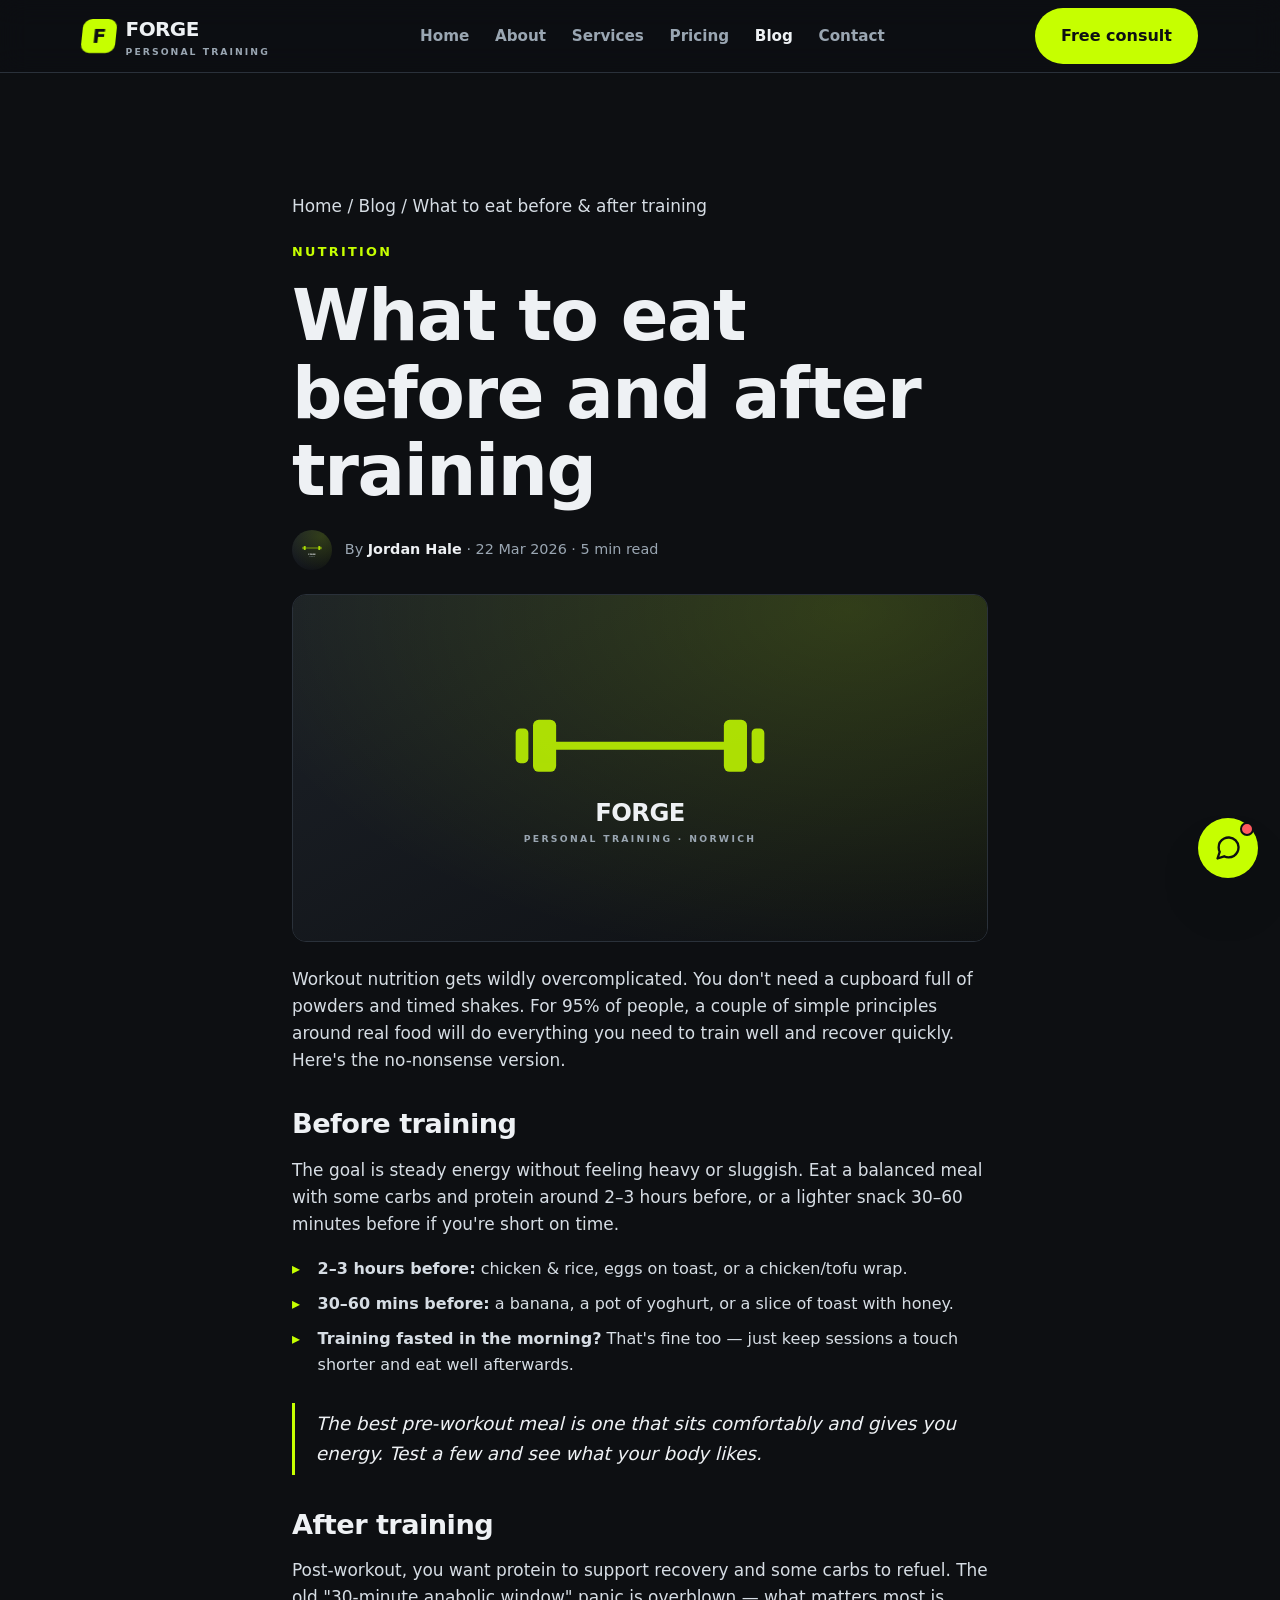
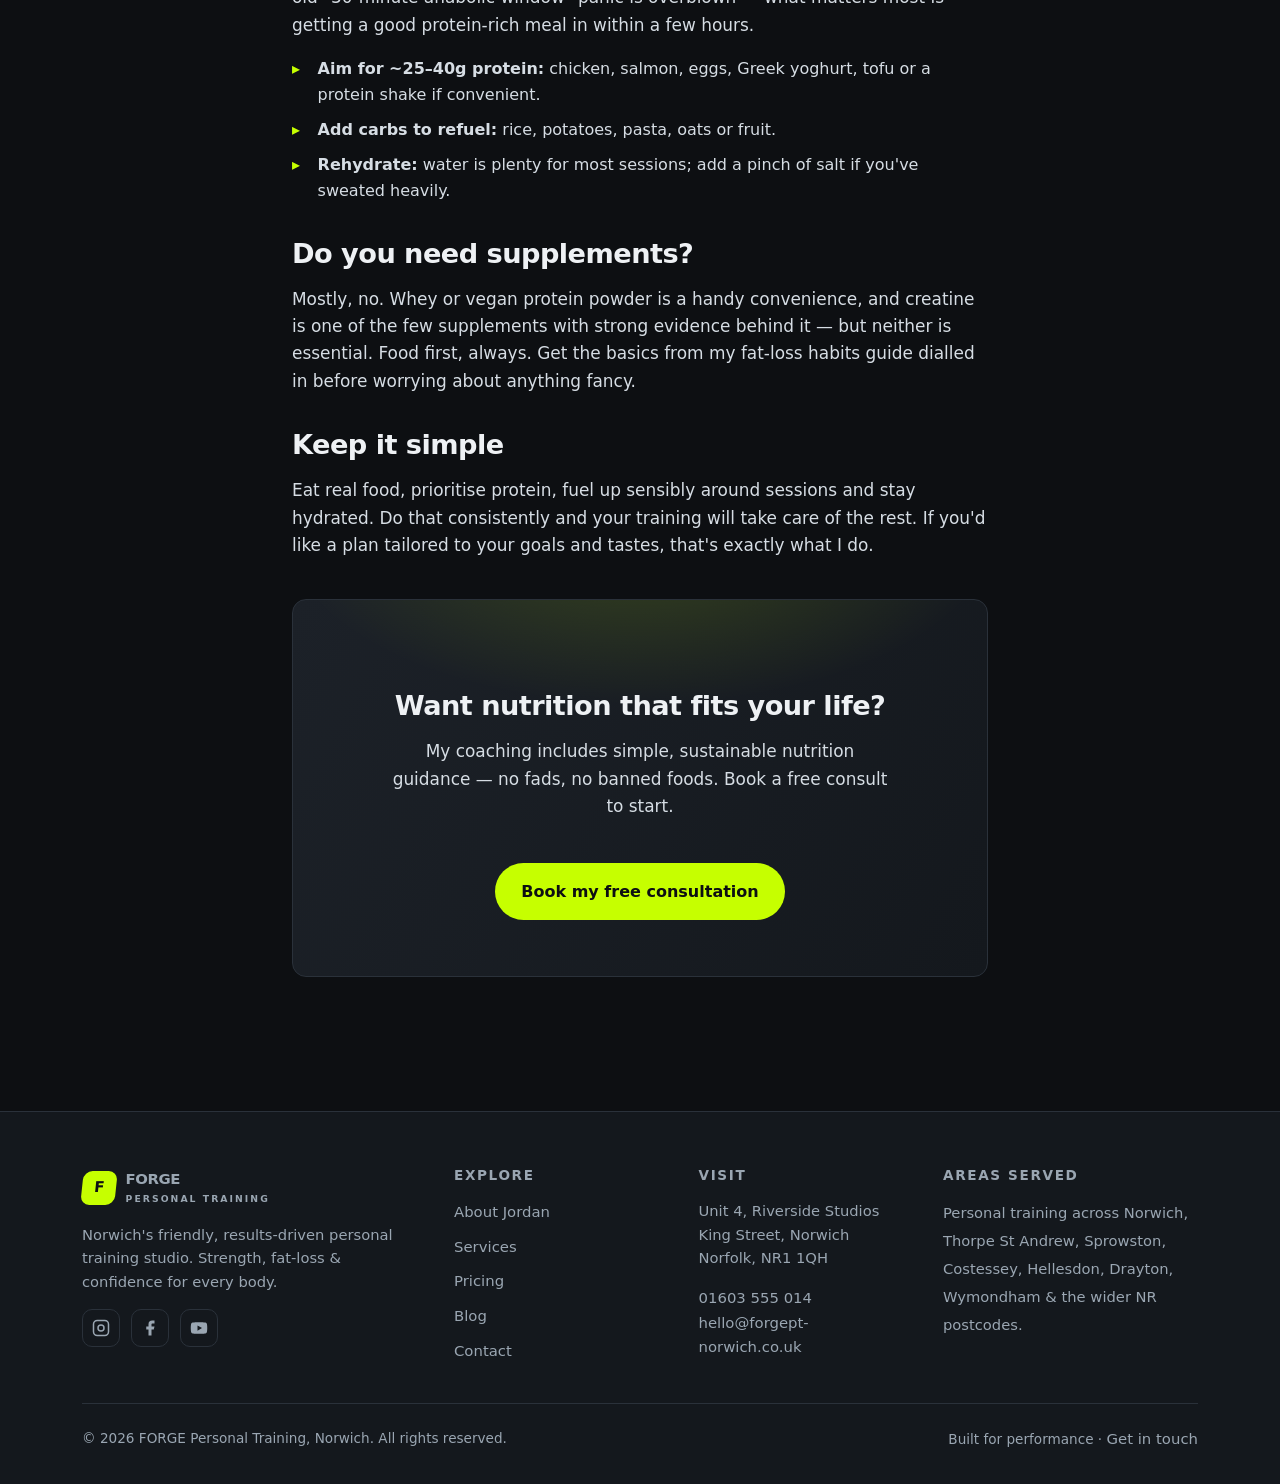
<file: blog/eat-before-after-training.html>
<!DOCTYPE html>
<html lang="en-GB">
<head>
<meta charset="UTF-8">
<meta name="viewport" content="width=device-width, initial-scale=1">
<title>What to Eat Before and After Training | FORGE Norwich</title>
<meta name="description" content="Simple, real-food guidance on what to eat before and after a workout to fuel performance and recovery — from a Norwich personal trainer. No supplements required.">
<meta name="keywords" content="what to eat before workout, post workout meal, pre workout food, nutrition for training, personal trainer nutrition Norwich">
<link rel="canonical" href="https://www.forgept-norwich.co.uk/blog/eat-before-after-training.html">
<meta name="robots" content="index, follow">
<meta name="theme-color" content="#0d0f12">
<meta property="og:type" content="article">
<meta property="og:title" content="What to Eat Before and After Training">
<meta property="og:description" content="Simple real-food guidance to fuel your sessions and recover faster.">
<meta property="og:url" content="https://www.forgept-norwich.co.uk/blog/eat-before-after-training.html">
<meta property="og:image" content="https://www.forgept-norwich.co.uk/assets/og-image.svg">
<meta name="twitter:card" content="summary_large_image">
<link rel="icon" href="../assets/favicon.svg" type="image/svg+xml">
<link rel="manifest" href="../site.webmanifest">
<link rel="stylesheet" href="../css/styles.css">
<script type="application/ld+json">
{
  "@context": "https://schema.org",
  "@type": "BlogPosting",
  "headline": "What to Eat Before and After Training",
  "description": "Simple, real-food guidance on what to eat before and after a workout from a Norwich personal trainer.",
  "image": "https://www.forgept-norwich.co.uk/assets/og-image.svg",
  "author": { "@type": "Person", "name": "Jordan Hale" },
  "publisher": { "@type": "Organization", "name": "FORGE Personal Training" },
  "datePublished": "2026-03-22",
  "dateModified": "2026-03-22",
  "mainEntityOfPage": "https://www.forgept-norwich.co.uk/blog/eat-before-after-training.html"
}
</script>
</head>
<body>

<header class="site-header">
  <div class="container nav">
    <a class="brand" href="../index.html" aria-label="FORGE Personal Training — home"><span class="mark">F</span><span>FORGE<small>PERSONAL TRAINING</small></span></a>
    <nav class="nav-links" id="nav-links" aria-label="Primary navigation">
      <a href="../index.html">Home</a>
      <a href="../about.html">About</a>
      <a href="../services.html">Services</a>
      <a href="../pricing.html">Pricing</a>
      <a href="../blog.html" aria-current="page">Blog</a>
      <a href="../contact.html">Contact</a>
      <a class="btn btn--primary" href="../contact.html">Free consult</a>
    </nav>
    <div class="nav-cta">
      <a class="btn btn--primary" href="../contact.html">Free consult</a>
      <button class="nav-toggle" aria-label="Toggle menu" aria-expanded="false" aria-controls="nav-links">
        <svg viewBox="0 0 24 24" fill="none" stroke="currentColor" stroke-width="2" stroke-linecap="round"><line x1="3" y1="6" x2="21" y2="6"/><line x1="3" y1="12" x2="21" y2="12"/><line x1="3" y1="18" x2="21" y2="18"/></svg>
      </button>
    </div>
  </div>
</header>

<main class="section">
  <article class="container article">
    <p class="breadcrumb"><a href="../index.html">Home</a> / <a href="../blog.html">Blog</a> / What to eat before &amp; after training</p>
    <span class="eyebrow">Nutrition</span>
    <h1>What to eat before and after training</h1>
    <div class="byline">
      <img src="https://images.unsplash.com/photo-1583454110551-21f2fa2afe61?auto=format&fit=crop&w=80&q=80" onerror="this.onerror=null;this.src='../assets/ph-square.svg'" alt="Jordan Hale" width="40" height="40">
      <span>By <strong style="color:var(--text)">Jordan Hale</strong> · 22 Mar 2026 · 5 min read</span>
    </div>
    <img class="hero-img" src="https://images.unsplash.com/photo-1467003909585-2f8a72700288?auto=format&fit=crop&w=1200&q=80" onerror="this.onerror=null;this.src='../assets/ph-landscape.svg'" alt="A pre-workout snack of fruit and water" width="1200" height="600">

    <p>Workout nutrition gets wildly overcomplicated. You don't need a cupboard full of powders and timed shakes. For 95% of people, a couple of simple principles around real food will do everything you need to train well and recover quickly. Here's the no-nonsense version.</p>

    <h2>Before training</h2>
    <p>The goal is steady energy without feeling heavy or sluggish. Eat a balanced meal with some carbs and protein around 2–3 hours before, or a lighter snack 30–60 minutes before if you're short on time.</p>
    <ul class="bullets">
      <li><strong>2–3 hours before:</strong> chicken &amp; rice, eggs on toast, or a chicken/tofu wrap.</li>
      <li><strong>30–60 mins before:</strong> a banana, a pot of yoghurt, or a slice of toast with honey.</li>
      <li><strong>Training fasted in the morning?</strong> That's fine too — just keep sessions a touch shorter and eat well afterwards.</li>
    </ul>

    <blockquote>The best pre-workout meal is one that sits comfortably and gives you energy. Test a few and see what your body likes.</blockquote>

    <h2>After training</h2>
    <p>Post-workout, you want protein to support recovery and some carbs to refuel. The old "30-minute anabolic window" panic is overblown — what matters most is getting a good protein-rich meal in within a few hours.</p>
    <ul class="bullets">
      <li><strong>Aim for ~25–40g protein:</strong> chicken, salmon, eggs, Greek yoghurt, tofu or a protein shake if convenient.</li>
      <li><strong>Add carbs to refuel:</strong> rice, potatoes, pasta, oats or fruit.</li>
      <li><strong>Rehydrate:</strong> water is plenty for most sessions; add a pinch of salt if you've sweated heavily.</li>
    </ul>

    <h2>Do you need supplements?</h2>
    <p>Mostly, no. Whey or vegan protein powder is a handy convenience, and creatine is one of the few supplements with strong evidence behind it — but neither is essential. Food first, always. Get the basics from my <a href="fat-loss-busy-professionals.html">fat-loss habits guide</a> dialled in before worrying about anything fancy.</p>

    <h2>Keep it simple</h2>
    <p>Eat real food, prioritise protein, fuel up sensibly around sessions and stay hydrated. Do that consistently and your training will take care of the rest. If you'd like a plan tailored to your goals and tastes, that's exactly what I do.</p>

    <div class="cta-band" style="margin-top:2.5rem">
      <h2>Want nutrition that fits your life?</h2>
      <p class="lead" style="max-width:46ch;margin-inline:auto">My coaching includes simple, sustainable nutrition guidance — no fads, no banned foods. Book a free consult to start.</p>
      <a class="btn btn--primary" href="../contact.html">Book my free consultation</a>
    </div>
  </article>
</main>

<footer class="site-footer">
  <div class="container">
    <div class="footer-grid">
      <div>
        <a class="brand" href="../index.html" aria-label="FORGE Personal Training — home"><span class="mark">F</span><span>FORGE<small>PERSONAL TRAINING</small></span></a>
        <p style="margin-top:1rem;max-width:34ch">Norwich's friendly, results-driven personal training studio. Strength, fat-loss &amp; confidence for every body.</p>
        <div class="socials">
          <a href="https://www.instagram.com/forge.norwich" aria-label="Instagram"><svg viewBox="0 0 24 24" fill="none" stroke="currentColor" stroke-width="2"><rect x="2" y="2" width="20" height="20" rx="5"/><circle cx="12" cy="12" r="4"/><line x1="17.5" y1="6.5" x2="17.5" y2="6.5"/></svg></a>
          <a href="https://www.facebook.com/forge.norwich" aria-label="Facebook"><svg viewBox="0 0 24 24" fill="currentColor"><path d="M18 2h-3a5 5 0 0 0-5 5v3H7v4h3v8h4v-8h3l1-4h-4V7a1 1 0 0 1 1-1h3z"/></svg></a>
          <a href="https://www.youtube.com/@forge.norwich" aria-label="YouTube"><svg viewBox="0 0 24 24" fill="currentColor"><path d="M23 12s0-3.5-.45-5.18a2.78 2.78 0 0 0-1.95-2C18.88 4.33 12 4.33 12 4.33s-6.88 0-8.6.49a2.78 2.78 0 0 0-1.95 2A29 29 0 0 0 1 12a29 29 0 0 0 .45 5.18 2.78 2.78 0 0 0 1.95 2c1.72.49 8.6.49 8.6.49s6.88 0 8.6-.49a2.78 2.78 0 0 0 1.95-2C23 15.5 23 12 23 12zM10 15.5v-7l6 3.5z"/></svg></a>
        </div>
      </div>
      <div><h4>Explore</h4><ul><li><a href="../about.html">About Jordan</a></li><li><a href="../services.html">Services</a></li><li><a href="../pricing.html">Pricing</a></li><li><a href="../blog.html">Blog</a></li><li><a href="../contact.html">Contact</a></li></ul></div>
      <div><h4>Visit</h4><p>Unit 4, Riverside Studios<br>King Street, Norwich<br>Norfolk, NR1 1QH</p><p style="margin-top:1rem"><a href="tel:+441603555014">01603 555 014</a><br><a href="mailto:hello@forgept-norwich.co.uk">hello@forgept-norwich.co.uk</a></p></div>
      <div><h4>Areas served</h4><p class="areas">Personal training across Norwich, Thorpe St Andrew, Sprowston, Costessey, Hellesdon, Drayton, Wymondham &amp; the wider NR postcodes.</p></div>
    </div>
    <div class="footer-bottom">
      <span>© <span data-year>2026</span> FORGE Personal Training, Norwich. All rights reserved.</span>
      <span>Built for performance · <a href="../contact.html">Get in touch</a></span>
    </div>
  </div>
</footer>

<script src="../js/main.js"></script>
<script src="../js/chatbot.js"></script>
</body>
</html>
</file>
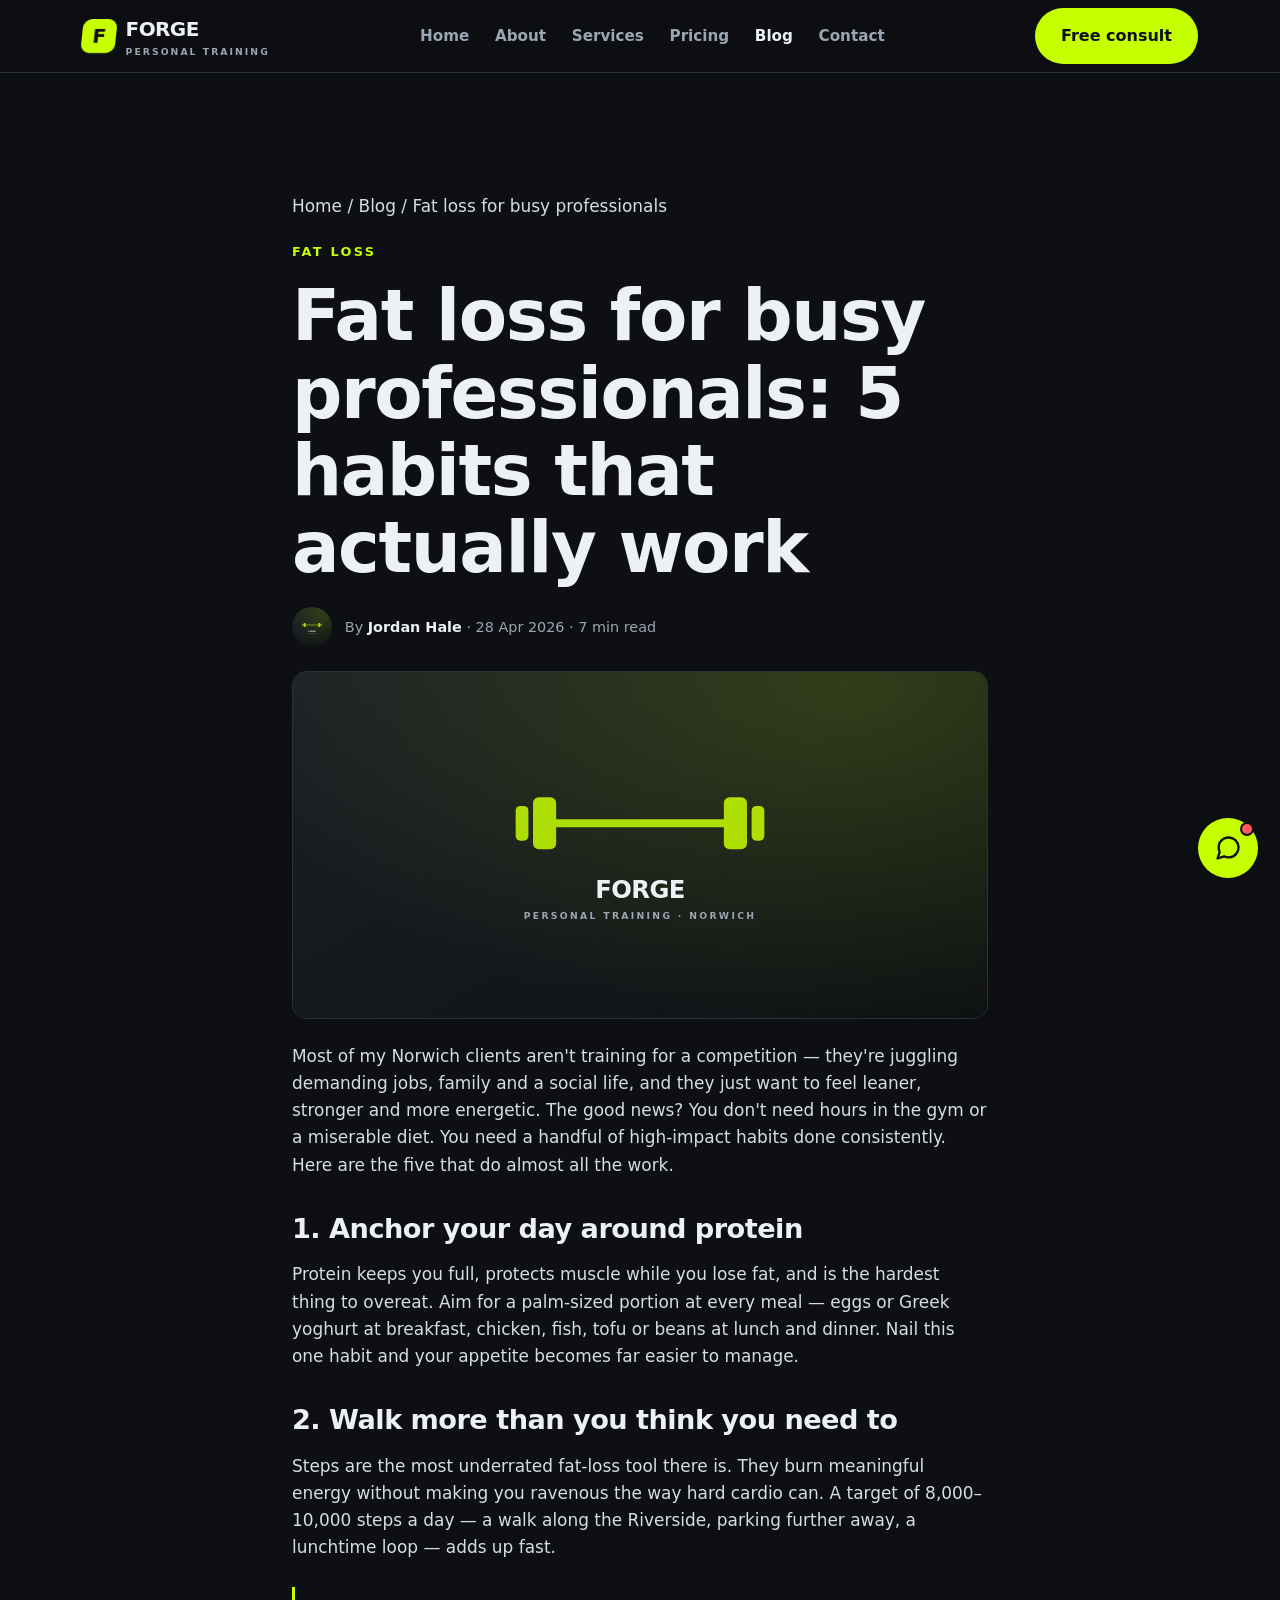
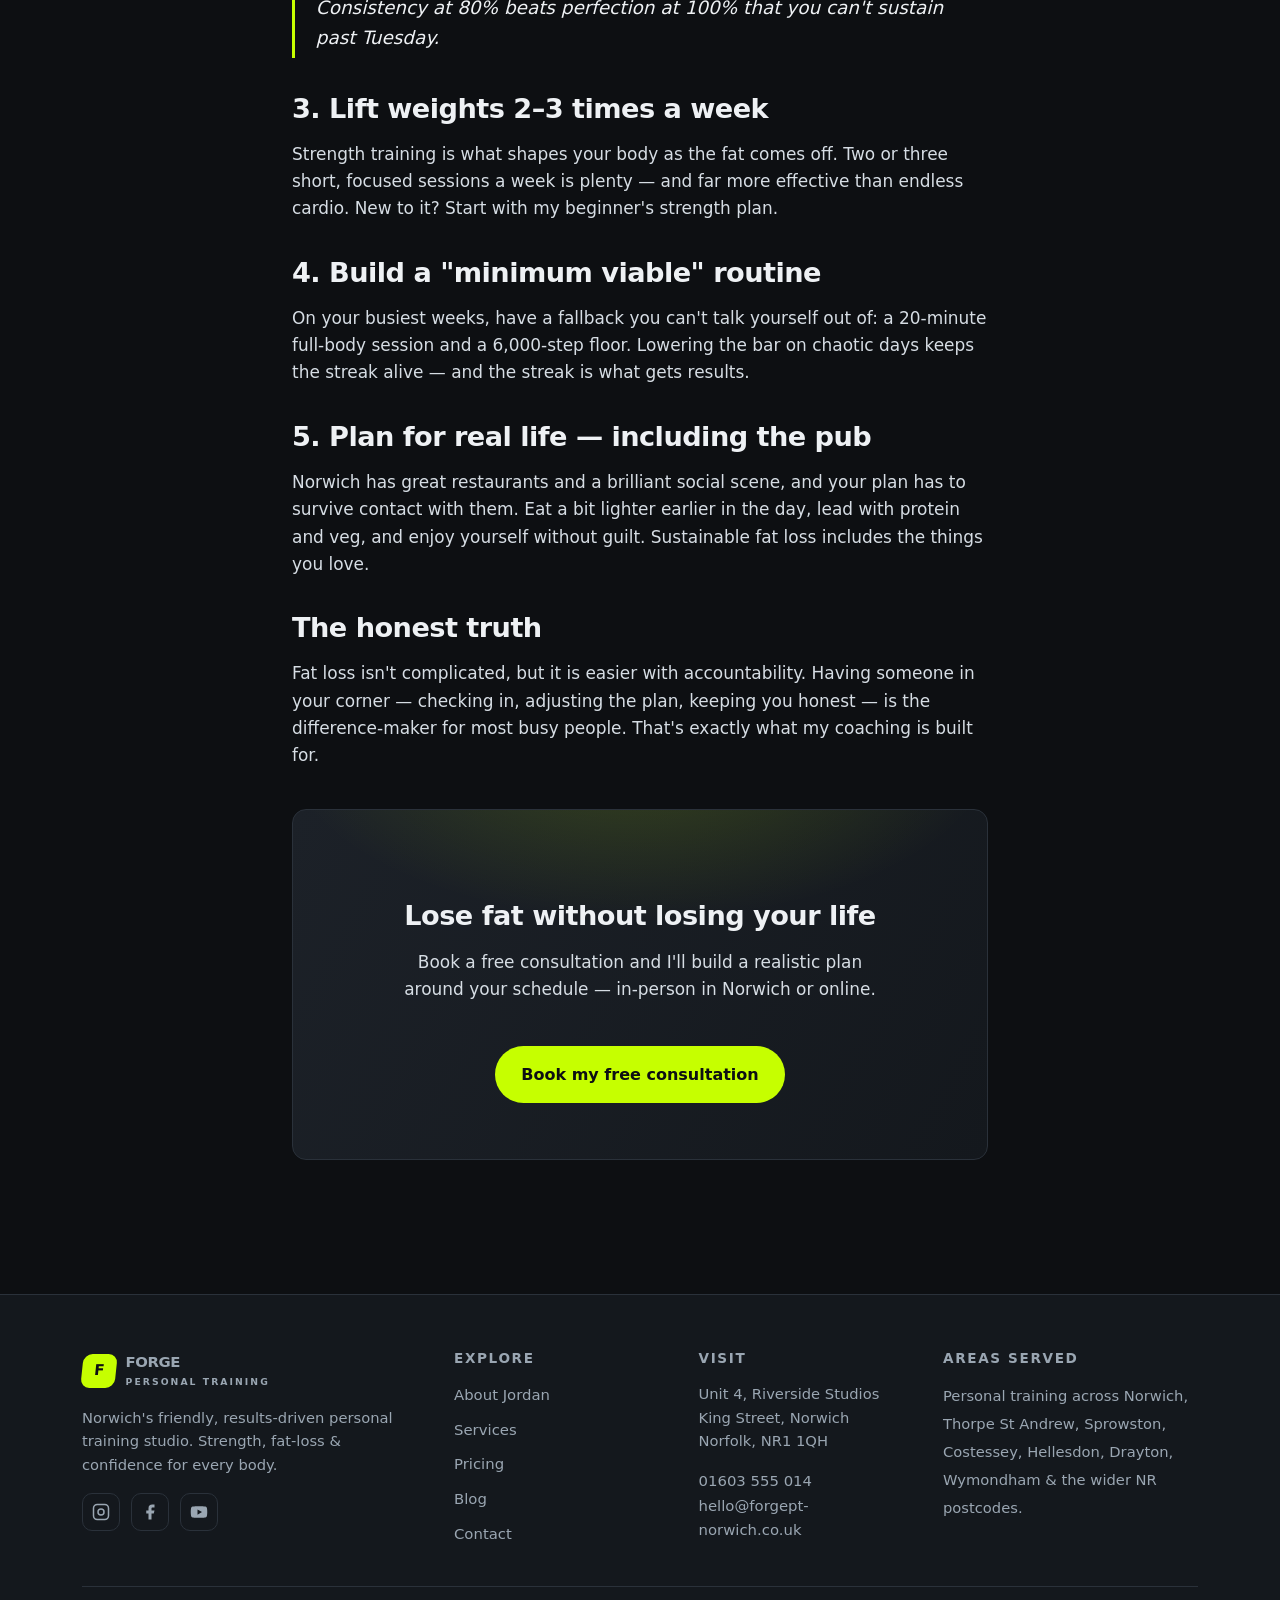
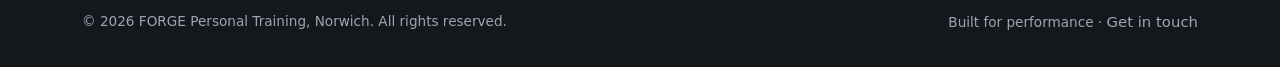
<file: blog/fat-loss-busy-professionals.html>
<!DOCTYPE html>
<html lang="en-GB">
<head>
<meta charset="UTF-8">
<meta name="viewport" content="width=device-width, initial-scale=1">
<title>Fat Loss for Busy Professionals: 5 Habits That Work | FORGE Norwich</title>
<meta name="description" content="Sustainable fat loss when you're short on time. A Norwich personal trainer's 5 simple habits to lose fat for good — without giving up your social life or living in the gym.">
<meta name="keywords" content="fat loss Norwich, weight loss busy professionals, lose weight Norwich, sustainable fat loss, personal trainer weight loss Norwich">
<link rel="canonical" href="https://www.forgept-norwich.co.uk/blog/fat-loss-busy-professionals.html">
<meta name="robots" content="index, follow">
<meta name="theme-color" content="#0d0f12">
<meta property="og:type" content="article">
<meta property="og:title" content="Fat Loss for Busy Professionals: 5 Habits That Work">
<meta property="og:description" content="A Norwich PT's 5 simple habits for sustainable fat loss on a packed schedule.">
<meta property="og:url" content="https://www.forgept-norwich.co.uk/blog/fat-loss-busy-professionals.html">
<meta property="og:image" content="https://www.forgept-norwich.co.uk/assets/og-image.svg">
<meta name="twitter:card" content="summary_large_image">
<link rel="icon" href="../assets/favicon.svg" type="image/svg+xml">
<link rel="manifest" href="../site.webmanifest">
<link rel="stylesheet" href="../css/styles.css">
<script type="application/ld+json">
{
  "@context": "https://schema.org",
  "@type": "BlogPosting",
  "headline": "Fat Loss for Busy Professionals: 5 Habits That Work",
  "description": "A Norwich personal trainer's five simple habits for sustainable fat loss on a packed schedule.",
  "image": "https://www.forgept-norwich.co.uk/assets/og-image.svg",
  "author": { "@type": "Person", "name": "Jordan Hale" },
  "publisher": { "@type": "Organization", "name": "FORGE Personal Training" },
  "datePublished": "2026-04-28",
  "dateModified": "2026-04-28",
  "mainEntityOfPage": "https://www.forgept-norwich.co.uk/blog/fat-loss-busy-professionals.html"
}
</script>
</head>
<body>

<header class="site-header">
  <div class="container nav">
    <a class="brand" href="../index.html" aria-label="FORGE Personal Training — home"><span class="mark">F</span><span>FORGE<small>PERSONAL TRAINING</small></span></a>
    <nav class="nav-links" id="nav-links" aria-label="Primary navigation">
      <a href="../index.html">Home</a>
      <a href="../about.html">About</a>
      <a href="../services.html">Services</a>
      <a href="../pricing.html">Pricing</a>
      <a href="../blog.html" aria-current="page">Blog</a>
      <a href="../contact.html">Contact</a>
      <a class="btn btn--primary" href="../contact.html">Free consult</a>
    </nav>
    <div class="nav-cta">
      <a class="btn btn--primary" href="../contact.html">Free consult</a>
      <button class="nav-toggle" aria-label="Toggle menu" aria-expanded="false" aria-controls="nav-links">
        <svg viewBox="0 0 24 24" fill="none" stroke="currentColor" stroke-width="2" stroke-linecap="round"><line x1="3" y1="6" x2="21" y2="6"/><line x1="3" y1="12" x2="21" y2="12"/><line x1="3" y1="18" x2="21" y2="18"/></svg>
      </button>
    </div>
  </div>
</header>

<main class="section">
  <article class="container article">
    <p class="breadcrumb"><a href="../index.html">Home</a> / <a href="../blog.html">Blog</a> / Fat loss for busy professionals</p>
    <span class="eyebrow">Fat loss</span>
    <h1>Fat loss for busy professionals: 5 habits that actually work</h1>
    <div class="byline">
      <img src="https://images.unsplash.com/photo-1583454110551-21f2fa2afe61?auto=format&fit=crop&w=80&q=80" onerror="this.onerror=null;this.src='../assets/ph-square.svg'" alt="Jordan Hale" width="40" height="40">
      <span>By <strong style="color:var(--text)">Jordan Hale</strong> · 28 Apr 2026 · 7 min read</span>
    </div>
    <img class="hero-img" src="https://images.unsplash.com/photo-1490645935967-10de6ba17061?auto=format&fit=crop&w=1200&q=80" onerror="this.onerror=null;this.src='../assets/ph-landscape.svg'" alt="Healthy meal prep on a kitchen counter" width="1200" height="600">

    <p>Most of my Norwich clients aren't training for a competition — they're juggling demanding jobs, family and a social life, and they just want to feel leaner, stronger and more energetic. The good news? You don't need hours in the gym or a miserable diet. You need a handful of high-impact habits done consistently. Here are the five that do almost all the work.</p>

    <h2>1. Anchor your day around protein</h2>
    <p>Protein keeps you full, protects muscle while you lose fat, and is the hardest thing to overeat. Aim for a palm-sized portion at every meal — eggs or Greek yoghurt at breakfast, chicken, fish, tofu or beans at lunch and dinner. Nail this one habit and your appetite becomes far easier to manage.</p>

    <h2>2. Walk more than you think you need to</h2>
    <p>Steps are the most underrated fat-loss tool there is. They burn meaningful energy without making you ravenous the way hard cardio can. A target of 8,000–10,000 steps a day — a walk along the Riverside, parking further away, a lunchtime loop — adds up fast.</p>

    <blockquote>Consistency at 80% beats perfection at 100% that you can't sustain past Tuesday.</blockquote>

    <h2>3. Lift weights 2–3 times a week</h2>
    <p>Strength training is what shapes your body as the fat comes off. Two or three short, focused sessions a week is plenty — and far more effective than endless cardio. New to it? Start with my <a href="beginners-strength-plan.html">beginner's strength plan</a>.</p>

    <h2>4. Build a "minimum viable" routine</h2>
    <p>On your busiest weeks, have a fallback you can't talk yourself out of: a 20-minute full-body session and a 6,000-step floor. Lowering the bar on chaotic days keeps the streak alive — and the streak is what gets results.</p>

    <h2>5. Plan for real life — including the pub</h2>
    <p>Norwich has great restaurants and a brilliant social scene, and your plan has to survive contact with them. Eat a bit lighter earlier in the day, lead with protein and veg, and enjoy yourself without guilt. Sustainable fat loss includes the things you love.</p>

    <h2>The honest truth</h2>
    <p>Fat loss isn't complicated, but it is easier with accountability. Having someone in your corner — checking in, adjusting the plan, keeping you honest — is the difference-maker for most busy people. That's exactly what my <a href="../services.html">coaching</a> is built for.</p>

    <div class="cta-band" style="margin-top:2.5rem">
      <h2>Lose fat without losing your life</h2>
      <p class="lead" style="max-width:46ch;margin-inline:auto">Book a free consultation and I'll build a realistic plan around your schedule — in-person in Norwich or online.</p>
      <a class="btn btn--primary" href="../contact.html">Book my free consultation</a>
    </div>
  </article>
</main>

<footer class="site-footer">
  <div class="container">
    <div class="footer-grid">
      <div>
        <a class="brand" href="../index.html" aria-label="FORGE Personal Training — home"><span class="mark">F</span><span>FORGE<small>PERSONAL TRAINING</small></span></a>
        <p style="margin-top:1rem;max-width:34ch">Norwich's friendly, results-driven personal training studio. Strength, fat-loss &amp; confidence for every body.</p>
        <div class="socials">
          <a href="https://www.instagram.com/forge.norwich" aria-label="Instagram"><svg viewBox="0 0 24 24" fill="none" stroke="currentColor" stroke-width="2"><rect x="2" y="2" width="20" height="20" rx="5"/><circle cx="12" cy="12" r="4"/><line x1="17.5" y1="6.5" x2="17.5" y2="6.5"/></svg></a>
          <a href="https://www.facebook.com/forge.norwich" aria-label="Facebook"><svg viewBox="0 0 24 24" fill="currentColor"><path d="M18 2h-3a5 5 0 0 0-5 5v3H7v4h3v8h4v-8h3l1-4h-4V7a1 1 0 0 1 1-1h3z"/></svg></a>
          <a href="https://www.youtube.com/@forge.norwich" aria-label="YouTube"><svg viewBox="0 0 24 24" fill="currentColor"><path d="M23 12s0-3.5-.45-5.18a2.78 2.78 0 0 0-1.95-2C18.88 4.33 12 4.33 12 4.33s-6.88 0-8.6.49a2.78 2.78 0 0 0-1.95 2A29 29 0 0 0 1 12a29 29 0 0 0 .45 5.18 2.78 2.78 0 0 0 1.95 2c1.72.49 8.6.49 8.6.49s6.88 0 8.6-.49a2.78 2.78 0 0 0 1.95-2C23 15.5 23 12 23 12zM10 15.5v-7l6 3.5z"/></svg></a>
        </div>
      </div>
      <div><h4>Explore</h4><ul><li><a href="../about.html">About Jordan</a></li><li><a href="../services.html">Services</a></li><li><a href="../pricing.html">Pricing</a></li><li><a href="../blog.html">Blog</a></li><li><a href="../contact.html">Contact</a></li></ul></div>
      <div><h4>Visit</h4><p>Unit 4, Riverside Studios<br>King Street, Norwich<br>Norfolk, NR1 1QH</p><p style="margin-top:1rem"><a href="tel:+441603555014">01603 555 014</a><br><a href="mailto:hello@forgept-norwich.co.uk">hello@forgept-norwich.co.uk</a></p></div>
      <div><h4>Areas served</h4><p class="areas">Personal training across Norwich, Thorpe St Andrew, Sprowston, Costessey, Hellesdon, Drayton, Wymondham &amp; the wider NR postcodes.</p></div>
    </div>
    <div class="footer-bottom">
      <span>© <span data-year>2026</span> FORGE Personal Training, Norwich. All rights reserved.</span>
      <span>Built for performance · <a href="../contact.html">Get in touch</a></span>
    </div>
  </div>
</footer>

<script src="../js/main.js"></script>
<script src="../js/chatbot.js"></script>
</body>
</html>
</file>
<file: css/styles.css>
/* ==========================================================================
   FORGE Personal Training — Norwich
   Shared stylesheet. Bold & energetic dark theme.
   No external dependencies. CSS custom properties drive the whole theme.
   ========================================================================== */

:root {
  /* Brand palette */
  --bg:        #0d0f12;
  --bg-2:      #14181d;
  --bg-3:      #1c2128;
  --surface:   #181d23;
  --line:      #2a313a;
  --text:      #eef1f4;
  --muted:     #9aa6b2;
  --accent:    #c6ff00;   /* electric lime */
  --accent-2:  #b4e600;
  --accent-ink:#0d0f12;
  --danger:    #ff5a5f;

  --radius:    14px;
  --radius-sm: 10px;
  --maxw:      1180px;
  --gut:       clamp(1.1rem, 4vw, 2rem);

  --shadow:    0 18px 40px -18px rgba(0,0,0,.65);
  --shadow-lg: 0 30px 70px -25px rgba(0,0,0,.8);

  --font:      'Inter', system-ui, -apple-system, 'Segoe UI', Roboto, Helvetica, Arial, sans-serif;
  --display:   'Inter', system-ui, sans-serif;
}

/* ---------- Reset ---------- */
*,*::before,*::after { box-sizing: border-box; }
* { margin: 0; }
html { scroll-behavior: smooth; -webkit-text-size-adjust: 100%; }
body {
  font-family: var(--font);
  background: var(--bg);
  color: var(--text);
  line-height: 1.6;
  -webkit-font-smoothing: antialiased;
  overflow-x: hidden;
}
img,svg,video { display: block; max-width: 100%; height: auto; }
a { color: inherit; text-decoration: none; }
ul { list-style: none; padding: 0; }
button { font: inherit; cursor: pointer; }
h1,h2,h3,h4 { line-height: 1.1; font-weight: 800; letter-spacing: -.02em; }
:focus-visible { outline: 3px solid var(--accent); outline-offset: 3px; border-radius: 4px; }

/* ---------- Layout helpers ---------- */
.container { width: 100%; max-width: var(--maxw); margin-inline: auto; padding-inline: var(--gut); }
.section { padding-block: clamp(3.5rem, 8vw, 6.5rem); }
.section--tight { padding-block: clamp(2.5rem, 5vw, 4rem); }
.center { text-align: center; }
.grid { display: grid; gap: 1.5rem; }
.muted { color: var(--muted); }
.accent { color: var(--accent); }

.eyebrow {
  display: inline-block;
  font-size: .8rem; font-weight: 700; letter-spacing: .18em;
  text-transform: uppercase; color: var(--accent);
  margin-bottom: 1rem;
}
.section-head { max-width: 640px; margin-bottom: clamp(2rem,4vw,3rem); }
.section-head.center { margin-inline: auto; }
h1 { font-size: clamp(2.4rem, 6vw, 4.4rem); }
h2 { font-size: clamp(1.9rem, 4.2vw, 3rem); }
h3 { font-size: clamp(1.2rem, 2vw, 1.5rem); }
.lead { font-size: clamp(1.05rem, 1.6vw, 1.25rem); color: var(--muted); }

/* ---------- Buttons ---------- */
.btn {
  display: inline-flex; align-items: center; gap: .55rem;
  padding: .85rem 1.5rem; border-radius: 999px;
  font-weight: 700; border: 2px solid transparent;
  transition: transform .15s ease, background .2s ease, color .2s ease, border-color .2s ease;
  white-space: nowrap;
}
.btn:hover { transform: translateY(-2px); }
.btn--primary { background: var(--accent); color: var(--accent-ink); }
.btn--primary:hover { background: var(--accent-2); }
.btn--ghost { border-color: var(--line); color: var(--text); }
.btn--ghost:hover { border-color: var(--accent); color: var(--accent); }
.btn--light { background: #fff; color: #111; }
.btn--block { width: 100%; justify-content: center; }

/* ---------- Header / Nav ---------- */
.site-header {
  position: sticky; top: 0; z-index: 60;
  background: rgba(13,15,18,.72);
  backdrop-filter: blur(14px);
  border-bottom: 1px solid var(--line);
}
.nav { display: flex; align-items: center; justify-content: space-between; height: 72px; }
.brand { display: flex; align-items: center; gap: .6rem; font-weight: 900; letter-spacing: -.03em; font-size: 1.25rem; }
.brand .mark {
  width: 34px; height: 34px; display: grid; place-items: center;
  background: var(--accent); color: var(--accent-ink); border-radius: 9px;
  font-weight: 900; transform: skewX(-6deg);
}
.brand small { display: block; font-size: .58rem; letter-spacing: .22em; color: var(--muted); font-weight: 700; }
.nav-links { display: flex; align-items: center; gap: 1.6rem; }
.nav-links a { font-weight: 600; color: var(--muted); transition: color .2s; font-size: .95rem; }
.nav-links a:hover, .nav-links a[aria-current="page"] { color: var(--text); }
.nav-cta { display: flex; align-items: center; gap: 1rem; }
.nav-links .btn { display: none; } /* in-menu CTA only shows on mobile */
.nav-toggle { display: none; background: none; border: 0; color: var(--text); padding: .4rem; }
.nav-toggle svg { width: 28px; height: 28px; }

@media (max-width: 860px) {
  .nav-cta .btn { display: none; }
  .nav-toggle { display: inline-flex; }
  .nav-links {
    position: fixed; inset: 72px 0 auto 0;
    flex-direction: column; align-items: stretch; gap: 0;
    background: var(--bg-2); border-bottom: 1px solid var(--line);
    padding: .5rem var(--gut) 1.5rem;
    transform: translateY(-120%); transition: transform .3s ease;
    box-shadow: var(--shadow);
  }
  .nav-links.open { transform: translateY(0); }
  .nav-links a { padding: .9rem 0; border-bottom: 1px solid var(--line); font-size: 1.05rem; }
  .nav-links .btn { margin-top: 1rem; }
  .nav-links .btn { display: inline-flex; }
}

/* ---------- Hero ---------- */
.hero { position: relative; overflow: hidden; }
.hero::before {
  content: ""; position: absolute; inset: 0; z-index: 0;
  background:
    radial-gradient(1100px 600px at 78% -10%, rgba(198,255,0,.16), transparent 60%),
    radial-gradient(900px 500px at -10% 110%, rgba(198,255,0,.08), transparent 55%);
}
.hero__inner {
  position: relative; z-index: 1;
  display: grid; grid-template-columns: 1.05fr .95fr; gap: clamp(1.5rem,4vw,3.5rem);
  align-items: center;
  padding-block: clamp(3rem, 7vw, 6rem);
}
.hero h1 span { color: var(--accent); }
.hero .lead { margin-top: 1.4rem; max-width: 48ch; }
.hero__cta { display: flex; flex-wrap: wrap; gap: 1rem; margin-top: 2rem; }
.hero__stats { display: flex; gap: 2.2rem; margin-top: 2.6rem; flex-wrap: wrap; }
.hero__stats .num { font-size: 2rem; font-weight: 900; color: var(--accent); }
.hero__stats .lbl { font-size: .8rem; color: var(--muted); text-transform: uppercase; letter-spacing: .1em; }
.hero__media { position: relative; }
.hero__media img {
  width: 100%; aspect-ratio: 4/5; object-fit: cover;
  border-radius: var(--radius); box-shadow: var(--shadow-lg);
  border: 1px solid var(--line);
}
.hero__badge {
  position: absolute; left: -14px; bottom: 26px;
  background: var(--accent); color: var(--accent-ink);
  padding: .8rem 1.1rem; border-radius: 12px; font-weight: 800;
  box-shadow: var(--shadow); transform: rotate(-3deg); font-size: .95rem;
}
@media (max-width: 860px) {
  .hero__inner { grid-template-columns: 1fr; }
  .hero__media { order: -1; }
  .hero__media img { aspect-ratio: 16/12; }
}

/* ---------- Marquee strip ---------- */
.strip { background: var(--accent); color: var(--accent-ink); overflow: hidden; }
.strip__track {
  display: flex; gap: 3rem; padding: .75rem 0; white-space: nowrap;
  font-weight: 800; text-transform: uppercase; letter-spacing: .04em;
  animation: marquee 26s linear infinite;
}
.strip__track span::after { content: "•"; margin-left: 3rem; opacity: .5; }
@keyframes marquee { to { transform: translateX(-50%); } }
@media (prefers-reduced-motion: reduce) { .strip__track { animation: none; } }

/* ---------- Cards ---------- */
.cards { display: grid; grid-template-columns: repeat(auto-fit,minmax(260px,1fr)); gap: 1.4rem; }
.card {
  background: var(--surface); border: 1px solid var(--line);
  border-radius: var(--radius); padding: 1.8rem;
  transition: transform .2s ease, border-color .2s ease;
}
.card:hover { transform: translateY(-4px); border-color: var(--accent); }
.card .ic {
  width: 48px; height: 48px; border-radius: 12px; display: grid; place-items: center;
  background: rgba(198,255,0,.12); color: var(--accent); margin-bottom: 1.1rem;
}
.card .ic svg { width: 26px; height: 26px; }
.card h3 { margin-bottom: .5rem; }
.card p { color: var(--muted); font-size: .96rem; }
.card ul { margin-top: 1rem; display: grid; gap: .5rem; }
.card ul li { position: relative; padding-left: 1.5rem; color: var(--muted); font-size: .93rem; }
.card ul li::before { content: "✓"; position: absolute; left: 0; color: var(--accent); font-weight: 800; }

/* ---------- Feature split ---------- */
.split { display: grid; grid-template-columns: 1fr 1fr; gap: clamp(1.5rem,4vw,3.5rem); align-items: center; }
.split img { width: 100%; aspect-ratio: 1/1; object-fit: cover; border-radius: var(--radius); border: 1px solid var(--line); box-shadow: var(--shadow); }
.split--reverse .split__media { order: 2; }
@media (max-width: 800px) { .split { grid-template-columns: 1fr; } .split--reverse .split__media { order: 0; } }

.checklist { display: grid; gap: .85rem; margin-top: 1.4rem; }
.checklist li { display: flex; gap: .7rem; align-items: flex-start; color: var(--muted); }
.checklist li b { color: var(--text); }
.checklist .tick {
  flex: 0 0 auto; width: 24px; height: 24px; border-radius: 7px;
  background: rgba(198,255,0,.14); color: var(--accent); display: grid; place-items: center; font-weight: 800; font-size: .85rem; margin-top: .15rem;
}

/* ---------- Stats band ---------- */
.band { background: var(--bg-2); border-block: 1px solid var(--line); }
.band .grid { grid-template-columns: repeat(auto-fit,minmax(150px,1fr)); text-align: center; }
.band .num { font-size: clamp(2.2rem,5vw,3.2rem); font-weight: 900; color: var(--accent); }
.band .lbl { color: var(--muted); text-transform: uppercase; letter-spacing: .1em; font-size: .8rem; }

/* ---------- Testimonials ---------- */
.quotes { display: grid; grid-template-columns: repeat(auto-fit,minmax(280px,1fr)); gap: 1.4rem; }
.quote { background: var(--surface); border: 1px solid var(--line); border-radius: var(--radius); padding: 1.8rem; }
.quote .stars { color: var(--accent); letter-spacing: .15em; margin-bottom: .8rem; }
.quote p { font-size: 1.02rem; }
.quote .who { display: flex; align-items: center; gap: .8rem; margin-top: 1.2rem; }
.quote .who img { width: 44px; height: 44px; border-radius: 50%; object-fit: cover; }
.quote .who b { display: block; }
.quote .who small { color: var(--muted); }

/* ---------- Pricing ---------- */
.price-grid { display: grid; grid-template-columns: repeat(auto-fit,minmax(260px,1fr)); gap: 1.4rem; align-items: stretch; }
.price {
  background: var(--surface); border: 1px solid var(--line); border-radius: var(--radius);
  padding: 2rem 1.8rem; display: flex; flex-direction: column;
}
.price--featured { border-color: var(--accent); box-shadow: var(--shadow); position: relative; }
.price--featured::after {
  content: "Most popular"; position: absolute; top: -13px; left: 50%; transform: translateX(-50%);
  background: var(--accent); color: var(--accent-ink); font-size: .72rem; font-weight: 800;
  text-transform: uppercase; letter-spacing: .1em; padding: .35rem .9rem; border-radius: 999px;
}
.price h3 { font-size: 1.25rem; }
.price .amount { font-size: 2.6rem; font-weight: 900; margin: .6rem 0 .2rem; }
.price .amount small { font-size: 1rem; font-weight: 600; color: var(--muted); }
.price .per { color: var(--muted); font-size: .9rem; margin-bottom: 1.2rem; }
.price ul { display: grid; gap: .6rem; margin: 1rem 0 1.6rem; }
.price ul li { position: relative; padding-left: 1.6rem; color: var(--muted); font-size: .93rem; }
.price ul li::before { content: "✓"; position: absolute; left: 0; color: var(--accent); font-weight: 800; }
.price .btn { margin-top: auto; }

/* ---------- Blog ---------- */
.posts { display: grid; grid-template-columns: repeat(auto-fit,minmax(300px,1fr)); gap: 1.6rem; }
.post-card {
  background: var(--surface); border: 1px solid var(--line); border-radius: var(--radius);
  overflow: hidden; display: flex; flex-direction: column; transition: transform .2s, border-color .2s;
}
.post-card:hover { transform: translateY(-4px); border-color: var(--accent); }
.post-card img { aspect-ratio: 16/9; object-fit: cover; width: 100%; }
.post-card .body { padding: 1.4rem; display: flex; flex-direction: column; flex: 1; }
.post-card .tag { font-size: .72rem; font-weight: 800; letter-spacing: .12em; text-transform: uppercase; color: var(--accent); }
.post-card h3 { margin: .5rem 0 .6rem; font-size: 1.2rem; }
.post-card p { color: var(--muted); font-size: .94rem; }
.post-card .meta { margin-top: auto; padding-top: 1rem; color: var(--muted); font-size: .82rem; display: flex; gap: .6rem; }
.read-more { color: var(--accent); font-weight: 700; margin-top: 1rem; display: inline-flex; gap: .4rem; }

/* ---------- Article ---------- */
.article { max-width: 760px; margin-inline: auto; }
.article .hero-img { width: 100%; aspect-ratio: 16/8; object-fit: cover; border-radius: var(--radius); margin: 1.5rem 0; border: 1px solid var(--line); }
.article p { margin: 1.1rem 0; color: #d6dde4; font-size: 1.06rem; }
.article h2 { margin: 2.2rem 0 .8rem; font-size: 1.7rem; }
.article h3 { margin: 1.6rem 0 .6rem; }
.article ul.bullets { display: grid; gap: .6rem; margin: 1rem 0; }
.article ul.bullets li { position: relative; padding-left: 1.6rem; color: #d6dde4; }
.article ul.bullets li::before { content: "▸"; position: absolute; left: 0; color: var(--accent); }
.article blockquote { border-left: 3px solid var(--accent); padding: .4rem 0 .4rem 1.3rem; margin: 1.6rem 0; color: var(--text); font-style: italic; font-size: 1.15rem; }
.breadcrumb { color: var(--muted); font-size: .85rem; margin-bottom: .5rem; }
.breadcrumb a:hover { color: var(--accent); }
.byline { display: flex; align-items: center; gap: .8rem; margin: 1.2rem 0; color: var(--muted); font-size: .9rem; }
.byline img { width: 40px; height: 40px; border-radius: 50%; object-fit: cover; }

/* ---------- Gallery ---------- */
.gallery { display: grid; grid-template-columns: repeat(auto-fit,minmax(200px,1fr)); gap: 1rem; }
.gallery img { aspect-ratio: 1/1; object-fit: cover; border-radius: var(--radius-sm); border: 1px solid var(--line); }

/* ---------- Contact / forms ---------- */
.contact-grid { display: grid; grid-template-columns: 1fr 1fr; gap: clamp(1.5rem,4vw,3rem); }
@media (max-width: 820px) { .contact-grid { grid-template-columns: 1fr; } }
.field { margin-bottom: 1.1rem; }
.field label { display: block; font-weight: 600; margin-bottom: .4rem; font-size: .92rem; }
.field input, .field textarea, .field select {
  width: 100%; padding: .85rem 1rem; border-radius: var(--radius-sm);
  background: var(--bg-2); border: 1px solid var(--line); color: var(--text); font: inherit;
}
.field input:focus, .field textarea:focus, .field select:focus { border-color: var(--accent); outline: none; }
.info-list { display: grid; gap: 1.3rem; }
.info-list li { display: flex; gap: 1rem; }
.info-list .ic { flex: 0 0 auto; width: 46px; height: 46px; border-radius: 12px; background: rgba(198,255,0,.12); color: var(--accent); display: grid; place-items: center; }
.info-list .ic svg { width: 22px; height: 22px; }
.info-list b { display: block; }
.info-list a { color: var(--muted); }
.info-list a:hover { color: var(--accent); }
.map-embed { border-radius: var(--radius); overflow: hidden; border: 1px solid var(--line); margin-top: 1.5rem; }
.map-embed iframe { width: 100%; height: 320px; border: 0; display: block; filter: grayscale(.2) invert(.92) hue-rotate(180deg); }

.form-note { font-size: .82rem; color: var(--muted); margin-top: .6rem; }

/* ---------- CTA band ---------- */
.cta-band { background: linear-gradient(120deg, var(--bg-3), var(--bg-2)); border: 1px solid var(--line); border-radius: var(--radius); padding: clamp(2rem,5vw,3.5rem); text-align: center; position: relative; overflow: hidden; }
.cta-band::before { content: ""; position: absolute; inset: 0; background: radial-gradient(600px 300px at 50% -20%, rgba(198,255,0,.18), transparent 60%); }
.cta-band > * { position: relative; }
.cta-band .btn { margin-top: 1.6rem; }

/* ---------- FAQ ---------- */
.faq { max-width: 760px; margin-inline: auto; display: grid; gap: .8rem; }
.faq details { background: var(--surface); border: 1px solid var(--line); border-radius: var(--radius-sm); padding: 1.1rem 1.3rem; }
.faq summary { font-weight: 700; cursor: pointer; list-style: none; display: flex; justify-content: space-between; align-items: center; gap: 1rem; }
.faq summary::-webkit-details-marker { display: none; }
.faq summary::after { content: "+"; color: var(--accent); font-size: 1.5rem; font-weight: 800; line-height: 1; }
.faq details[open] summary::after { content: "–"; }
.faq details p { color: var(--muted); margin-top: .8rem; }

/* ---------- Footer ---------- */
.site-footer { background: var(--bg-2); border-top: 1px solid var(--line); padding-block: 3.5rem 2rem; margin-top: 2rem; }
.footer-grid { display: grid; grid-template-columns: 1.6fr 1fr 1fr 1.2fr; gap: 2rem; }
@media (max-width: 820px) { .footer-grid { grid-template-columns: 1fr 1fr; } }
@media (max-width: 480px) { .footer-grid { grid-template-columns: 1fr; } }
.site-footer h4 { font-size: .85rem; text-transform: uppercase; letter-spacing: .12em; color: var(--muted); margin-bottom: 1rem; }
.site-footer ul { display: grid; gap: .55rem; }
.site-footer a { color: var(--muted); font-size: .93rem; }
.site-footer a:hover { color: var(--accent); }
.site-footer p { color: var(--muted); font-size: .92rem; }
.socials { display: flex; gap: .7rem; margin-top: 1rem; }
.socials a { width: 38px; height: 38px; border-radius: 10px; border: 1px solid var(--line); display: grid; place-items: center; color: var(--muted); }
.socials a:hover { border-color: var(--accent); color: var(--accent); }
.socials svg { width: 18px; height: 18px; }
.footer-bottom { border-top: 1px solid var(--line); margin-top: 2.5rem; padding-top: 1.5rem; display: flex; justify-content: space-between; gap: 1rem; flex-wrap: wrap; color: var(--muted); font-size: .85rem; }
.areas { font-size: .82rem; color: var(--muted); line-height: 1.9; }

/* ---------- Page hero (inner pages) ---------- */
.page-hero { position: relative; padding-block: clamp(3rem,7vw,5rem); border-bottom: 1px solid var(--line); overflow: hidden; }
.page-hero::before { content: ""; position: absolute; inset: 0; background: radial-gradient(800px 400px at 80% -30%, rgba(198,255,0,.12), transparent 60%); }
.page-hero__inner { position: relative; max-width: 720px; }
.page-hero .lead { margin-top: 1rem; }

/* ---------- Reveal on scroll ---------- */
.reveal { opacity: 0; transform: translateY(24px); transition: opacity .6s ease, transform .6s ease; }
.reveal.in { opacity: 1; transform: none; }
@media (prefers-reduced-motion: reduce) { .reveal { opacity: 1; transform: none; transition: none; } }

/* ==========================================================================
   Chatbot widget
   ========================================================================== */
.chat-launcher {
  position: fixed; right: 22px; bottom: 22px; z-index: 90;
  width: 60px; height: 60px; border-radius: 50%; border: 0;
  background: var(--accent); color: var(--accent-ink);
  box-shadow: var(--shadow-lg); display: grid; place-items: center;
  transition: transform .2s ease;
}
.chat-launcher:hover { transform: scale(1.07); }
.chat-launcher svg { width: 28px; height: 28px; }
.chat-launcher .dot {
  position: absolute; top: 4px; right: 4px; width: 14px; height: 14px;
  background: var(--danger); border-radius: 50%; border: 2px solid var(--bg);
}
.chat-panel {
  position: fixed; right: 22px; bottom: 94px; z-index: 95;
  width: min(380px, calc(100vw - 32px)); height: min(560px, calc(100vh - 130px));
  background: var(--bg-2); border: 1px solid var(--line); border-radius: 18px;
  box-shadow: var(--shadow-lg); display: flex; flex-direction: column; overflow: hidden;
  transform: translateY(16px) scale(.97); opacity: 0; pointer-events: none;
  transition: transform .22s ease, opacity .22s ease;
}
.chat-panel.open { transform: none; opacity: 1; pointer-events: auto; }
.chat-head { background: var(--bg-3); padding: 1rem 1.1rem; display: flex; align-items: center; gap: .8rem; border-bottom: 1px solid var(--line); }
.chat-head .avatar { width: 42px; height: 42px; border-radius: 50%; background: var(--accent); color: var(--accent-ink); display: grid; place-items: center; font-weight: 900; flex: 0 0 auto; }
.chat-head b { display: block; font-size: .98rem; }
.chat-head small { color: var(--accent); font-size: .78rem; display: flex; align-items: center; gap: .35rem; }
.chat-head small::before { content: ""; width: 8px; height: 8px; border-radius: 50%; background: var(--accent); display: inline-block; }
.chat-close { margin-left: auto; background: none; border: 0; color: var(--muted); font-size: 1.4rem; line-height: 1; padding: .2rem .4rem; }
.chat-close:hover { color: var(--text); }
.chat-log { flex: 1; overflow-y: auto; padding: 1.1rem; display: flex; flex-direction: column; gap: .7rem; scroll-behavior: smooth; }
.msg { max-width: 86%; padding: .7rem .95rem; border-radius: 14px; font-size: .92rem; line-height: 1.5; }
.msg.bot { background: var(--surface); border: 1px solid var(--line); border-bottom-left-radius: 4px; align-self: flex-start; }
.msg.user { background: var(--accent); color: var(--accent-ink); border-bottom-right-radius: 4px; align-self: flex-end; font-weight: 600; }
.msg a { color: var(--accent); font-weight: 700; text-decoration: underline; }
.msg.user a { color: var(--accent-ink); }
.msg.bot strong { color: var(--text); }
.chips { display: flex; flex-wrap: wrap; gap: .5rem; padding: 0 1.1rem .6rem; }
.chip {
  background: transparent; border: 1px solid var(--line); color: var(--text);
  padding: .45rem .8rem; border-radius: 999px; font-size: .82rem; font-weight: 600;
  transition: border-color .2s, color .2s;
}
.chip:hover { border-color: var(--accent); color: var(--accent); }
.chat-form { display: flex; gap: .5rem; padding: .8rem; border-top: 1px solid var(--line); background: var(--bg-3); }
.chat-form input { flex: 1; padding: .7rem .9rem; border-radius: 999px; background: var(--bg-2); border: 1px solid var(--line); color: var(--text); font: inherit; }
.chat-form input:focus { outline: none; border-color: var(--accent); }
.chat-form button { width: 42px; height: 42px; flex: 0 0 auto; border-radius: 50%; border: 0; background: var(--accent); color: var(--accent-ink); display: grid; place-items: center; }
.chat-form button svg { width: 20px; height: 20px; }
.typing { display: flex; gap: 4px; padding: .8rem 1rem; }
.typing span { width: 7px; height: 7px; border-radius: 50%; background: var(--muted); animation: blink 1.2s infinite; }
.typing span:nth-child(2) { animation-delay: .2s; }
.typing span:nth-child(3) { animation-delay: .4s; }
@keyframes blink { 0%,60%,100% { opacity: .25; } 30% { opacity: 1; } }
</file>
